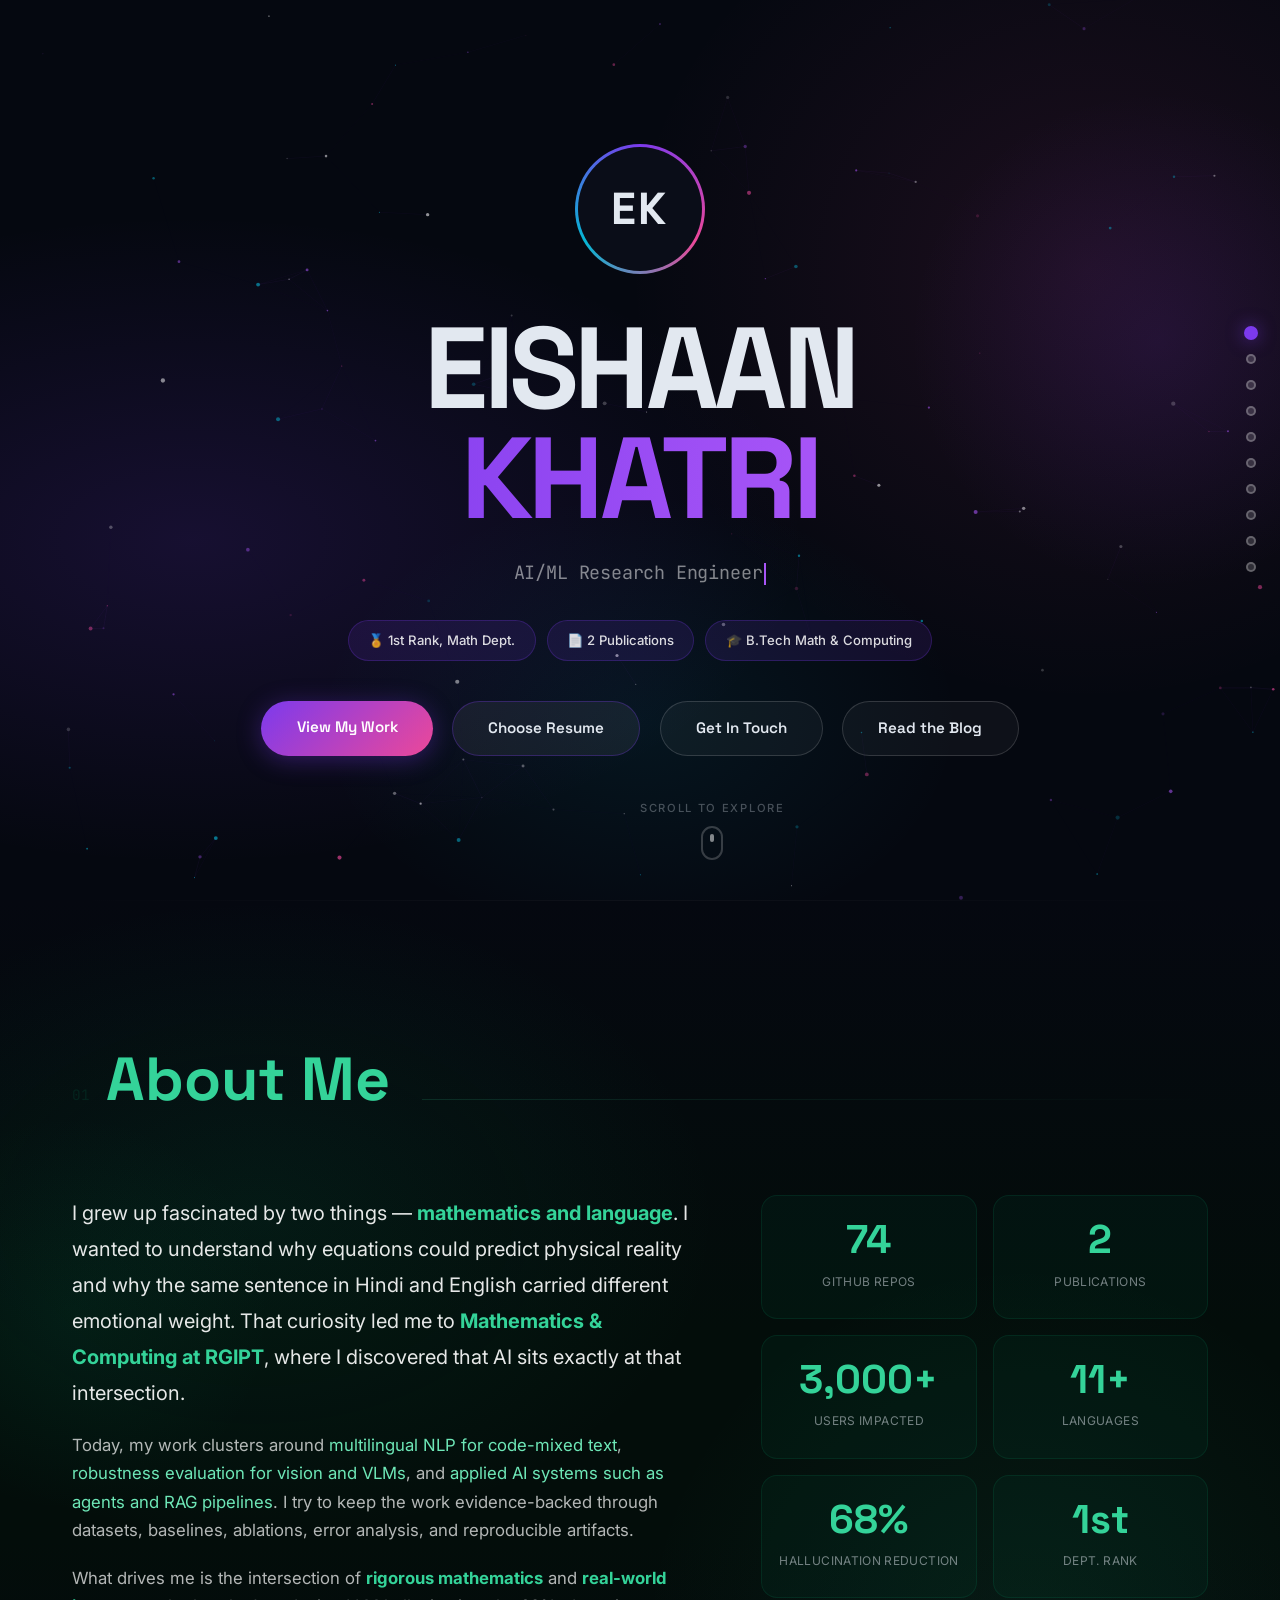
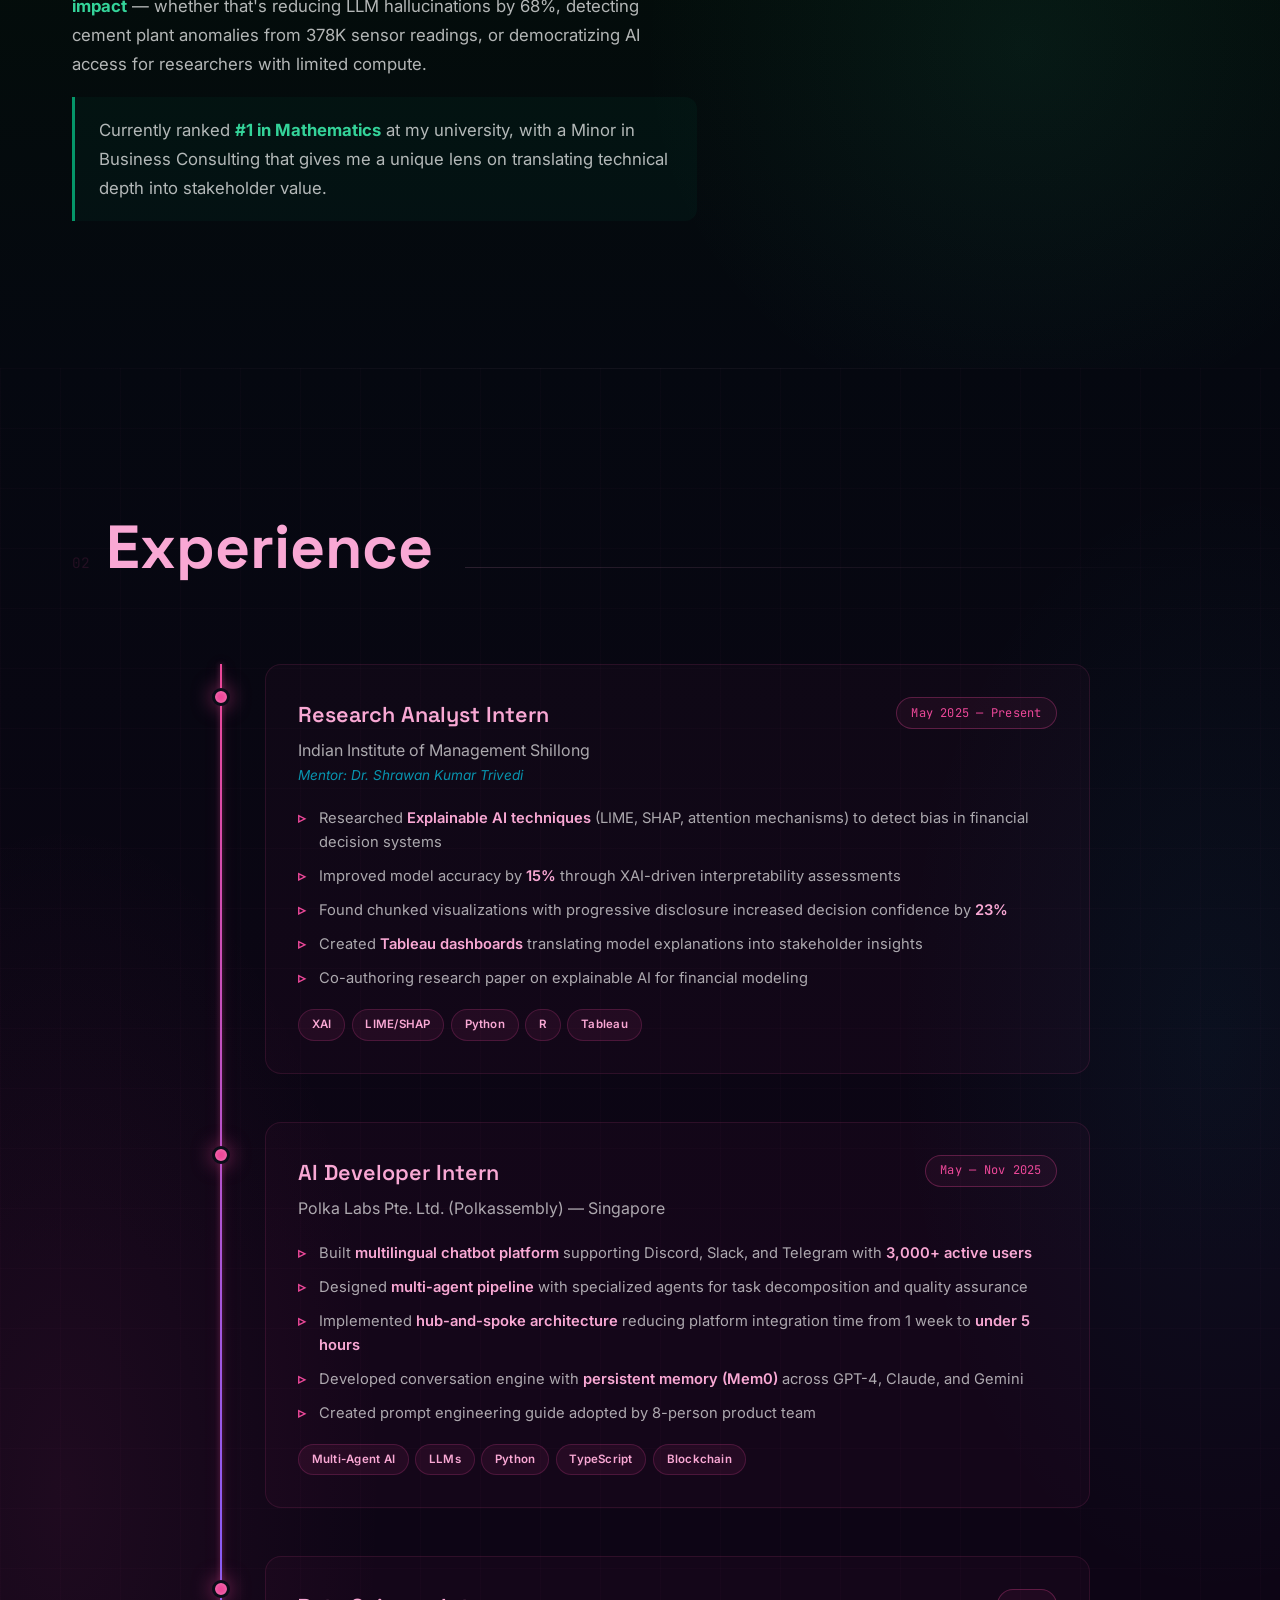
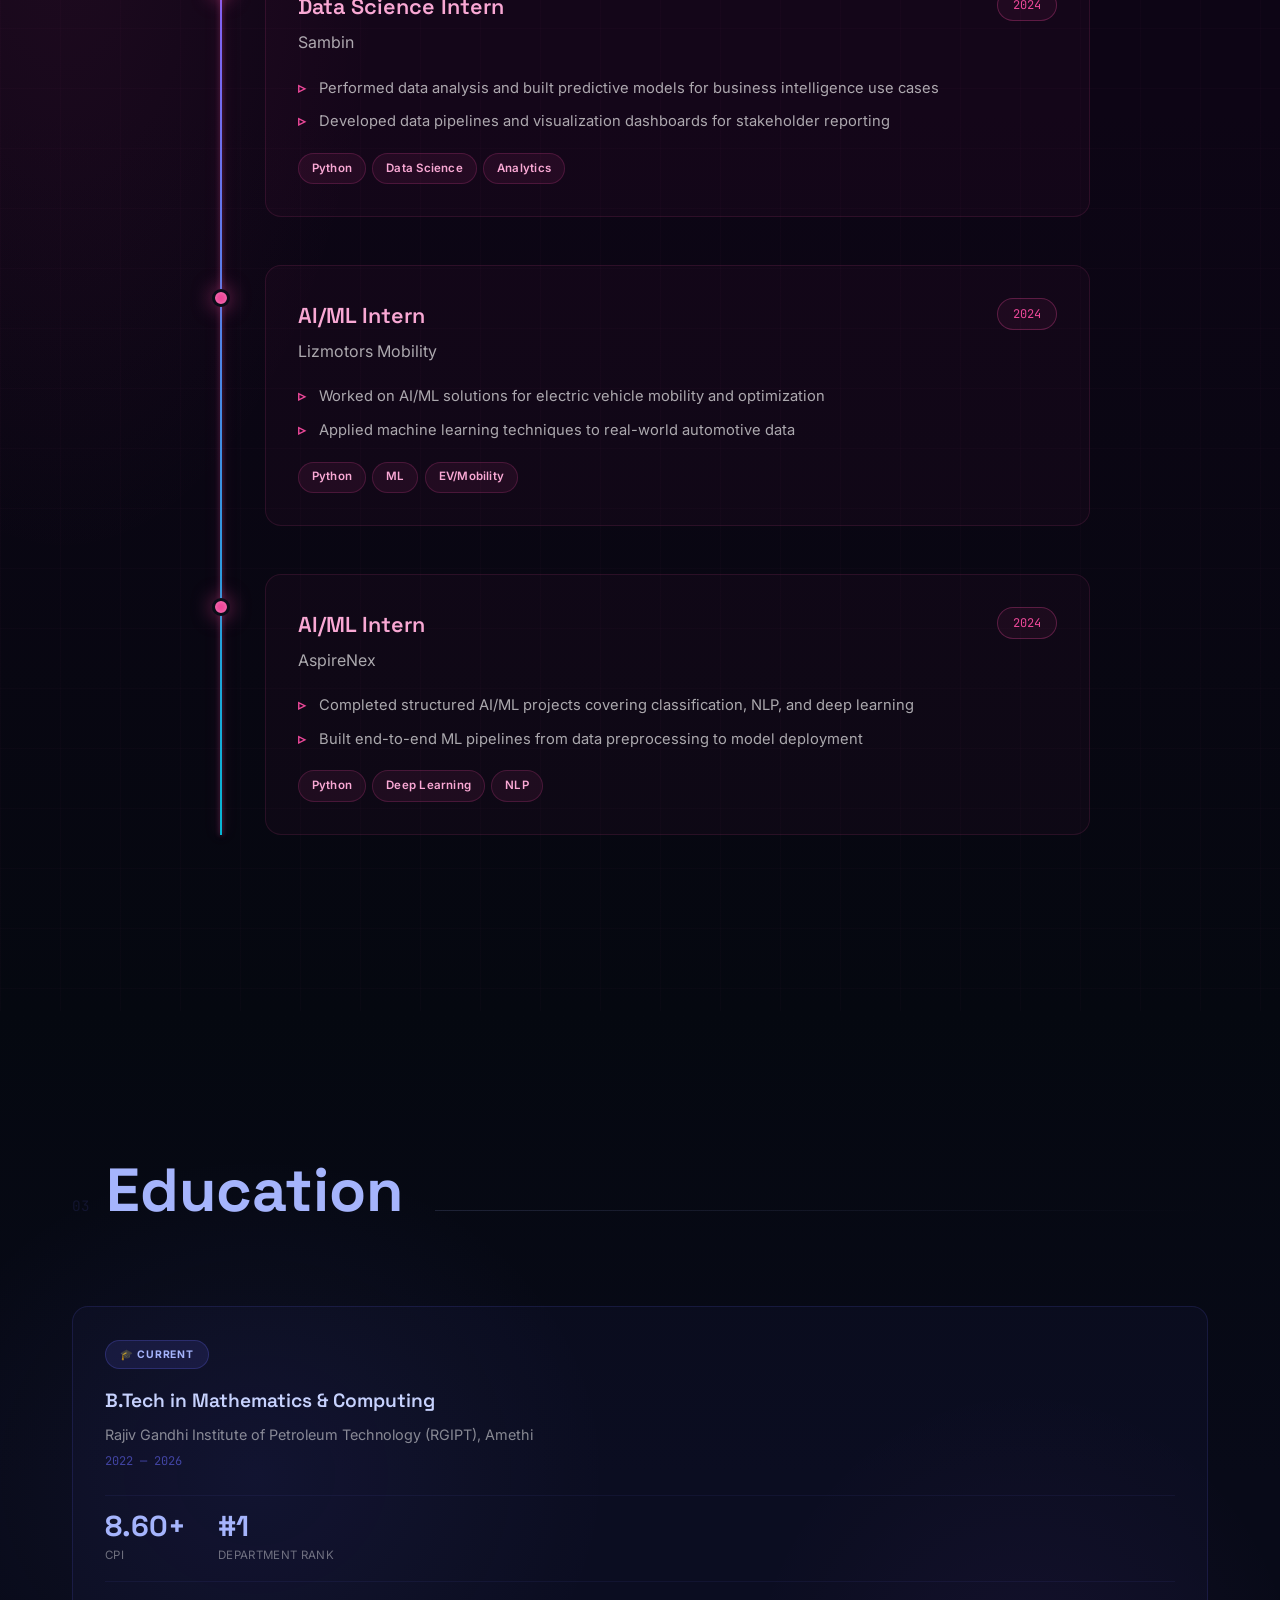
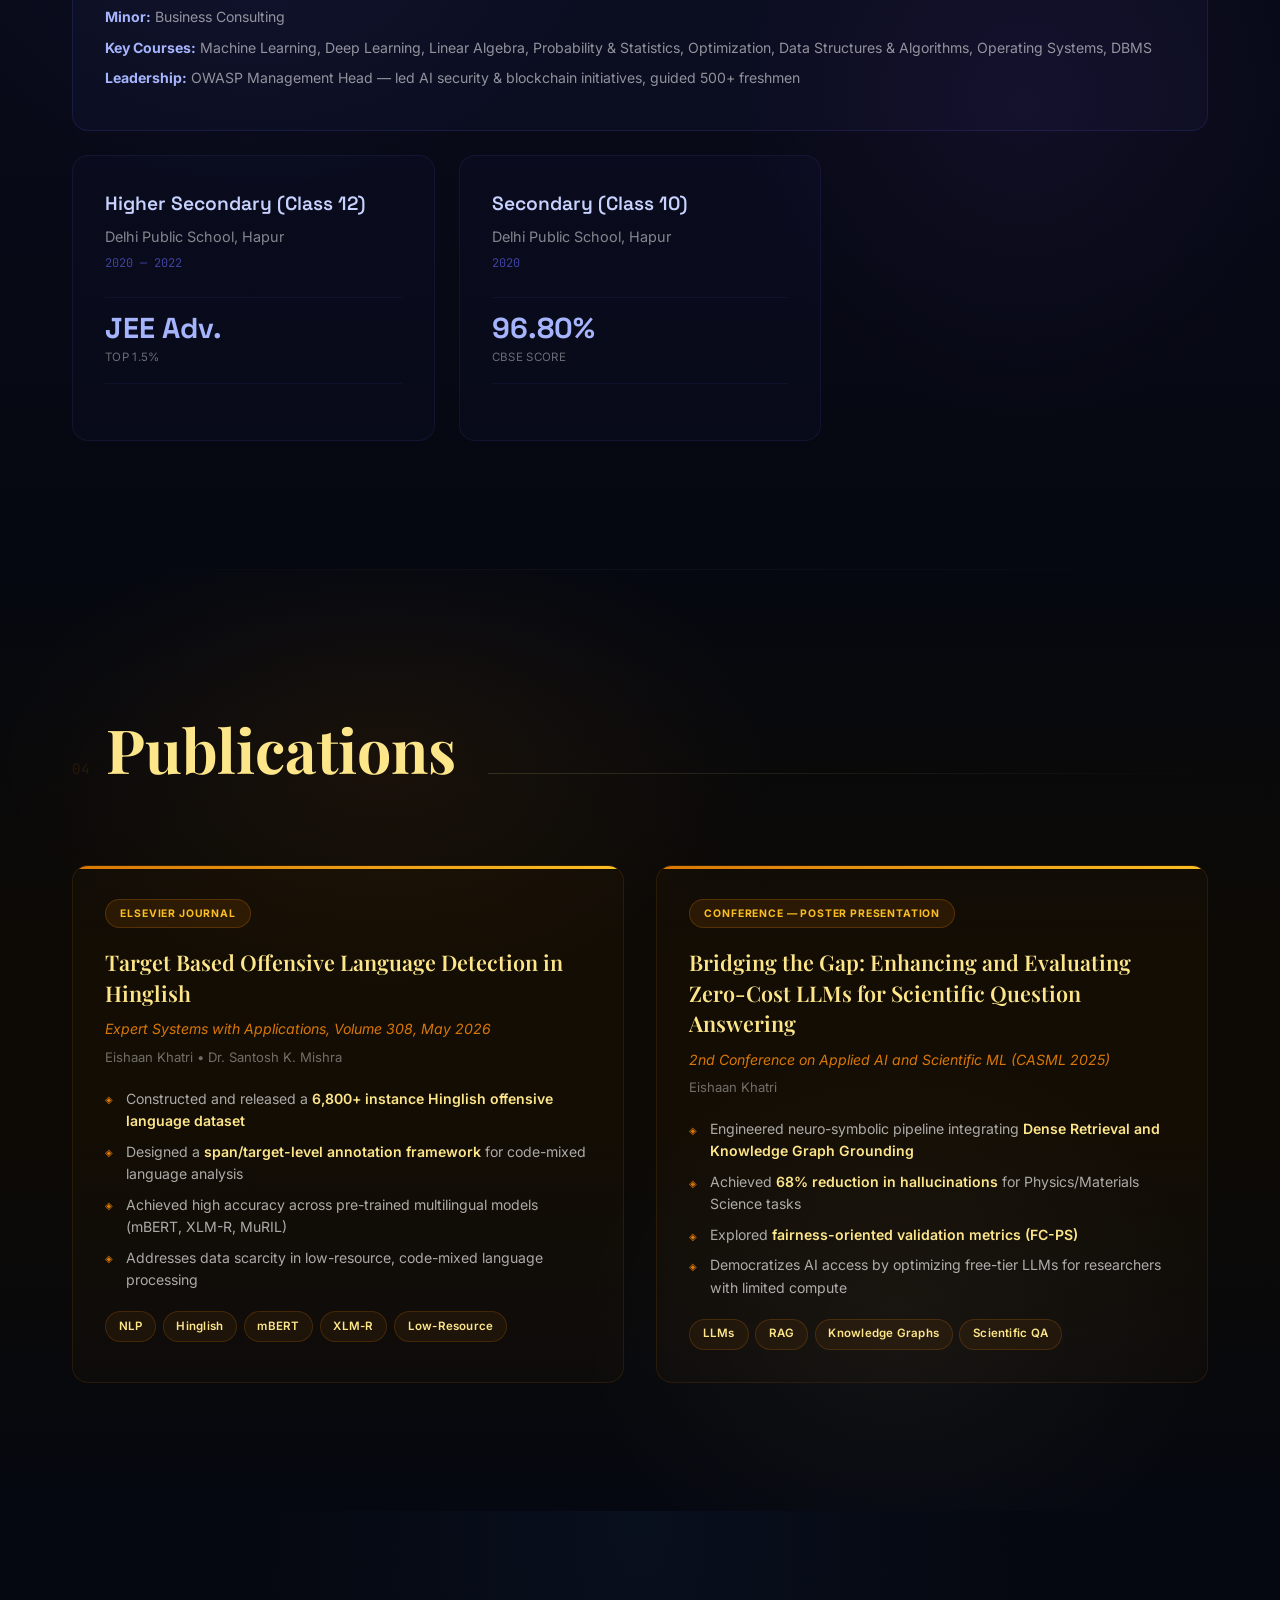
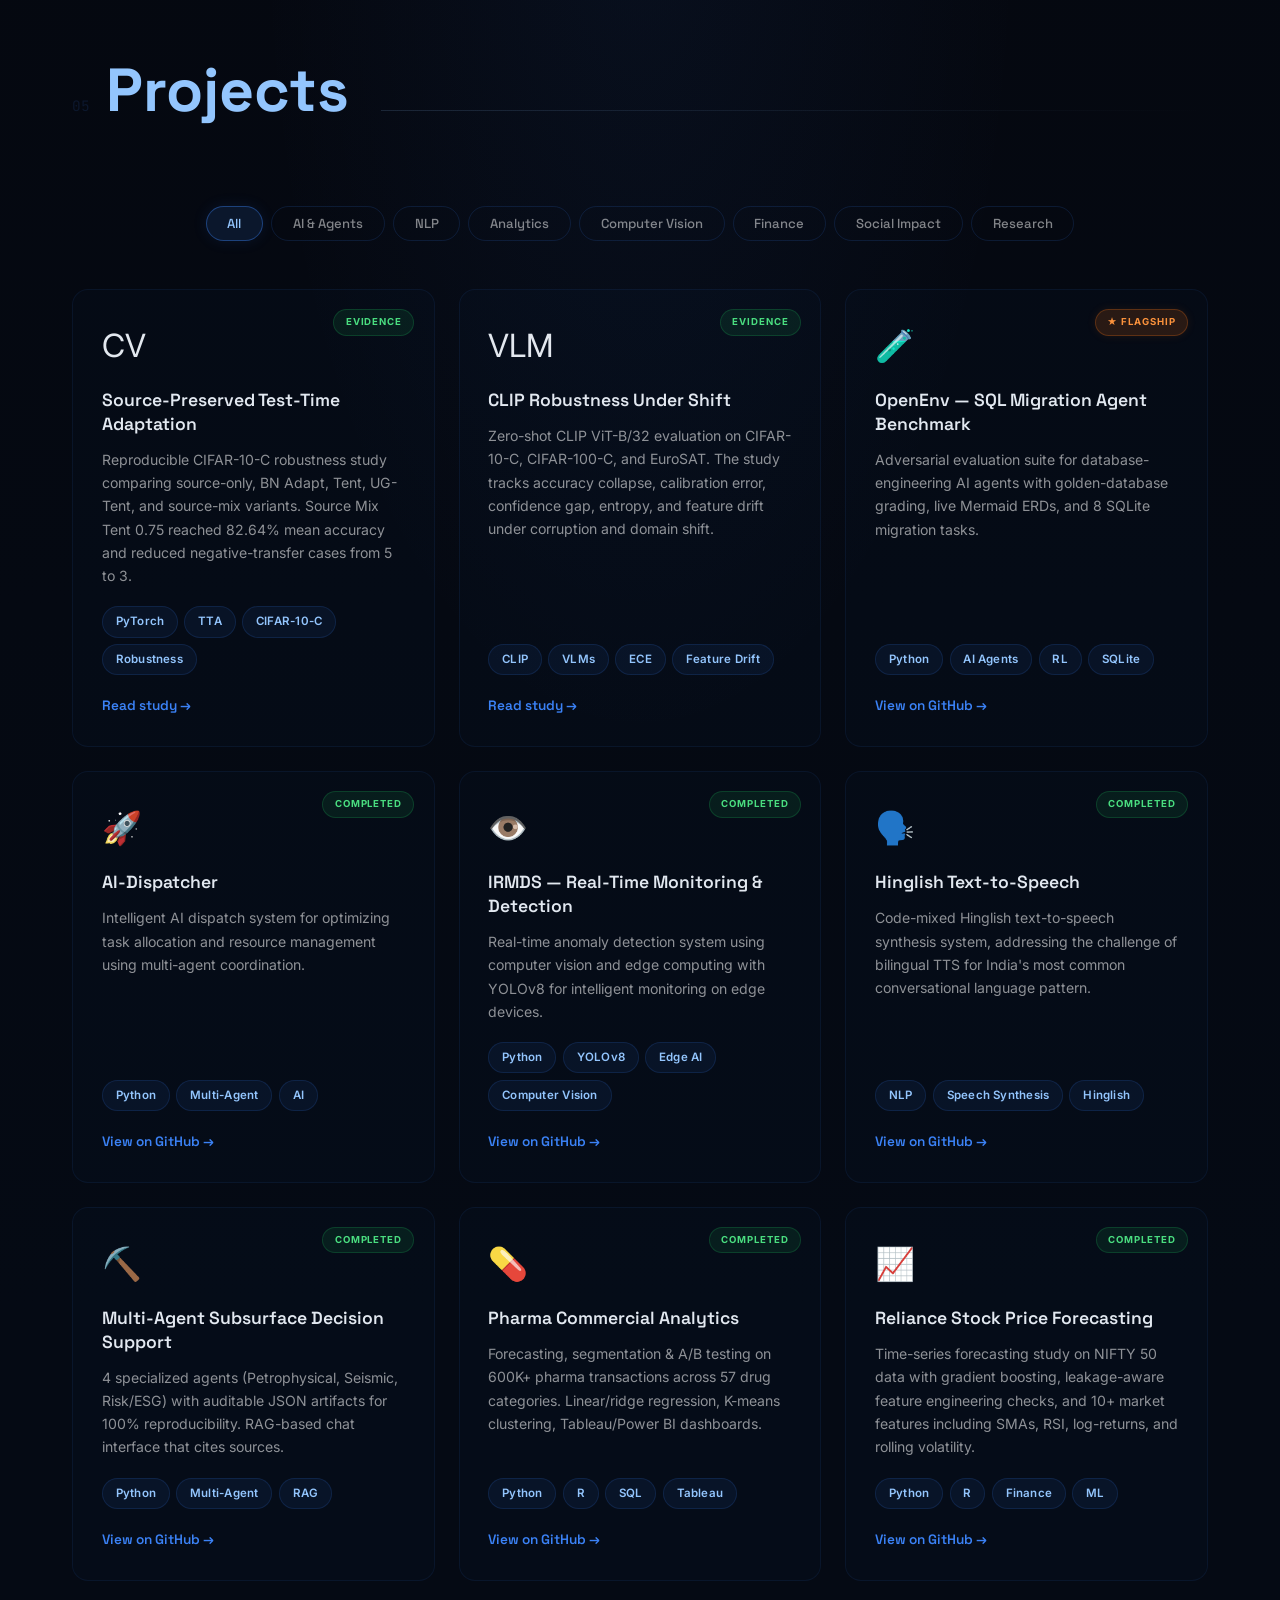
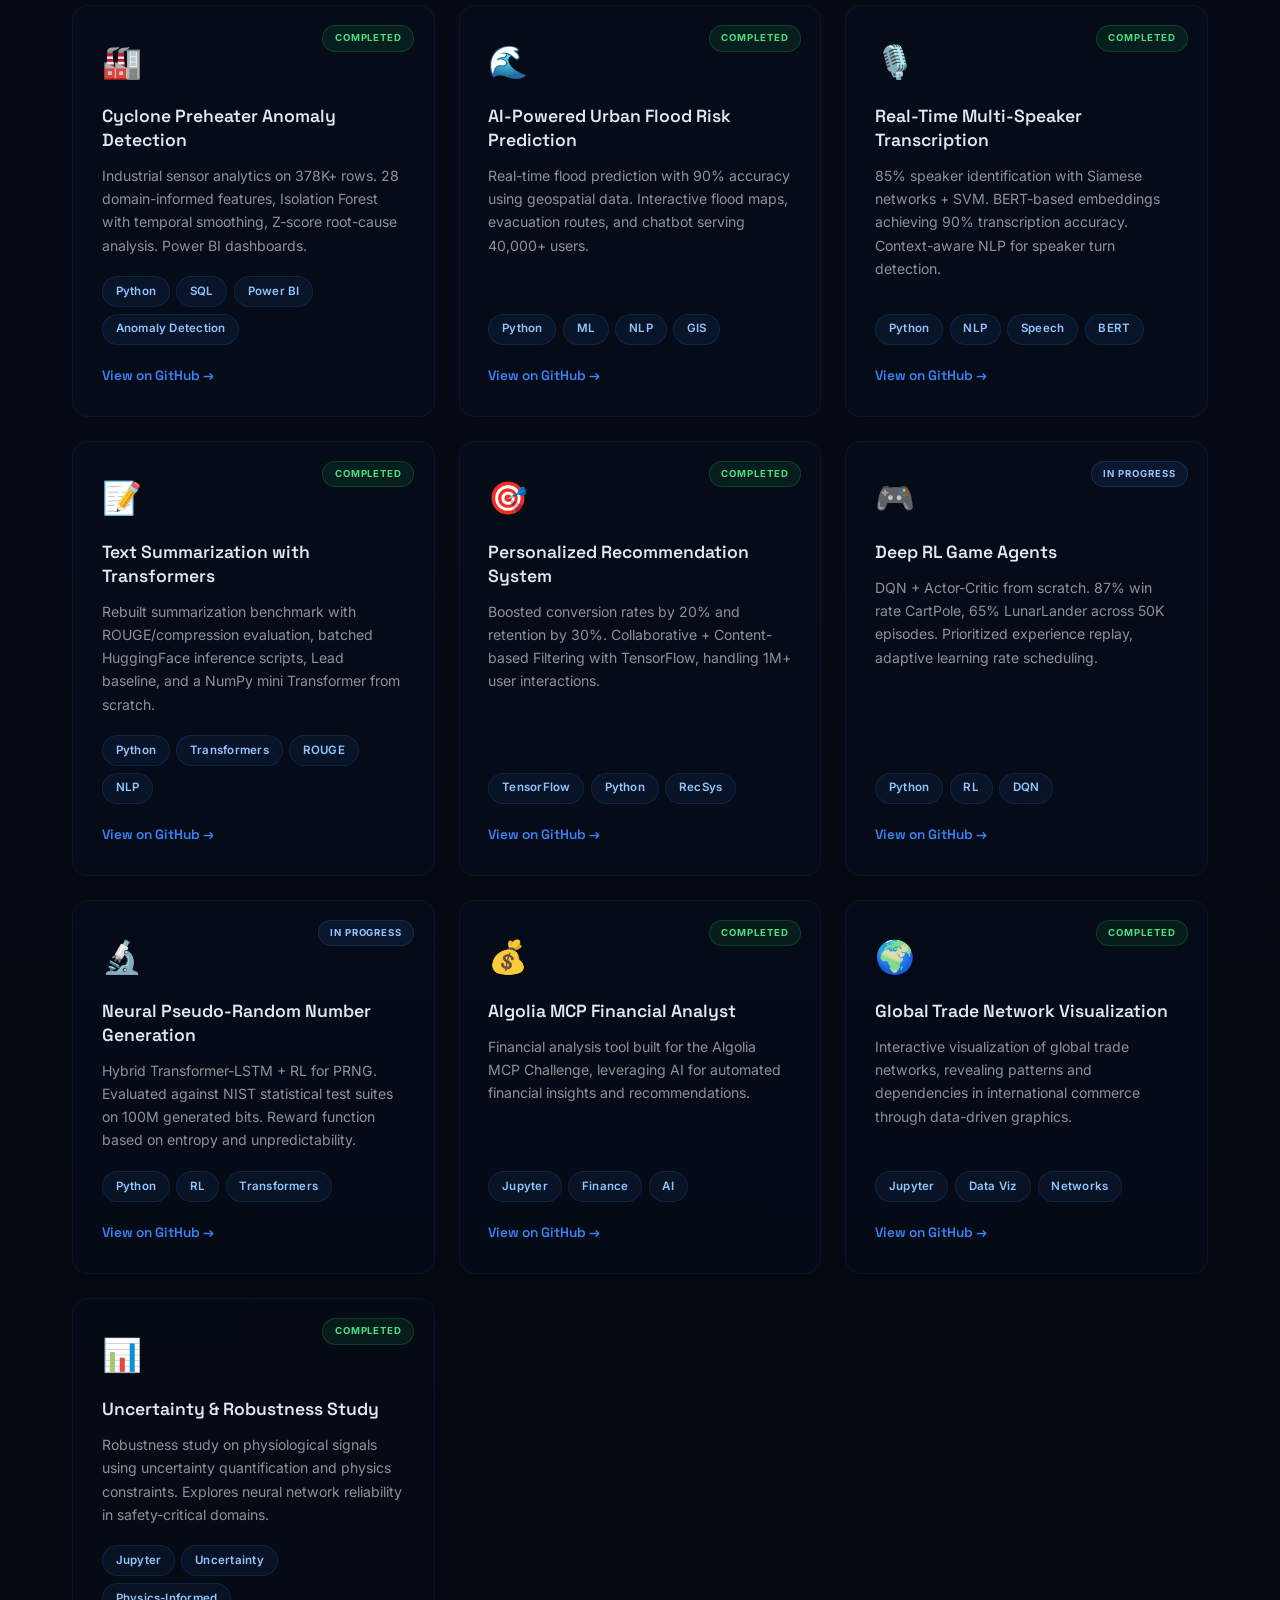
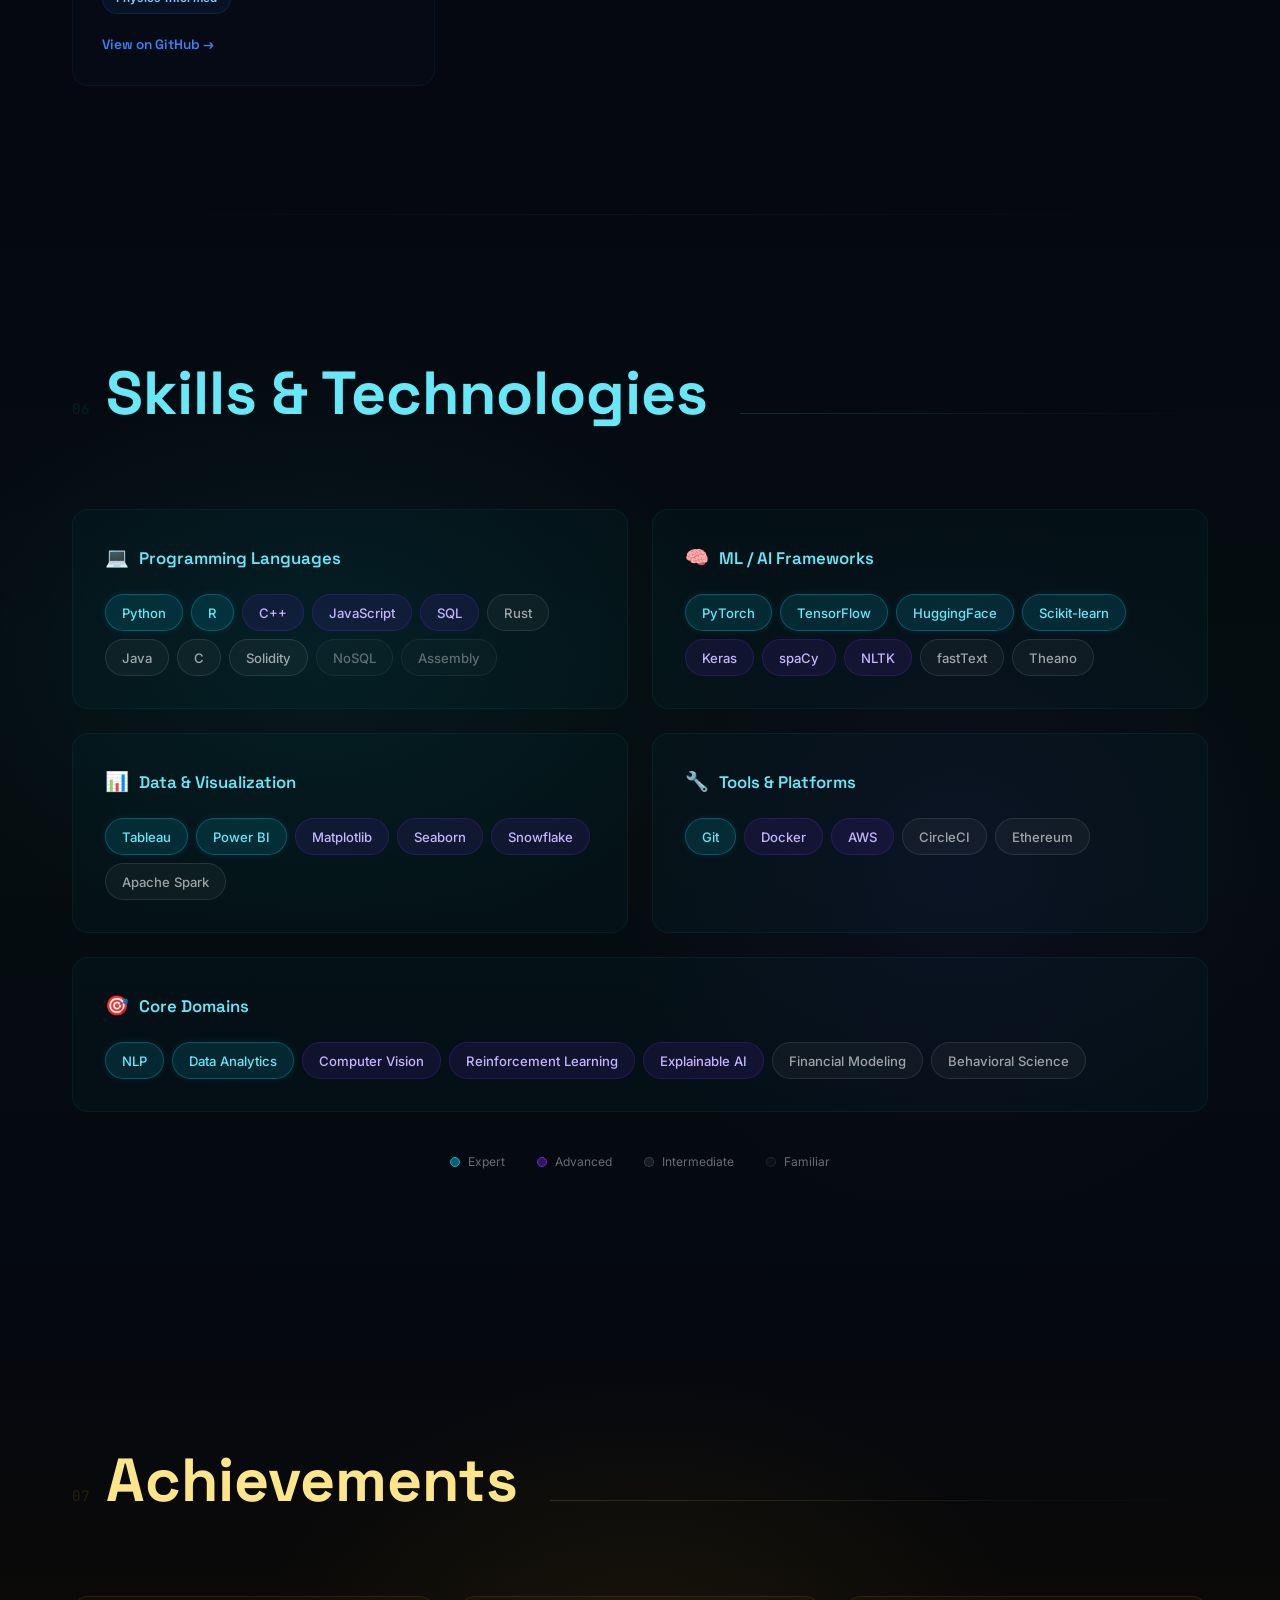
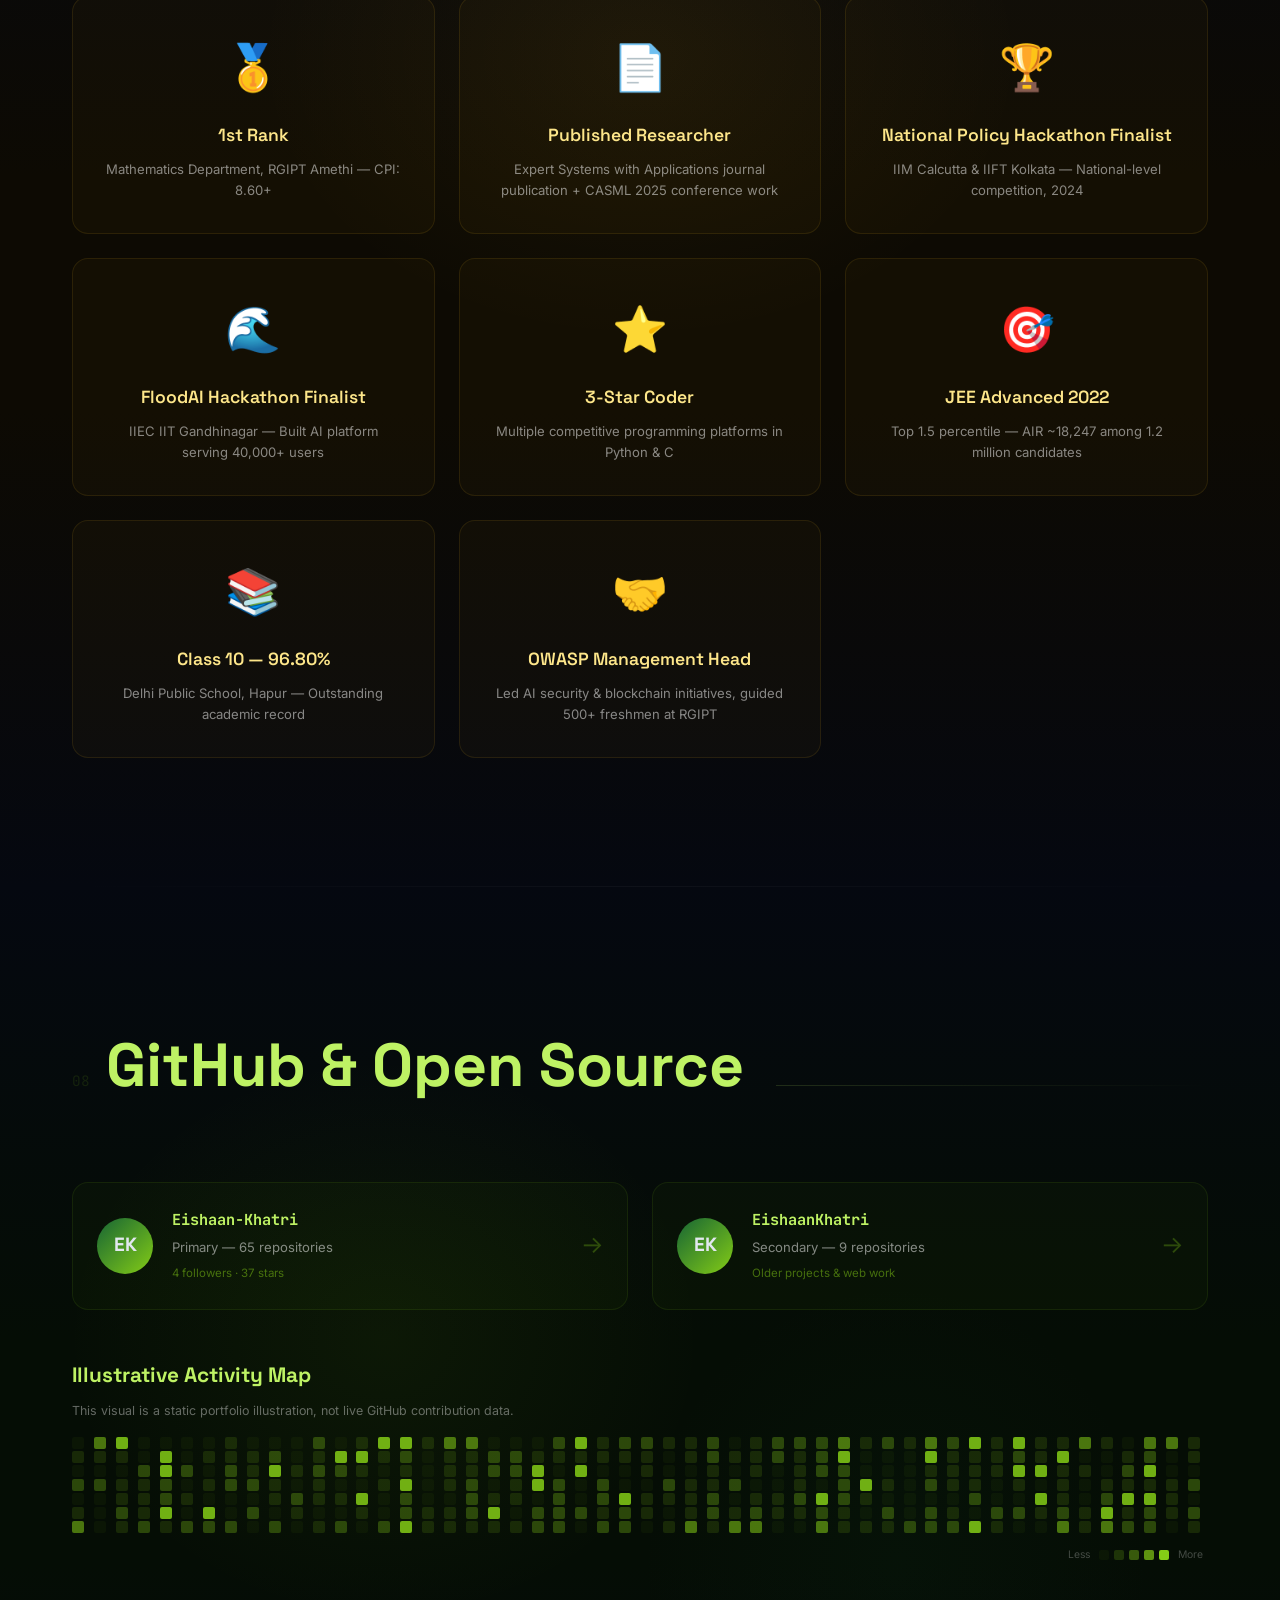
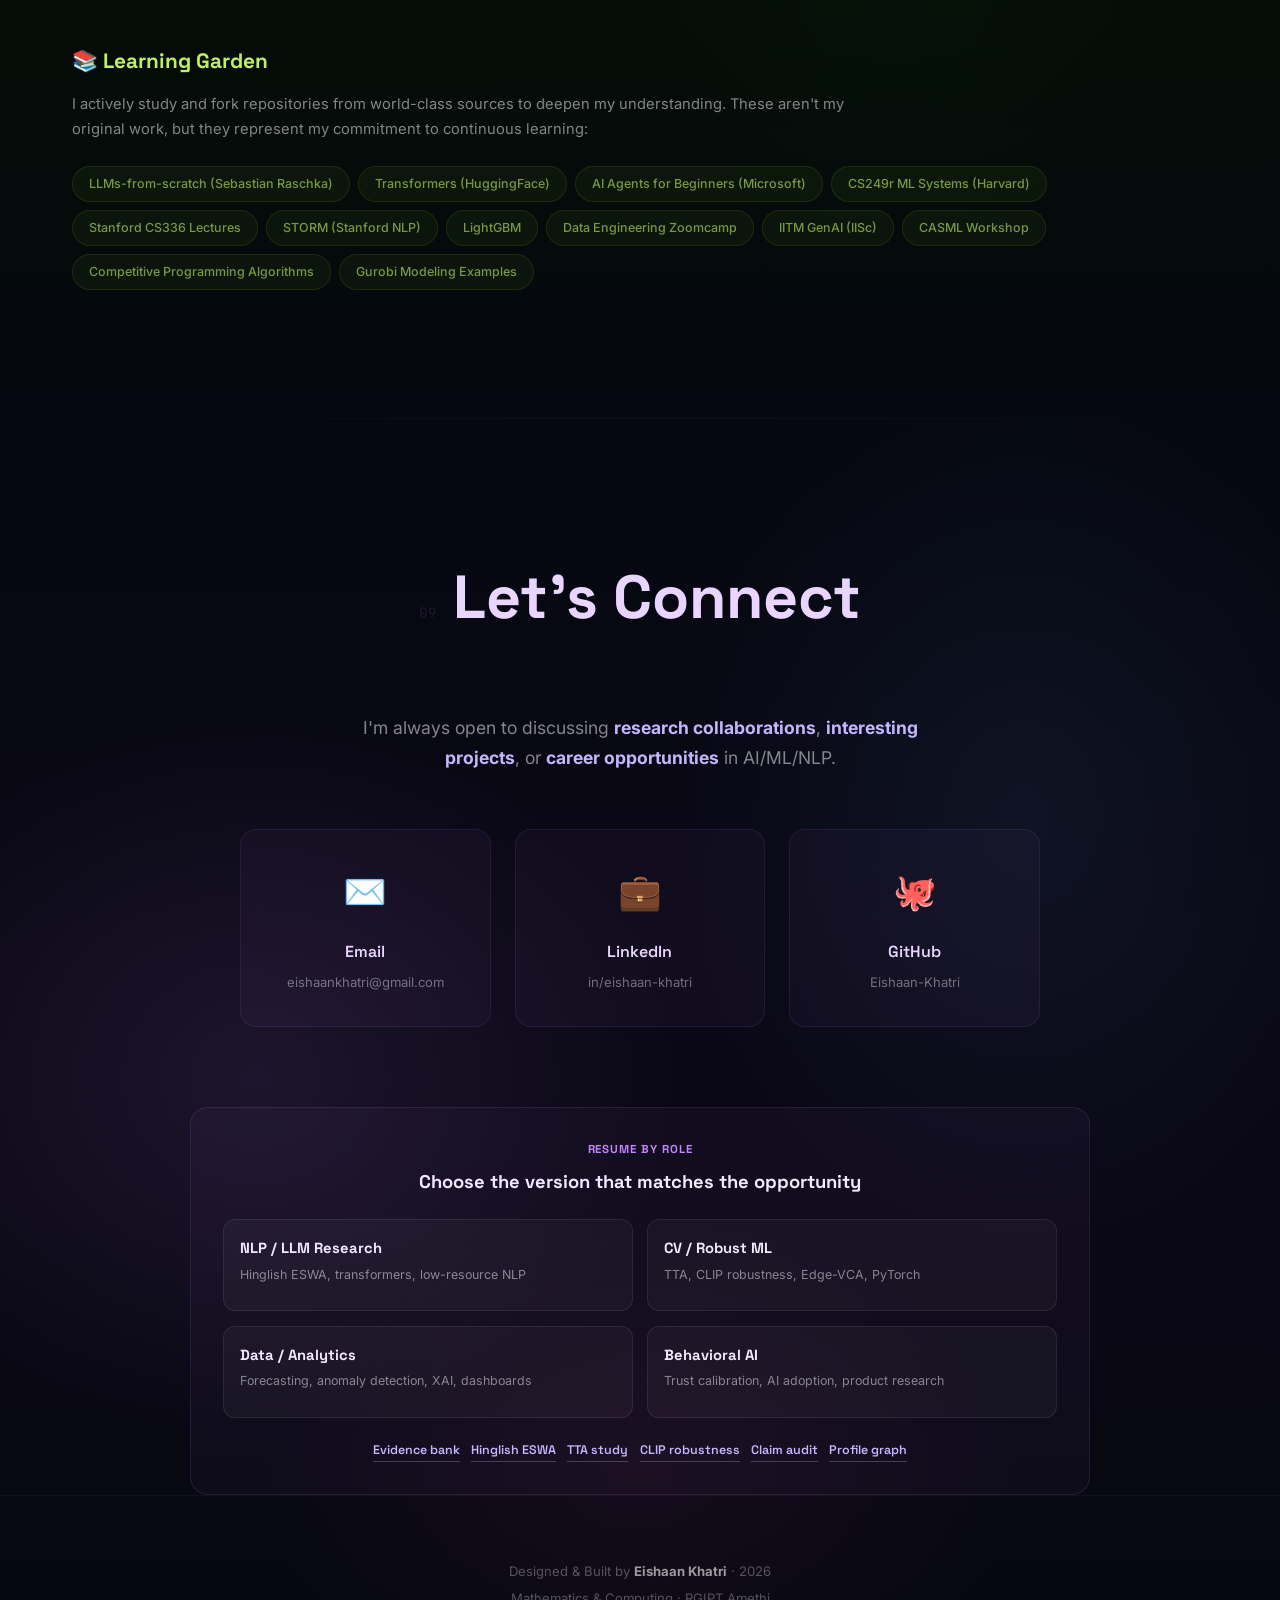
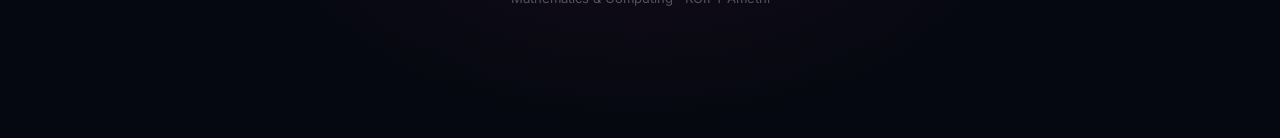
<file: index.html>
<!DOCTYPE html>
<html lang="en">
<head>
  <meta charset="UTF-8">
  <meta name="viewport" content="width=device-width, initial-scale=1.0">
  <title>Eishaan Khatri — AI/ML Research Engineer</title>
  <meta name="description" content="Portfolio of Eishaan Khatri — Mathematics & Computing at RGIPT. Work across multilingual NLP, robustness evaluation, computer vision, and applied AI systems.">
  <meta name="keywords" content="Eishaan Khatri, AI ML Research Engineer, NLP, Machine Learning, Robustness, Computer Vision, RGIPT, Elsevier, Multi-Agent AI">
  <meta name="author" content="Eishaan Khatri">

  <!-- Open Graph -->
  <meta property="og:title" content="Eishaan Khatri — AI/ML Research Engineer">
  <meta property="og:description" content="Multilingual NLP, robustness evaluation, and applied AI systems.">
  <meta property="og:type" content="website">
  <meta property="og:url" content="https://eishaan-khatri.github.io/">

  <!-- Twitter -->
  <meta name="twitter:card" content="summary_large_image">
  <meta name="twitter:title" content="Eishaan Khatri — AI/ML Research Engineer">
  <meta name="twitter:description" content="Multilingual NLP, robustness evaluation, and applied AI systems.">

  <!-- Favicon -->
  <link rel="icon" type="image/svg+xml" href="favicon.svg">
  <meta name="theme-color" content="#050810">

  <!-- Fonts -->
  <link rel="preconnect" href="https://fonts.googleapis.com">
  <link rel="preconnect" href="https://fonts.gstatic.com" crossorigin>
  <link href="https://fonts.googleapis.com/css2?family=Space+Grotesk:wght@300;400;500;600;700&family=Inter:wght@300;400;500;600;700&family=Playfair+Display:ital,wght@0,400;0,600;0,700;1,400&family=JetBrains+Mono:wght@400;500&display=swap" rel="stylesheet">
  <link rel="stylesheet" href="style.css">
</head>
<body>

  <!-- ═══════════════════════════════════════════ -->
  <!-- LOADING SCREEN (#7)                        -->
  <!-- ═══════════════════════════════════════════ -->
  <div class="loader" id="loader">
    <div class="loader__ring">
      <span class="loader__monogram">EK</span>
    </div>
    <p class="loader__text">Loading portfolio...</p>
  </div>

  <!-- ═══════════════════════════════════════════ -->
  <!-- NAVIGATION                                  -->
  <!-- ═══════════════════════════════════════════ -->
  <nav class="side-nav" id="sideNav">
    <a href="#hero" class="nav-dot active" data-section="hero" data-label="Home" aria-label="Home"></a>
    <a href="#about" class="nav-dot" data-section="about" data-label="About" aria-label="About"></a>
    <a href="#experience" class="nav-dot" data-section="experience" data-label="Experience" aria-label="Experience"></a>
    <a href="#education" class="nav-dot" data-section="education" data-label="Education" aria-label="Education"></a>
    <a href="#publications" class="nav-dot" data-section="publications" data-label="Publications" aria-label="Publications"></a>
    <a href="#projects" class="nav-dot" data-section="projects" data-label="Projects" aria-label="Projects"></a>
    <a href="#skills" class="nav-dot" data-section="skills" data-label="Skills" aria-label="Skills"></a>
    <a href="#achievements" class="nav-dot" data-section="achievements" data-label="Achievements" aria-label="Achievements"></a>
    <a href="#github" class="nav-dot" data-section="github" data-label="GitHub" aria-label="GitHub"></a>
    <a href="#contact" class="nav-dot" data-section="contact" data-label="Contact" aria-label="Contact"></a>
  </nav>

  <!-- Mobile Nav -->
  <header class="mobile-header" id="mobileHeader">
    <span class="mobile-logo">EK</span>
    <button class="hamburger" id="hamburger" aria-label="Open menu">
      <span></span><span></span><span></span>
    </button>
  </header>
  <div class="mobile-menu" id="mobileMenu">
    <a href="#hero" class="mobile-link">Home</a>
    <a href="#about" class="mobile-link">About</a>
    <a href="#experience" class="mobile-link">Experience</a>
    <a href="#education" class="mobile-link">Education</a>
    <a href="#publications" class="mobile-link">Publications</a>
    <a href="#projects" class="mobile-link">Projects</a>
    <a href="#skills" class="mobile-link">Skills</a>
    <a href="#achievements" class="mobile-link">Achievements</a>
    <a href="#github" class="mobile-link">GitHub</a>
    <a href="#contact" class="mobile-link">Contact</a>
    <a href="blog.html" class="mobile-link">Writing</a>
  </div>

  <!-- ═══════════════════════════════════════════ -->
  <!-- SECTION 1: HERO — COSMOS THEME             -->
  <!-- ═══════════════════════════════════════════ -->
  <section id="hero" class="section section--hero" data-theme="cosmos">
    <canvas id="particleCanvas"></canvas>
    <div class="hero__content">
      <div class="hero__avatar">
        <div class="avatar-ring">
          <span class="avatar-monogram">EK</span>
        </div>
      </div>
      <h1 class="hero__name" id="heroName">
        <span class="name-line">EISHAAN</span>
        <span class="name-line name-line--accent">KHATRI</span>
      </h1>
      <p class="hero__subtitle" id="heroSubtitle"></p>
      <div class="hero__badges">
        <span class="hero-badge">🏅 1st Rank, Math Dept.</span>
        <span class="hero-badge">📄 2 Publications</span>
        <span class="hero-badge">🎓 B.Tech Math & Computing</span>
      </div>
      <div class="hero__cta">
        <a href="#projects" class="btn btn--primary"><span>View My Work</span></a>
        <a href="#resume" class="btn btn--resume"><span>Choose Resume</span></a>
        <a href="#contact" class="btn btn--ghost"><span>Get In Touch</span></a>
        <a href="blog.html" class="btn btn--ghost"><span>Read the Blog</span></a>
      </div>
    </div>
    <div class="scroll-indicator" id="scrollIndicator">
      <span class="scroll-text">Scroll to explore</span>
      <div class="scroll-arrow"></div>
    </div>
  </section>

  <!-- ═══════════════════════════════════════════ -->
  <!-- SECTION 2: ABOUT — NEURAL THEME            -->
  <!-- ═══════════════════════════════════════════ -->
  <section id="about" class="section section--about" data-theme="neural">
    <div class="section__bg-pattern neural-grid"></div>
    <div class="container">
      <h2 class="section-title" data-animate="fade-up">
        <span class="section-number">01</span>
        About Me
      </h2>
      <div class="about__layout">
        <div class="about__text" data-animate="fade-right">
          <p class="about__intro">
            I grew up fascinated by two things — <strong>mathematics and language</strong>. I wanted to understand why equations could predict physical reality and why the same sentence in Hindi and English carried different emotional weight. That curiosity led me to <strong>Mathematics & Computing at RGIPT</strong>, where I discovered that AI sits exactly at that intersection.
          </p>
          <p>
            Today, my work clusters around <em>multilingual NLP for code-mixed text</em>, <em>robustness evaluation for vision and VLMs</em>, and <em>applied AI systems such as agents and RAG pipelines</em>. I try to keep the work evidence-backed through datasets, baselines, ablations, error analysis, and reproducible artifacts.
          </p>
          <p>
            What drives me is the intersection of <strong>rigorous mathematics</strong> and <strong>real-world impact</strong> — whether that's reducing LLM hallucinations by 68%, detecting cement plant anomalies from 378K sensor readings, or democratizing AI access for researchers with limited compute.
          </p>
          <p class="about__highlight">
            Currently ranked <strong>#1 in Mathematics</strong> at my university, with a Minor in Business Consulting that gives me a unique lens on translating technical depth into stakeholder value.
          </p>
        </div>
        <div class="about__stats" data-animate="fade-left">
          <div class="stat-card">
            <span class="stat-number" data-count="74">0</span>
            <span class="stat-label">GitHub Repos</span>
          </div>
          <div class="stat-card">
            <span class="stat-number" data-count="2">0</span>
            <span class="stat-label">Publications</span>
          </div>
          <div class="stat-card">
            <span class="stat-number" data-count="3000" data-suffix="+">0</span>
            <span class="stat-label">Users Impacted</span>
          </div>
          <div class="stat-card">
            <span class="stat-number" data-count="11" data-suffix="+">0</span>
            <span class="stat-label">Languages</span>
          </div>
          <div class="stat-card">
            <span class="stat-number" data-count="68" data-suffix="%">0</span>
            <span class="stat-label">Hallucination Reduction</span>
          </div>
          <div class="stat-card">
            <span class="stat-number" data-count="1" data-suffix="st">0</span>
            <span class="stat-label">Dept. Rank</span>
          </div>
        </div>
      </div>
    </div>
  </section>

  <!-- ═══════════════════════════════════════════ -->
  <!-- SECTION 3: EXPERIENCE — CYBERPUNK THEME     -->
  <!-- ═══════════════════════════════════════════ -->
  <section id="experience" class="section section--experience" data-theme="cyberpunk">
    <div class="section__bg-pattern cyber-lines"></div>
    <div class="container">
      <h2 class="section-title" data-animate="fade-up">
        <span class="section-number">02</span>
        Experience
      </h2>
      <div class="timeline">
        <!-- IIM Shillong -->
        <div class="timeline__item" data-animate="fade-right">
          <div class="timeline__marker"></div>
          <div class="timeline__card">
            <div class="timeline__header">
              <div>
                <h3 class="timeline__role">Research Analyst Intern</h3>
                <p class="timeline__company">Indian Institute of Management Shillong</p>
                <p class="timeline__mentor">Mentor: Dr. Shrawan Kumar Trivedi</p>
              </div>
              <span class="timeline__date">May 2025 — Present</span>
            </div>
            <ul class="timeline__details">
              <li>Researched <strong>Explainable AI techniques</strong> (LIME, SHAP, attention mechanisms) to detect bias in financial decision systems</li>
              <li>Improved model accuracy by <strong>15%</strong> through XAI-driven interpretability assessments</li>
              <li>Found chunked visualizations with progressive disclosure increased decision confidence by <strong>23%</strong></li>
              <li>Created <strong>Tableau dashboards</strong> translating model explanations into stakeholder insights</li>
              <li>Co-authoring research paper on explainable AI for financial modeling</li>
            </ul>
            <div class="timeline__tags">
              <span class="tag">XAI</span>
              <span class="tag">LIME/SHAP</span>
              <span class="tag">Python</span>
              <span class="tag">R</span>
              <span class="tag">Tableau</span>
            </div>
          </div>
        </div>

        <!-- Polka Labs -->
        <div class="timeline__item" data-animate="fade-left">
          <div class="timeline__marker"></div>
          <div class="timeline__card">
            <div class="timeline__header">
              <div>
                <h3 class="timeline__role">AI Developer Intern</h3>
                <p class="timeline__company">Polka Labs Pte. Ltd. (Polkassembly) — Singapore</p>
              </div>
              <span class="timeline__date">May — Nov 2025</span>
            </div>
            <ul class="timeline__details">
              <li>Built <strong>multilingual chatbot platform</strong> supporting Discord, Slack, and Telegram with <strong>3,000+ active users</strong></li>
              <li>Designed <strong>multi-agent pipeline</strong> with specialized agents for task decomposition and quality assurance</li>
              <li>Implemented <strong>hub-and-spoke architecture</strong> reducing platform integration time from 1 week to <strong>under 5 hours</strong></li>
              <li>Developed conversation engine with <strong>persistent memory (Mem0)</strong> across GPT-4, Claude, and Gemini</li>
              <li>Created prompt engineering guide adopted by 8-person product team</li>
            </ul>
            <div class="timeline__tags">
              <span class="tag">Multi-Agent AI</span>
              <span class="tag">LLMs</span>
              <span class="tag">Python</span>
              <span class="tag">TypeScript</span>
              <span class="tag">Blockchain</span>
            </div>
          </div>
        </div>

        <!-- Sambin (#10) -->
        <div class="timeline__item" data-animate="fade-right">
          <div class="timeline__marker"></div>
          <div class="timeline__card">
            <div class="timeline__header">
              <div>
                <h3 class="timeline__role">Data Science Intern</h3>
                <p class="timeline__company">Sambin</p>
              </div>
              <span class="timeline__date">2024</span>
            </div>
            <ul class="timeline__details">
              <li>Performed data analysis and built predictive models for business intelligence use cases</li>
              <li>Developed data pipelines and visualization dashboards for stakeholder reporting</li>
            </ul>
            <div class="timeline__tags">
              <span class="tag">Python</span>
              <span class="tag">Data Science</span>
              <span class="tag">Analytics</span>
            </div>
          </div>
        </div>

        <!-- Lizmotors (#10) -->
        <div class="timeline__item" data-animate="fade-left">
          <div class="timeline__marker"></div>
          <div class="timeline__card">
            <div class="timeline__header">
              <div>
                <h3 class="timeline__role">AI/ML Intern</h3>
                <p class="timeline__company">Lizmotors Mobility</p>
              </div>
              <span class="timeline__date">2024</span>
            </div>
            <ul class="timeline__details">
              <li>Worked on AI/ML solutions for electric vehicle mobility and optimization</li>
              <li>Applied machine learning techniques to real-world automotive data</li>
            </ul>
            <div class="timeline__tags">
              <span class="tag">Python</span>
              <span class="tag">ML</span>
              <span class="tag">EV/Mobility</span>
            </div>
          </div>
        </div>

        <!-- AspireNex (#10) -->
        <div class="timeline__item" data-animate="fade-right">
          <div class="timeline__marker"></div>
          <div class="timeline__card">
            <div class="timeline__header">
              <div>
                <h3 class="timeline__role">AI/ML Intern</h3>
                <p class="timeline__company">AspireNex</p>
              </div>
              <span class="timeline__date">2024</span>
            </div>
            <ul class="timeline__details">
              <li>Completed structured AI/ML projects covering classification, NLP, and deep learning</li>
              <li>Built end-to-end ML pipelines from data preprocessing to model deployment</li>
            </ul>
            <div class="timeline__tags">
              <span class="tag">Python</span>
              <span class="tag">Deep Learning</span>
              <span class="tag">NLP</span>
            </div>
          </div>
        </div>
      </div>
    </div>
  </section>

  <!-- ═══════════════════════════════════════════ -->
  <!-- SECTION 3.5: EDUCATION — PRISM THEME (#5)  -->
  <!-- ═══════════════════════════════════════════ -->
  <section id="education" class="section section--education" data-theme="prism">
    <div class="section__bg-pattern prism-bg"></div>
    <div class="container">
      <h2 class="section-title" data-animate="fade-up">
        <span class="section-number">03</span>
        Education
      </h2>
      <div class="education__grid">
        <!-- RGIPT -->
        <div class="edu-card edu-card--primary" data-animate="fade-up">
          <div class="edu-card__badge">🎓 Current</div>
          <div class="edu-card__header">
            <h3 class="edu-card__degree">B.Tech in Mathematics & Computing</h3>
            <p class="edu-card__school">Rajiv Gandhi Institute of Petroleum Technology (RGIPT), Amethi</p>
            <p class="edu-card__period">2022 — 2026</p>
          </div>
          <div class="edu-card__stats">
            <div class="edu-stat">
              <span class="edu-stat__value">8.60+</span>
              <span class="edu-stat__label">CPI</span>
            </div>
            <div class="edu-stat">
              <span class="edu-stat__value">#1</span>
              <span class="edu-stat__label">Department Rank</span>
            </div>
          </div>
          <div class="edu-card__details">
            <p><strong>Minor:</strong> Business Consulting</p>
            <p><strong>Key Courses:</strong> Machine Learning, Deep Learning, Linear Algebra, Probability & Statistics, Optimization, Data Structures & Algorithms, Operating Systems, DBMS</p>
            <p><strong>Leadership:</strong> OWASP Management Head — led AI security & blockchain initiatives, guided 500+ freshmen</p>
          </div>
        </div>

        <!-- School -->
        <div class="edu-card" data-animate="fade-up">
          <div class="edu-card__header">
            <h3 class="edu-card__degree">Higher Secondary (Class 12)</h3>
            <p class="edu-card__school">Delhi Public School, Hapur</p>
            <p class="edu-card__period">2020 — 2022</p>
          </div>
          <div class="edu-card__stats">
            <div class="edu-stat">
              <span class="edu-stat__value">JEE Adv.</span>
              <span class="edu-stat__label">Top 1.5%</span>
            </div>
          </div>
        </div>

        <div class="edu-card" data-animate="fade-up">
          <div class="edu-card__header">
            <h3 class="edu-card__degree">Secondary (Class 10)</h3>
            <p class="edu-card__school">Delhi Public School, Hapur</p>
            <p class="edu-card__period">2020</p>
          </div>
          <div class="edu-card__stats">
            <div class="edu-stat">
              <span class="edu-stat__value">96.80%</span>
              <span class="edu-stat__label">CBSE Score</span>
            </div>
          </div>
        </div>
      </div>
    </div>
  </section>

  <!-- ═══════════════════════════════════════════ -->
  <!-- SECTION 4: PUBLICATIONS — LIBRARY THEME     -->
  <!-- ═══════════════════════════════════════════ -->
  <section id="publications" class="section section--publications" data-theme="library">
    <div class="section__bg-pattern paper-texture"></div>
    <div class="container">
      <h2 class="section-title" data-animate="fade-up">
        <span class="section-number">04</span>
        Publications
      </h2>
      <div class="publications__grid">
        <!-- Paper 1 -->
        <article class="pub-card" data-animate="fade-up">
          <div class="pub-card__badge">Elsevier Journal</div>
          <h3 class="pub-card__title">Target Based Offensive Language Detection in Hinglish</h3>
          <p class="pub-card__venue">Expert Systems with Applications, Volume 308, May 2026</p>
          <p class="pub-card__authors">Eishaan Khatri • Dr. Santosh K. Mishra</p>
          <ul class="pub-card__highlights">
            <li>Constructed and released a <strong>6,800+ instance Hinglish offensive language dataset</strong></li>
            <li>Designed a <strong>span/target-level annotation framework</strong> for code-mixed language analysis</li>
            <li>Achieved high accuracy across pre-trained multilingual models (mBERT, XLM-R, MuRIL)</li>
            <li>Addresses data scarcity in low-resource, code-mixed language processing</li>
          </ul>
          <div class="pub-card__tags">
            <span class="tag">NLP</span>
            <span class="tag">Hinglish</span>
            <span class="tag">mBERT</span>
            <span class="tag">XLM-R</span>
            <span class="tag">Low-Resource</span>
          </div>
        </article>

        <!-- Paper 2 -->
        <article class="pub-card" data-animate="fade-up">
          <div class="pub-card__badge">Conference — Poster Presentation</div>
          <h3 class="pub-card__title">Bridging the Gap: Enhancing and Evaluating Zero-Cost LLMs for Scientific Question Answering</h3>
          <p class="pub-card__venue">2nd Conference on Applied AI and Scientific ML (CASML 2025)</p>
          <p class="pub-card__authors">Eishaan Khatri</p>
          <ul class="pub-card__highlights">
            <li>Engineered neuro-symbolic pipeline integrating <strong>Dense Retrieval and Knowledge Graph Grounding</strong></li>
            <li>Achieved <strong>68% reduction in hallucinations</strong> for Physics/Materials Science tasks</li>
            <li>Explored <strong>fairness-oriented validation metrics (FC-PS)</strong></li>
            <li>Democratizes AI access by optimizing free-tier LLMs for researchers with limited compute</li>
          </ul>
          <div class="pub-card__tags">
            <span class="tag">LLMs</span>
            <span class="tag">RAG</span>
            <span class="tag">Knowledge Graphs</span>
            <span class="tag">Scientific QA</span>
          </div>
        </article>
      </div>
    </div>
  </section>

  <!-- ═══════════════════════════════════════════ -->
  <!-- SECTION 5: PROJECTS — LAB THEME            -->
  <!-- ═══════════════════════════════════════════ -->
  <section id="projects" class="section section--projects" data-theme="lab">
    <div class="container">
      <h2 class="section-title" data-animate="fade-up">
        <span class="section-number">05</span>
        Projects
      </h2>

      <!-- Filter Bar -->
      <div class="filter-bar" data-animate="fade-up">
        <button class="filter-btn active" data-filter="all">All</button>
        <button class="filter-btn" data-filter="ai-agents">AI & Agents</button>
        <button class="filter-btn" data-filter="nlp">NLP</button>
        <button class="filter-btn" data-filter="analytics">Analytics</button>
        <button class="filter-btn" data-filter="cv">Computer Vision</button>
        <button class="filter-btn" data-filter="finance">Finance</button>
        <button class="filter-btn" data-filter="social">Social Impact</button>
        <button class="filter-btn" data-filter="research">Research</button>
      </div>

      <!-- Projects Grid -->
      <div class="projects__grid" id="projectsGrid">

        <!-- Robust ML Evidence -->
        <article class="project-card" data-category="cv" data-animate="zoom-in">
          <div class="project-card__icon">CV</div>
          <div class="project-card__status status--complete">Evidence</div>
          <h3 class="project-card__title">Source-Preserved Test-Time Adaptation</h3>
          <p class="project-card__desc">Reproducible CIFAR-10-C robustness study comparing source-only, BN Adapt, Tent, UG-Tent, and source-mix variants. Source Mix Tent 0.75 reached 82.64% mean accuracy and reduced negative-transfer cases from 5 to 3.</p>
          <div class="project-card__tags">
            <span class="tag">PyTorch</span>
            <span class="tag">TTA</span>
            <span class="tag">CIFAR-10-C</span>
            <span class="tag">Robustness</span>
          </div>
          <a href="job_shortlisting_system/TTA_Study_Summary.md" target="_blank" rel="noopener" class="project-card__link">Read study →</a>
        </article>

        <!-- CLIP Robustness Evidence -->
        <article class="project-card" data-category="cv" data-animate="zoom-in">
          <div class="project-card__icon">VLM</div>
          <div class="project-card__status status--complete">Evidence</div>
          <h3 class="project-card__title">CLIP Robustness Under Shift</h3>
          <p class="project-card__desc">Zero-shot CLIP ViT-B/32 evaluation on CIFAR-10-C, CIFAR-100-C, and EuroSAT. The study tracks accuracy collapse, calibration error, confidence gap, entropy, and feature drift under corruption and domain shift.</p>
          <div class="project-card__tags">
            <span class="tag">CLIP</span>
            <span class="tag">VLMs</span>
            <span class="tag">ECE</span>
            <span class="tag">Feature Drift</span>
          </div>
          <a href="job_shortlisting_system/CLIP_Robustness_Summary.md" target="_blank" rel="noopener" class="project-card__link">Read study →</a>
        </article>

        <!-- 1. OpenEnv -->
        <article class="project-card" data-category="ai-agents" data-animate="zoom-in">
          <div class="project-card__icon">🧪</div>
          <div class="project-card__status status--flagship">★ Flagship</div>
          <h3 class="project-card__title">OpenEnv — SQL Migration Agent Benchmark</h3>
          <p class="project-card__desc">Adversarial evaluation suite for database-engineering AI agents with golden-database grading, live Mermaid ERDs, and 8 SQLite migration tasks.</p>
          <div class="project-card__tags">
            <span class="tag">Python</span>
            <span class="tag">AI Agents</span>
            <span class="tag">RL</span>
            <span class="tag">SQLite</span>
          </div>
          <a href="https://github.com/Eishaan-Khatri/sql-migration-env" target="_blank" rel="noopener" class="project-card__link">View on GitHub →</a>
        </article>

        <!-- 2. AI Dispatcher -->
        <article class="project-card" data-category="ai-agents" data-animate="zoom-in">
          <div class="project-card__icon">🚀</div>
          <div class="project-card__status status--complete">Completed</div>
          <h3 class="project-card__title">AI-Dispatcher</h3>
          <p class="project-card__desc">Intelligent AI dispatch system for optimizing task allocation and resource management using multi-agent coordination.</p>
          <div class="project-card__tags">
            <span class="tag">Python</span>
            <span class="tag">Multi-Agent</span>
            <span class="tag">AI</span>
          </div>
          <a href="https://github.com/Eishaan-Khatri/AI-Dispatcher" target="_blank" rel="noopener" class="project-card__link">View on GitHub →</a>
        </article>

        <!-- 3. IRMDS -->
        <article class="project-card" data-category="cv" data-animate="zoom-in">
          <div class="project-card__icon">👁️</div>
          <div class="project-card__status status--complete">Completed</div>
          <h3 class="project-card__title">IRMDS — Real-Time Monitoring & Detection</h3>
          <p class="project-card__desc">Real-time anomaly detection system using computer vision and edge computing with YOLOv8 for intelligent monitoring on edge devices.</p>
          <div class="project-card__tags">
            <span class="tag">Python</span>
            <span class="tag">YOLOv8</span>
            <span class="tag">Edge AI</span>
            <span class="tag">Computer Vision</span>
          </div>
          <a href="https://github.com/Eishaan-Khatri/IRMDS" target="_blank" rel="noopener" class="project-card__link">View on GitHub →</a>
        </article>

        <!-- 4. Hinglish TTS -->
        <article class="project-card" data-category="nlp" data-animate="zoom-in">
          <div class="project-card__icon">🗣️</div>
          <div class="project-card__status status--complete">Completed</div>
          <h3 class="project-card__title">Hinglish Text-to-Speech</h3>
          <p class="project-card__desc">Code-mixed Hinglish text-to-speech synthesis system, addressing the challenge of bilingual TTS for India's most common conversational language pattern.</p>
          <div class="project-card__tags">
            <span class="tag">NLP</span>
            <span class="tag">Speech Synthesis</span>
            <span class="tag">Hinglish</span>
          </div>
          <a href="https://github.com/Eishaan-Khatri/hinglish-tts" target="_blank" rel="noopener" class="project-card__link">View on GitHub →</a>
        </article>

        <!-- 5. Multi-Agent Subsurface -->
        <article class="project-card" data-category="ai-agents" data-animate="zoom-in">
          <div class="project-card__icon">⛏️</div>
          <div class="project-card__status status--complete">Completed</div>
          <h3 class="project-card__title">Multi-Agent Subsurface Decision Support</h3>
          <p class="project-card__desc">4 specialized agents (Petrophysical, Seismic, Risk/ESG) with auditable JSON artifacts for 100% reproducibility. RAG-based chat interface that cites sources.</p>
          <div class="project-card__tags">
            <span class="tag">Python</span>
            <span class="tag">Multi-Agent</span>
            <span class="tag">RAG</span>
          </div>
          <a href="https://github.com/EishaanKhatri/drilling_mvp" target="_blank" rel="noopener" class="project-card__link">View on GitHub →</a>
        </article>

        <!-- 6. Pharma Analytics -->
        <article class="project-card" data-category="analytics" data-animate="zoom-in">
          <div class="project-card__icon">💊</div>
          <div class="project-card__status status--complete">Completed</div>
          <h3 class="project-card__title">Pharma Commercial Analytics</h3>
          <p class="project-card__desc">Forecasting, segmentation & A/B testing on 600K+ pharma transactions across 57 drug categories. Linear/ridge regression, K-means clustering, Tableau/Power BI dashboards.</p>
          <div class="project-card__tags">
            <span class="tag">Python</span>
            <span class="tag">R</span>
            <span class="tag">SQL</span>
            <span class="tag">Tableau</span>
          </div>
          <a href="https://github.com/Eishaan-Khatri/Pharma-Commercial-Analytics" target="_blank" rel="noopener" class="project-card__link">View on GitHub →</a>
        </article>

        <!-- 7. Reliance Stock Forecasting -->
        <article class="project-card" data-category="finance" data-animate="zoom-in">
          <div class="project-card__icon">📈</div>
          <div class="project-card__status status--complete">Completed</div>
          <h3 class="project-card__title">Reliance Stock Price Forecasting</h3>
          <p class="project-card__desc">Time-series forecasting study on NIFTY 50 data with gradient boosting, leakage-aware feature engineering checks, and 10+ market features including SMAs, RSI, log-returns, and rolling volatility.</p>
          <div class="project-card__tags">
            <span class="tag">Python</span>
            <span class="tag">R</span>
            <span class="tag">Finance</span>
            <span class="tag">ML</span>
          </div>
          <a href="https://github.com/Eishaan-Khatri/Reliance-Stock-Forecasting" target="_blank" rel="noopener" class="project-card__link">View on GitHub →</a>
        </article>

        <!-- 8. Cyclone Preheater -->
        <article class="project-card" data-category="analytics" data-animate="zoom-in">
          <div class="project-card__icon">🏭</div>
          <div class="project-card__status status--complete">Completed</div>
          <h3 class="project-card__title">Cyclone Preheater Anomaly Detection</h3>
          <p class="project-card__desc">Industrial sensor analytics on 378K+ rows. 28 domain-informed features, Isolation Forest with temporal smoothing, Z-score root-cause analysis. Power BI dashboards.</p>
          <div class="project-card__tags">
            <span class="tag">Python</span>
            <span class="tag">SQL</span>
            <span class="tag">Power BI</span>
            <span class="tag">Anomaly Detection</span>
          </div>
          <a href="https://github.com/Eishaan-Khatri/Cyclone-Preheater-Anomaly-Detection-System" target="_blank" rel="noopener" class="project-card__link">View on GitHub →</a>
        </article>

        <!-- 9. Flood Risk -->
        <article class="project-card" data-category="social" data-animate="zoom-in">
          <div class="project-card__icon">🌊</div>
          <div class="project-card__status status--complete">Completed</div>
          <h3 class="project-card__title">AI-Powered Urban Flood Risk Prediction</h3>
          <p class="project-card__desc">Real-time flood prediction with 90% accuracy using geospatial data. Interactive flood maps, evacuation routes, and chatbot serving 40,000+ users.</p>
          <div class="project-card__tags">
            <span class="tag">Python</span>
            <span class="tag">ML</span>
            <span class="tag">NLP</span>
            <span class="tag">GIS</span>
          </div>
          <a href="https://github.com/Eishaan-Khatri/AI-Powered-Urban-Flood-Risk-Prediction-Platform" target="_blank" rel="noopener" class="project-card__link">View on GitHub →</a>
        </article>

        <!-- 10. Real-Time Transcription -->
        <article class="project-card" data-category="nlp" data-animate="zoom-in">
          <div class="project-card__icon">🎙️</div>
          <div class="project-card__status status--complete">Completed</div>
          <h3 class="project-card__title">Real-Time Multi-Speaker Transcription</h3>
          <p class="project-card__desc">85% speaker identification with Siamese networks + SVM. BERT-based embeddings achieving 90% transcription accuracy. Context-aware NLP for speaker turn detection.</p>
          <div class="project-card__tags">
            <span class="tag">Python</span>
            <span class="tag">NLP</span>
            <span class="tag">Speech</span>
            <span class="tag">BERT</span>
          </div>
          <a href="https://github.com/Eishaan-Khatri" target="_blank" rel="noopener" class="project-card__link">View on GitHub →</a>
        </article>

        <!-- 11. Text Summarization -->
        <article class="project-card" data-category="nlp" data-animate="zoom-in">
          <div class="project-card__icon">📝</div>
          <div class="project-card__status status--complete">Completed</div>
          <h3 class="project-card__title">Text Summarization with Transformers</h3>
          <p class="project-card__desc">Rebuilt summarization benchmark with ROUGE/compression evaluation, batched HuggingFace inference scripts, Lead baseline, and a NumPy mini Transformer from scratch.</p>
          <div class="project-card__tags">
            <span class="tag">Python</span>
            <span class="tag">Transformers</span>
            <span class="tag">ROUGE</span>
            <span class="tag">NLP</span>
          </div>
          <a href="https://github.com/Eishaan-Khatri/Transformer-Text-Summarization" target="_blank" rel="noopener" class="project-card__link">View on GitHub →</a>
        </article>

        <!-- 12. Personalized Recommendation -->
        <article class="project-card" data-category="ai-agents" data-animate="zoom-in">
          <div class="project-card__icon">🎯</div>
          <div class="project-card__status status--complete">Completed</div>
          <h3 class="project-card__title">Personalized Recommendation System</h3>
          <p class="project-card__desc">Boosted conversion rates by 20% and retention by 30%. Collaborative + Content-based Filtering with TensorFlow, handling 1M+ user interactions.</p>
          <div class="project-card__tags">
            <span class="tag">TensorFlow</span>
            <span class="tag">Python</span>
            <span class="tag">RecSys</span>
          </div>
          <a href="https://github.com/Eishaan-Khatri/Personalized-Recommendation-System" target="_blank" rel="noopener" class="project-card__link">View on GitHub →</a>
        </article>

        <!-- 13. Deep RL Game Agents -->
        <article class="project-card" data-category="research" data-animate="zoom-in">
          <div class="project-card__icon">🎮</div>
          <div class="project-card__status status--progress">In Progress</div>
          <h3 class="project-card__title">Deep RL Game Agents</h3>
          <p class="project-card__desc">DQN + Actor-Critic from scratch. 87% win rate CartPole, 65% LunarLander across 50K episodes. Prioritized experience replay, adaptive learning rate scheduling.</p>
          <div class="project-card__tags">
            <span class="tag">Python</span>
            <span class="tag">RL</span>
            <span class="tag">DQN</span>
          </div>
          <a href="https://github.com/Eishaan-Khatri/RL_Project_Games" target="_blank" rel="noopener" class="project-card__link">View on GitHub →</a>
        </article>

        <!-- 14. Neural PRNG -->
        <article class="project-card" data-category="research" data-animate="zoom-in">
          <div class="project-card__icon">🔬</div>
          <div class="project-card__status status--progress">In Progress</div>
          <h3 class="project-card__title">Neural Pseudo-Random Number Generation</h3>
          <p class="project-card__desc">Hybrid Transformer-LSTM + RL for PRNG. Evaluated against NIST statistical test suites on 100M generated bits. Reward function based on entropy and unpredictability.</p>
          <div class="project-card__tags">
            <span class="tag">Python</span>
            <span class="tag">RL</span>
            <span class="tag">Transformers</span>
          </div>
          <a href="https://github.com/Eishaan-Khatri/prng_ISRO" target="_blank" rel="noopener" class="project-card__link">View on GitHub →</a>
        </article>

        <!-- 15. Algolia MCP -->
        <article class="project-card" data-category="finance" data-animate="zoom-in">
          <div class="project-card__icon">💰</div>
          <div class="project-card__status status--complete">Completed</div>
          <h3 class="project-card__title">Algolia MCP Financial Analyst</h3>
          <p class="project-card__desc">Financial analysis tool built for the Algolia MCP Challenge, leveraging AI for automated financial insights and recommendations.</p>
          <div class="project-card__tags">
            <span class="tag">Jupyter</span>
            <span class="tag">Finance</span>
            <span class="tag">AI</span>
          </div>
          <a href="https://github.com/Eishaan-Khatri/Algolia_MCP_Challenge_Financial_Analyst" target="_blank" rel="noopener" class="project-card__link">View on GitHub →</a>
        </article>

        <!-- 16. Global Trade -->
        <article class="project-card" data-category="analytics" data-animate="zoom-in">
          <div class="project-card__icon">🌍</div>
          <div class="project-card__status status--complete">Completed</div>
          <h3 class="project-card__title">Global Trade Network Visualization</h3>
          <p class="project-card__desc">Interactive visualization of global trade networks, revealing patterns and dependencies in international commerce through data-driven graphics.</p>
          <div class="project-card__tags">
            <span class="tag">Jupyter</span>
            <span class="tag">Data Viz</span>
            <span class="tag">Networks</span>
          </div>
          <a href="https://github.com/Eishaan-Khatri/Visualization-Global-Trade-Networks" target="_blank" rel="noopener" class="project-card__link">View on GitHub →</a>
        </article>

        <!-- 17. Uncertainty Study -->
        <article class="project-card" data-category="research" data-animate="zoom-in">
          <div class="project-card__icon">📊</div>
          <div class="project-card__status status--complete">Completed</div>
          <h3 class="project-card__title">Uncertainty & Robustness Study</h3>
          <p class="project-card__desc">Robustness study on physiological signals using uncertainty quantification and physics constraints. Explores neural network reliability in safety-critical domains.</p>
          <div class="project-card__tags">
            <span class="tag">Jupyter</span>
            <span class="tag">Uncertainty</span>
            <span class="tag">Physics-Informed</span>
          </div>
          <a href="https://github.com/Eishaan-Khatri/Uncertainty_Study" target="_blank" rel="noopener" class="project-card__link">View on GitHub →</a>
        </article>

      </div>
    </div>
  </section>

  <!-- ═══════════════════════════════════════════ -->
  <!-- SECTION 6: SKILLS — FLUID THEME            -->
  <!-- ═══════════════════════════════════════════ -->
  <section id="skills" class="section section--skills" data-theme="fluid">
    <div class="section__bg-pattern wave-bg"></div>
    <div class="container">
      <h2 class="section-title" data-animate="fade-up">
        <span class="section-number">06</span>
        Skills & Technologies
      </h2>
      <div class="skills__grid">

        <div class="skill-group" data-animate="fade-up">
          <h3 class="skill-group__title">
            <span class="skill-icon">💻</span>
            Programming Languages
          </h3>
          <div class="skill-bubbles">
            <span class="skill-bubble skill-bubble--expert">Python</span>
            <span class="skill-bubble skill-bubble--expert">R</span>
            <span class="skill-bubble skill-bubble--advanced">C++</span>
            <span class="skill-bubble skill-bubble--advanced">JavaScript</span>
            <span class="skill-bubble skill-bubble--advanced">SQL</span>
            <span class="skill-bubble skill-bubble--intermediate">Rust</span>
            <span class="skill-bubble skill-bubble--intermediate">Java</span>
            <span class="skill-bubble skill-bubble--intermediate">C</span>
            <span class="skill-bubble skill-bubble--intermediate">Solidity</span>
            <span class="skill-bubble skill-bubble--beginner">NoSQL</span>
            <span class="skill-bubble skill-bubble--beginner">Assembly</span>
          </div>
        </div>

        <div class="skill-group" data-animate="fade-up">
          <h3 class="skill-group__title">
            <span class="skill-icon">🧠</span>
            ML / AI Frameworks
          </h3>
          <div class="skill-bubbles">
            <span class="skill-bubble skill-bubble--expert">PyTorch</span>
            <span class="skill-bubble skill-bubble--expert">TensorFlow</span>
            <span class="skill-bubble skill-bubble--expert">HuggingFace</span>
            <span class="skill-bubble skill-bubble--expert">Scikit-learn</span>
            <span class="skill-bubble skill-bubble--advanced">Keras</span>
            <span class="skill-bubble skill-bubble--advanced">spaCy</span>
            <span class="skill-bubble skill-bubble--advanced">NLTK</span>
            <span class="skill-bubble skill-bubble--intermediate">fastText</span>
            <span class="skill-bubble skill-bubble--intermediate">Theano</span>
          </div>
        </div>

        <div class="skill-group" data-animate="fade-up">
          <h3 class="skill-group__title">
            <span class="skill-icon">📊</span>
            Data & Visualization
          </h3>
          <div class="skill-bubbles">
            <span class="skill-bubble skill-bubble--expert">Tableau</span>
            <span class="skill-bubble skill-bubble--expert">Power BI</span>
            <span class="skill-bubble skill-bubble--advanced">Matplotlib</span>
            <span class="skill-bubble skill-bubble--advanced">Seaborn</span>
            <span class="skill-bubble skill-bubble--advanced">Snowflake</span>
            <span class="skill-bubble skill-bubble--intermediate">Apache Spark</span>
          </div>
        </div>

        <div class="skill-group" data-animate="fade-up">
          <h3 class="skill-group__title">
            <span class="skill-icon">🔧</span>
            Tools & Platforms
          </h3>
          <div class="skill-bubbles">
            <span class="skill-bubble skill-bubble--expert">Git</span>
            <span class="skill-bubble skill-bubble--advanced">Docker</span>
            <span class="skill-bubble skill-bubble--advanced">AWS</span>
            <span class="skill-bubble skill-bubble--intermediate">CircleCI</span>
            <span class="skill-bubble skill-bubble--intermediate">Ethereum</span>
          </div>
        </div>

        <div class="skill-group" data-animate="fade-up">
          <h3 class="skill-group__title">
            <span class="skill-icon">🎯</span>
            Core Domains
          </h3>
          <div class="skill-bubbles">
            <span class="skill-bubble skill-bubble--expert">NLP</span>
            <span class="skill-bubble skill-bubble--expert">Data Analytics</span>
            <span class="skill-bubble skill-bubble--advanced">Computer Vision</span>
            <span class="skill-bubble skill-bubble--advanced">Reinforcement Learning</span>
            <span class="skill-bubble skill-bubble--advanced">Explainable AI</span>
            <span class="skill-bubble skill-bubble--intermediate">Financial Modeling</span>
            <span class="skill-bubble skill-bubble--intermediate">Behavioral Science</span>
          </div>
        </div>

      </div>

      <div class="skills__legend" data-animate="fade-up">
        <span class="legend-item"><span class="legend-dot legend-dot--expert"></span> Expert</span>
        <span class="legend-item"><span class="legend-dot legend-dot--advanced"></span> Advanced</span>
        <span class="legend-item"><span class="legend-dot legend-dot--intermediate"></span> Intermediate</span>
        <span class="legend-item"><span class="legend-dot legend-dot--beginner"></span> Familiar</span>
      </div>
    </div>
  </section>

  <!-- ═══════════════════════════════════════════ -->
  <!-- SECTION 7: ACHIEVEMENTS — TROPHY THEME      -->
  <!-- ═══════════════════════════════════════════ -->
  <section id="achievements" class="section section--achievements" data-theme="trophy">
    <div class="container">
      <h2 class="section-title" data-animate="fade-up">
        <span class="section-number">07</span>
        Achievements
      </h2>
      <div class="achievements__grid">
        <div class="trophy-card" data-animate="fade-up">
          <div class="trophy-card__icon">🥇</div>
          <h3 class="trophy-card__title">1st Rank</h3>
          <p class="trophy-card__desc">Mathematics Department, RGIPT Amethi — CPI: 8.60+</p>
        </div>
        <div class="trophy-card" data-animate="fade-up">
          <div class="trophy-card__icon">📄</div>
          <h3 class="trophy-card__title">Published Researcher</h3>
          <p class="trophy-card__desc">Expert Systems with Applications journal publication + CASML 2025 conference work</p>
        </div>
        <div class="trophy-card" data-animate="fade-up">
          <div class="trophy-card__icon">🏆</div>
          <h3 class="trophy-card__title">National Policy Hackathon Finalist</h3>
          <p class="trophy-card__desc">IIM Calcutta & IIFT Kolkata — National-level competition, 2024</p>
        </div>
        <div class="trophy-card" data-animate="fade-up">
          <div class="trophy-card__icon">🌊</div>
          <h3 class="trophy-card__title">FloodAI Hackathon Finalist</h3>
          <p class="trophy-card__desc">IIEC IIT Gandhinagar — Built AI platform serving 40,000+ users</p>
        </div>
        <div class="trophy-card" data-animate="fade-up">
          <div class="trophy-card__icon">⭐</div>
          <h3 class="trophy-card__title">3-Star Coder</h3>
          <p class="trophy-card__desc">Multiple competitive programming platforms in Python & C</p>
        </div>
        <div class="trophy-card" data-animate="fade-up">
          <div class="trophy-card__icon">🎯</div>
          <h3 class="trophy-card__title">JEE Advanced 2022</h3>
          <p class="trophy-card__desc">Top 1.5 percentile — AIR ~18,247 among 1.2 million candidates</p>
        </div>
        <div class="trophy-card" data-animate="fade-up">
          <div class="trophy-card__icon">📚</div>
          <h3 class="trophy-card__title">Class 10 — 96.80%</h3>
          <p class="trophy-card__desc">Delhi Public School, Hapur — Outstanding academic record</p>
        </div>
        <div class="trophy-card" data-animate="fade-up">
          <div class="trophy-card__icon">🤝</div>
          <h3 class="trophy-card__title">OWASP Management Head</h3>
          <p class="trophy-card__desc">Led AI security & blockchain initiatives, guided 500+ freshmen at RGIPT</p>
        </div>
      </div>
    </div>
  </section>

  <!-- ═══════════════════════════════════════════ -->
  <!-- SECTION 8: GITHUB — GARDEN THEME            -->
  <!-- ═══════════════════════════════════════════ -->
  <section id="github" class="section section--github" data-theme="garden">
    <div class="section__bg-pattern garden-bg"></div>
    <div class="container">
      <h2 class="section-title" data-animate="fade-up">
        <span class="section-number">08</span>
        GitHub & Open Source
      </h2>
      <div class="github__layout">
        <div class="github__profiles" data-animate="fade-up">
          <a href="https://github.com/Eishaan-Khatri/" target="_blank" rel="noopener" class="github-profile-card">
            <div class="github-profile__avatar">EK</div>
            <div class="github-profile__info">
              <h3>Eishaan-Khatri</h3>
              <p>Primary — 65 repositories</p>
              <span class="github-profile__stat">4 followers · 37 stars</span>
            </div>
            <span class="github-profile__arrow">→</span>
          </a>
          <a href="https://github.com/EishaanKhatri" target="_blank" rel="noopener" class="github-profile-card">
            <div class="github-profile__avatar">EK</div>
            <div class="github-profile__info">
              <h3>EishaanKhatri</h3>
              <p>Secondary — 9 repositories</p>
              <span class="github-profile__stat">Older projects & web work</span>
            </div>
            <span class="github-profile__arrow">→</span>
          </a>
        </div>

        <!-- GitHub Contribution Heatmap (#8) -->
        <div class="github__heatmap-section" data-animate="fade-up">
          <h3 class="learning-title">Illustrative Activity Map</h3>
          <p class="heatmap-note">This visual is a static portfolio illustration, not live GitHub contribution data.</p>
          <div class="github-heatmap" id="githubHeatmap">
            <!-- Generated by JS -->
          </div>
          <div class="heatmap-legend">
            <span class="heatmap-legend__label">Less</span>
            <span class="heatmap-cell" style="background: rgba(132,204,22,0.05)"></span>
            <span class="heatmap-cell" style="background: rgba(132,204,22,0.2)"></span>
            <span class="heatmap-cell" style="background: rgba(132,204,22,0.4)"></span>
            <span class="heatmap-cell" style="background: rgba(132,204,22,0.7)"></span>
            <span class="heatmap-cell" style="background: #84cc16"></span>
            <span class="heatmap-legend__label">More</span>
          </div>
        </div>

        <div class="github__learning" data-animate="fade-up">
          <h3 class="learning-title">📚 Learning Garden</h3>
          <p class="learning-desc">I actively study and fork repositories from world-class sources to deepen my understanding. These aren't my original work, but they represent my commitment to continuous learning:</p>
          <div class="learning-tags">
            <span class="learning-tag">LLMs-from-scratch (Sebastian Raschka)</span>
            <span class="learning-tag">Transformers (HuggingFace)</span>
            <span class="learning-tag">AI Agents for Beginners (Microsoft)</span>
            <span class="learning-tag">CS249r ML Systems (Harvard)</span>
            <span class="learning-tag">Stanford CS336 Lectures</span>
            <span class="learning-tag">STORM (Stanford NLP)</span>
            <span class="learning-tag">LightGBM</span>
            <span class="learning-tag">Data Engineering Zoomcamp</span>
            <span class="learning-tag">IITM GenAI (IISc)</span>
            <span class="learning-tag">CASML Workshop</span>
            <span class="learning-tag">Competitive Programming Algorithms</span>
            <span class="learning-tag">Gurobi Modeling Examples</span>
          </div>
        </div>
      </div>
    </div>
  </section>

  <!-- ═══════════════════════════════════════════ -->
  <!-- SECTION 9: CONTACT — CRYSTAL THEME          -->
  <!-- ═══════════════════════════════════════════ -->
  <section id="contact" class="section section--contact" data-theme="crystal">
    <div class="section__bg-pattern aurora-bg"></div>
    <div class="container">
      <h2 class="section-title" data-animate="fade-up">
        <span class="section-number">09</span>
        Let's Connect
      </h2>
      <p class="contact__intro" data-animate="fade-up">
        I'm always open to discussing <strong>research collaborations</strong>, <strong>interesting projects</strong>, or <strong>career opportunities</strong> in AI/ML/NLP.
      </p>
      <div class="contact__grid" data-animate="fade-up">
        <a href="mailto:eishaankhatri@gmail.com" class="contact-card">
          <div class="contact-card__icon">✉️</div>
          <h3>Email</h3>
          <p>eishaankhatri@gmail.com</p>
        </a>
        <a href="https://www.linkedin.com/in/eishaan-khatri/" target="_blank" rel="noopener" class="contact-card">
          <div class="contact-card__icon">💼</div>
          <h3>LinkedIn</h3>
          <p>in/eishaan-khatri</p>
        </a>
        <a href="https://github.com/Eishaan-Khatri/" target="_blank" rel="noopener" class="contact-card">
          <div class="contact-card__icon">🐙</div>
          <h3>GitHub</h3>
          <p>Eishaan-Khatri</p>
        </a>
      </div>

      <!-- Role-specific resume hub -->
      <div class="contact__resume resume-hub" id="resume" data-animate="fade-up">
        <p class="resume-hub__eyebrow">Resume by role</p>
        <h3 class="resume-hub__title">Choose the version that matches the opportunity</h3>
        <div class="resume-hub__grid">
          <a href="CV_Eishaan_Khatri_Research.pdf" target="_blank" rel="noopener" class="resume-hub__card">
            <span class="resume-hub__label">NLP / LLM Research</span>
            <span class="resume-hub__meta">Hinglish ESWA, transformers, low-resource NLP</span>
          </a>
          <a href="IISc_IACV_RA_Application/Eishaan_Khatri_IACV_RA_CV_STANDARD_FULLPAGE.pdf" target="_blank" rel="noopener" class="resume-hub__card">
            <span class="resume-hub__label">CV / Robust ML</span>
            <span class="resume-hub__meta">TTA, CLIP robustness, Edge-VCA, PyTorch</span>
          </a>
          <a href="Eishaan_Khatri_Resume.pdf" target="_blank" rel="noopener" class="resume-hub__card">
            <span class="resume-hub__label">Data / Analytics</span>
            <span class="resume-hub__meta">Forecasting, anomaly detection, XAI, dashboards</span>
          </a>
          <a href="Eishaan_Khatri_IrrationalLabs.pdf" target="_blank" rel="noopener" class="resume-hub__card">
            <span class="resume-hub__label">Behavioral AI</span>
            <span class="resume-hub__meta">Trust calibration, AI adoption, product research</span>
          </a>
        </div>
        <div class="resume-hub__proof">
          <a href="job_shortlisting_system/00_Master_Evidence_Bank.md" target="_blank" rel="noopener">Evidence bank</a>
          <a href="https://authors.elsevier.com/c/1mQDW3PiGTXOl6" target="_blank" rel="noopener">Hinglish ESWA</a>
          <a href="job_shortlisting_system/TTA_Study_Summary.md" target="_blank" rel="noopener">TTA study</a>
          <a href="job_shortlisting_system/CLIP_Robustness_Summary.md" target="_blank" rel="noopener">CLIP robustness</a>
          <a href="IISc_IACV_RA_Application/project_audit_for_iacv.md" target="_blank" rel="noopener">Claim audit</a>
          <a href="job_shortlisting_system/shortlisting_graph.html" target="_blank" rel="noopener">Profile graph</a>
        </div>
      </div>
    </div>
    <footer class="footer">
      <p>Designed & Built by <strong>Eishaan Khatri</strong> · 2026</p>
      <p class="footer__sub">Mathematics & Computing · RGIPT Amethi</p>
    </footer>
  </section>

  <!-- Back to Top (#9) -->
  <button class="back-to-top" id="backToTop" aria-label="Back to top">↑</button>

  <script src="script.js"></script>
</body>
</html>
</file>
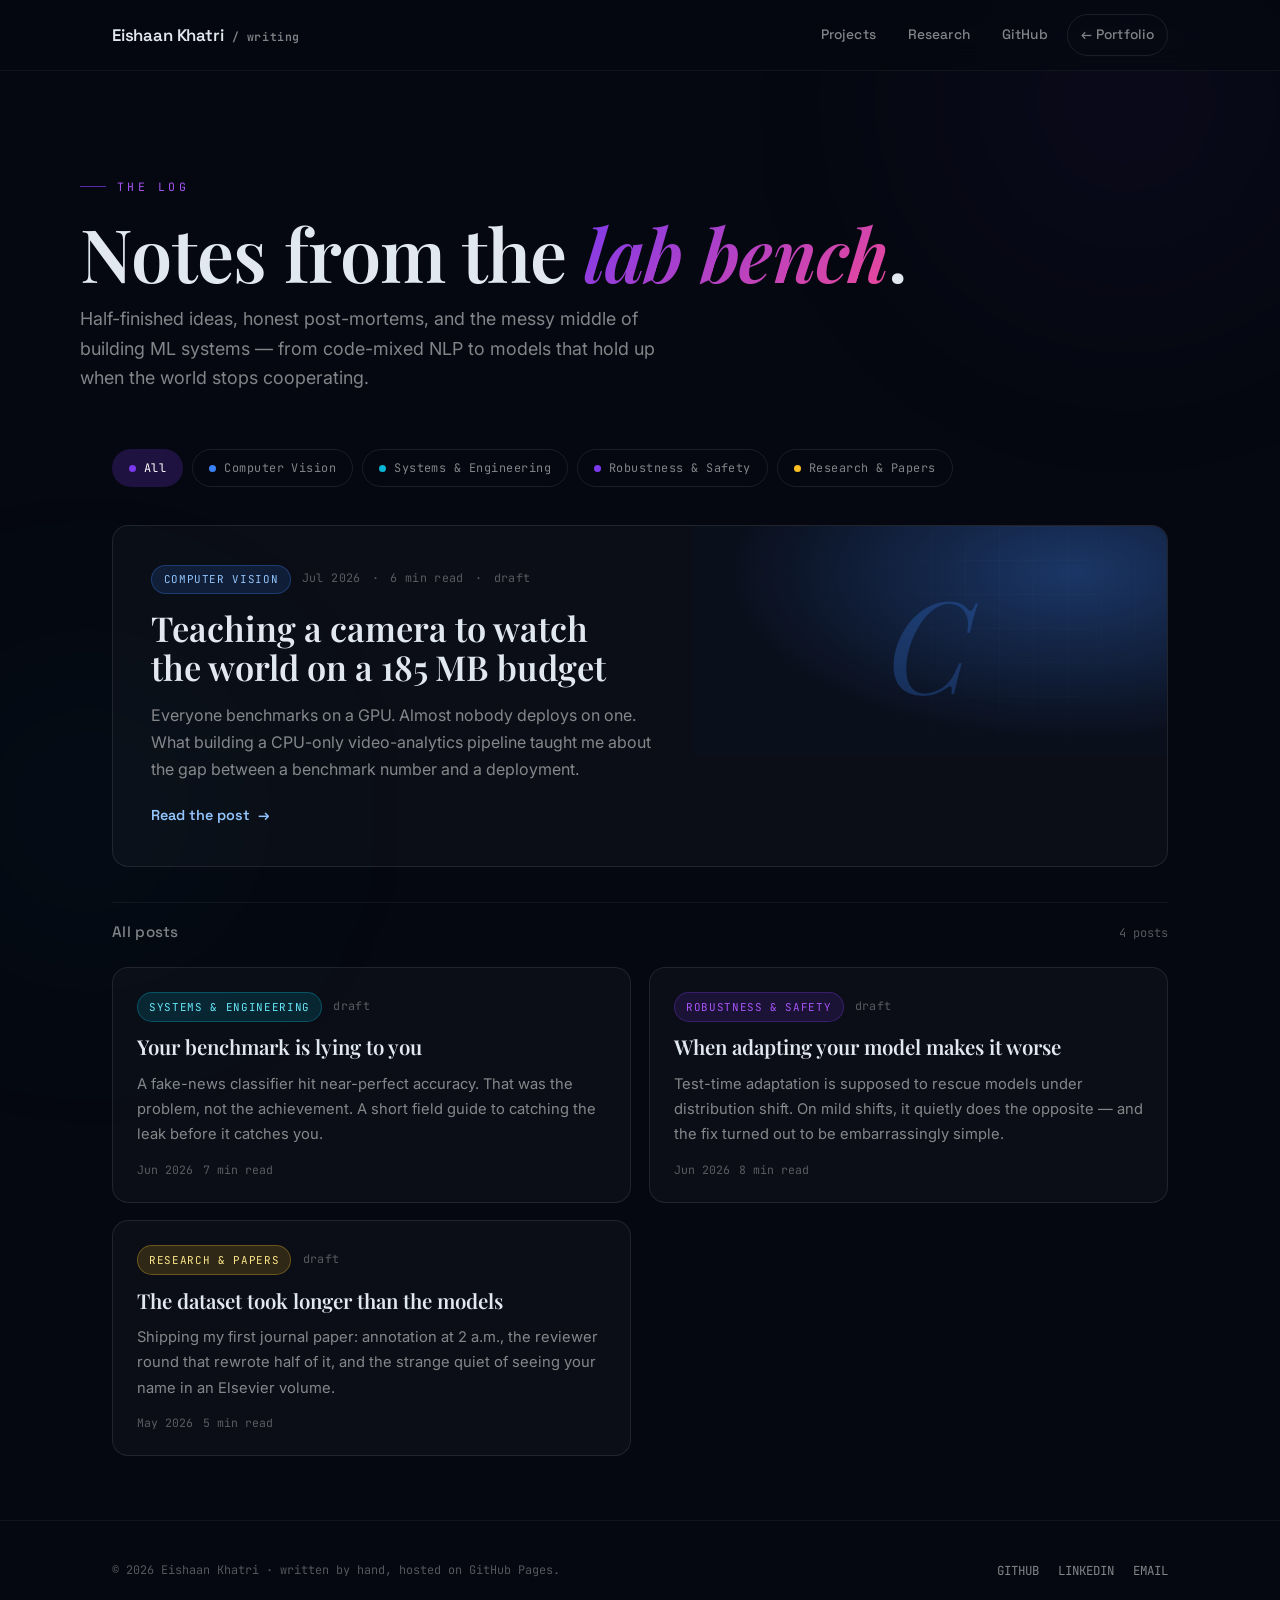
<file: blog.html>
<!DOCTYPE html>
<html lang="en">
<head>
<meta charset="UTF-8">
<meta name="viewport" content="width=device-width, initial-scale=1.0">
<title>Writing — Eishaan Khatri</title>
<meta name="description" content="Notes from the lab bench — Eishaan Khatri writes about multilingual NLP, robustness, edge AI, and the honest mess of building ML systems.">
<meta name="author" content="Eishaan Khatri">
<meta property="og:title" content="Writing — Eishaan Khatri">
<meta property="og:description" content="Notes from the lab bench: multilingual NLP, robustness, edge AI, and the honest mess of building ML systems.">
<meta property="og:type" content="website">
<meta property="og:url" content="https://eishaan-khatri.github.io/blog.html">
<meta name="theme-color" content="#050810">
<link rel="icon" type="image/svg+xml" href="favicon.svg">
<link rel="preconnect" href="https://fonts.googleapis.com">
<link rel="preconnect" href="https://fonts.gstatic.com" crossorigin>
<link href="https://fonts.googleapis.com/css2?family=Space+Grotesk:wght@300;400;500;600;700&family=Inter:wght@300;400;500;600;700&family=Playfair+Display:ital,wght@0,400;0,500;0,600;0,700;1,400;1,600&family=JetBrains+Mono:wght@400;500&display=swap" rel="stylesheet">
<style>
/* ============================================================
   WRITING — Eishaan Khatri's blog
   Built to match eishaan-khatri.github.io exactly:
   #050810 dark ground · Space Grotesk / Inter / Playfair / JetBrains Mono
   per-category accents drawn from the portfolio's section themes.
   Brave-safe (no backdrop-filter dependence). No build step.
   ============================================================ */
:root{
  --bg:#050810;
  --bg-2:#0a0f1c;
  --surface:rgba(255,255,255,0.028);
  --surface-2:rgba(255,255,255,0.05);
  --text:#e2e8f0;
  --muted:rgba(255,255,255,0.5);
  --faint:rgba(255,255,255,0.32);
  --border:rgba(255,255,255,0.09);
  --border-soft:rgba(255,255,255,0.05);

  /* portfolio accent family — one per category */
  --purple:#7c3aed;   --purple-l:#a855f7;
  --pink:#ec4899;
  --cyan:#06b6d4;     --cyan-l:#67e8f9;
  --emerald:#34d399;
  --amber:#fbbf24;    --amber-l:#fde68a;
  --blue:#3b82f6;     --blue-l:#93c5fd;
  --indigo:#6366f1;   --indigo-l:#a5b4fc;
  --lime:#84cc16;

  /* accent is re-pointed per category via [data-accent] */
  --accent:var(--purple);
  --accent-l:var(--purple-l);

  --grad:linear-gradient(135deg,#7c3aed,#ec4899);
  --font-head:'Space Grotesk',sans-serif;
  --font-body:'Inter',-apple-system,BlinkMacSystemFont,sans-serif;
  --font-serif:'Playfair Display',Georgia,serif;
  --font-mono:'JetBrains Mono',ui-monospace,monospace;

  --r-card:16px;
  --r-pill:100px;
  --maxw:1120px;
  --readw:68ch;
  --pad:clamp(1.2rem,4vw,2rem);
}

/* category accent themes (set on <html> when reading, and on cards inline) */
[data-accent="vision"]{ --accent:var(--blue);    --accent-l:var(--blue-l); }
[data-accent="nlp"]{    --accent:var(--emerald); --accent-l:#6ee7b7; }
[data-accent="safety"]{ --accent:var(--purple);  --accent-l:var(--purple-l); }
[data-accent="systems"]{--accent:var(--cyan);    --accent-l:var(--cyan-l); }
[data-accent="research"]{--accent:var(--amber);  --accent-l:var(--amber-l); }
[data-accent="meta"]{   --accent:var(--pink);    --accent-l:#f9a8d4; }
[data-accent="learning"]{--accent:var(--indigo); --accent-l:var(--indigo-l); }

*{ box-sizing:border-box; margin:0; padding:0; }
html{ scroll-behavior:smooth; }
body{
  background:var(--bg);
  color:var(--text);
  font-family:var(--font-body);
  font-size:17px;
  line-height:1.7;
  -webkit-font-smoothing:antialiased;
  overflow-x:hidden;
  min-height:100vh;
}
/* ambient orbs — same idea as the portfolio, kept faint */
body::before,body::after{
  content:""; position:fixed; z-index:0; border-radius:50%;
  filter:blur(120px); opacity:.5; pointer-events:none;
}
body::before{ width:44vw; height:44vw; top:-14vw; right:-10vw;
  background:radial-gradient(circle,rgba(124,58,237,.18),transparent 70%); }
body::after{ width:38vw; height:38vw; bottom:-12vw; left:-12vw;
  background:radial-gradient(circle,rgba(6,182,212,.12),transparent 70%);
  animation:drift 26s ease-in-out infinite alternate; }
@keyframes drift{ to{ transform:translate(6vw,-4vw) scale(1.12); } }

a{ color:var(--accent-l); text-decoration:none; }
a:hover{ text-decoration:underline; text-underline-offset:3px; }
img{ max-width:100%; }
button{ font:inherit; color:inherit; background:none; border:none; cursor:pointer; }
::selection{ background:rgba(124,58,237,.4); color:#fff; }
:focus-visible{ outline:2px solid var(--accent-l); outline-offset:3px; border-radius:4px; }

::-webkit-scrollbar{ width:9px; }
::-webkit-scrollbar-track{ background:var(--bg); }
::-webkit-scrollbar-thumb{ background:rgba(124,58,237,.3); border-radius:20px; }
::-webkit-scrollbar-thumb:hover{ background:rgba(124,58,237,.5); }

.skip{ position:fixed; left:16px; top:-60px; z-index:200;
  background:var(--purple); color:#fff; padding:10px 16px; border-radius:8px; transition:top .2s; }
.skip:focus{ top:14px; }

.wrap{ max-width:var(--maxw); margin:0 auto; padding:0 var(--pad); }

/* ---------- nav ---------- */
.nav{
  position:sticky; top:0; z-index:50;
  background:rgba(5,8,16,.86);
  border-bottom:1px solid var(--border-soft);
}
@supports ((backdrop-filter:blur(1px)) or (-webkit-backdrop-filter:blur(1px))){
  .nav{ background:rgba(5,8,16,.66); -webkit-backdrop-filter:blur(14px); backdrop-filter:blur(14px); }
}
.nav-in{ max-width:var(--maxw); margin:0 auto; padding:.9rem var(--pad);
  display:flex; align-items:center; gap:1rem; }
.brand{ font-family:var(--font-head); font-weight:600; font-size:1.05rem;
  letter-spacing:-.01em; display:flex; align-items:baseline; gap:.5rem; white-space:nowrap; }
.brand:hover{ text-decoration:none; }
.brand .nm{ color:var(--text); }
.brand .slash{ font-family:var(--font-mono); font-size:.72rem; color:var(--muted); letter-spacing:.05em; }
.nav-links{ margin-left:auto; display:flex; align-items:center; gap:.4rem; }
.nav-links a{ color:var(--muted); font-size:.86rem; padding:.5rem .8rem; border-radius:var(--r-pill);
  font-family:var(--font-head); font-weight:500; letter-spacing:.01em; transition:color .2s,background .2s; }
.nav-links a:hover{ color:var(--text); background:var(--surface-2); text-decoration:none; }
.nav-links a.back{ border:1px solid var(--border); }
.nav-links a.back:hover{ border-color:transparent; }

/* ---------- masthead ---------- */
.masthead{ position:relative; z-index:1; padding:clamp(3.5rem,9vw,6rem) 0 clamp(2rem,5vw,3rem); }
.eyebrow{ font-family:var(--font-mono); font-size:.72rem; letter-spacing:.28em; text-transform:uppercase;
  color:var(--accent-l); display:inline-flex; align-items:center; gap:.7rem; }
.eyebrow::before{ content:""; width:26px; height:1px; background:var(--accent); opacity:.7; }
.masthead h1{ font-family:var(--font-serif); font-weight:600; line-height:1.05;
  font-size:clamp(2.6rem,7vw,4.6rem); letter-spacing:-.01em; margin:1.1rem 0 .8rem; text-wrap:balance; }
.masthead h1 em{ font-style:italic; color:transparent; background:var(--grad);
  -webkit-background-clip:text; background-clip:text; }
.masthead .lede{ color:var(--muted); font-size:1.12rem; max-width:56ch; line-height:1.65; }

/* ---------- filter bar ---------- */
.filters{ position:relative; z-index:1; display:flex; flex-wrap:wrap; gap:.55rem;
  padding:.5rem 0 2.4rem; }
.chip{ font-family:var(--font-mono); font-size:.74rem; letter-spacing:.04em;
  padding:.5rem 1rem; border-radius:var(--r-pill); border:1px solid var(--border);
  color:var(--muted); transition:color .2s,border-color .2s,background .2s,transform .15s; white-space:nowrap; }
.chip:hover{ color:var(--text); transform:translateY(-2px); }
.chip .dot{ display:inline-block; width:7px; height:7px; border-radius:50%; margin-right:.5rem;
  vertical-align:middle; background:var(--c,#7c3aed); }
.chip[aria-pressed="true"]{ color:#fff; border-color:transparent;
  background:color-mix(in srgb,var(--c,#7c3aed) 22%,transparent); }
.chip[aria-pressed="true"]::after{ }

/* ---------- featured ---------- */
.feature{ position:relative; z-index:1; margin-bottom:2.2rem; }
.feature-card{
  display:grid; grid-template-columns:1.1fr .9fr; gap:0;
  border:1px solid var(--border); border-radius:var(--r-card); overflow:hidden;
  background:var(--surface); transition:transform .3s ease,border-color .3s ease,box-shadow .3s ease;
  text-align:left; width:100%;
}
.feature-card:hover{ transform:translateY(-4px); border-color:color-mix(in srgb,var(--accent) 45%,var(--border));
  box-shadow:0 18px 50px rgba(0,0,0,.4); }
.feature-body{ padding:clamp(1.6rem,3vw,2.6rem); display:flex; flex-direction:column; gap:.9rem; }
.feature-visual{ position:relative; min-height:230px; overflow:hidden;
  background:radial-gradient(120% 120% at 80% 20%,color-mix(in srgb,var(--accent) 34%,transparent),transparent 60%),var(--bg-2); }
.feature-visual .glyph{ position:absolute; inset:0; display:grid; place-items:center;
  font-family:var(--font-serif); font-style:italic; font-size:clamp(4rem,12vw,8rem);
  color:color-mix(in srgb,var(--accent) 26%,transparent); }
.feature-visual .grid-lines{ position:absolute; inset:0; opacity:.4;
  background-image:linear-gradient(var(--border-soft) 1px,transparent 1px),linear-gradient(90deg,var(--border-soft) 1px,transparent 1px);
  background-size:34px 34px; -webkit-mask-image:radial-gradient(circle at 70% 30%,#000,transparent 75%); mask-image:radial-gradient(circle at 70% 30%,#000,transparent 75%); }
.post-meta{ display:flex; align-items:center; gap:.7rem; font-family:var(--font-mono);
  font-size:.73rem; color:var(--faint); letter-spacing:.03em; flex-wrap:wrap; }
.tag{ font-family:var(--font-mono); font-size:.68rem; letter-spacing:.06em; text-transform:uppercase;
  padding:.28rem .7rem; border-radius:var(--r-pill); color:var(--accent-l);
  background:color-mix(in srgb,var(--accent) 15%,transparent);
  border:1px solid color-mix(in srgb,var(--accent) 30%,transparent); }
.feature h2{ font-family:var(--font-serif); font-weight:600; font-size:clamp(1.5rem,3.2vw,2.15rem);
  line-height:1.15; text-wrap:balance; }
.feature .excerpt{ color:var(--muted); font-size:1rem; }
.readmore{ font-family:var(--font-head); font-weight:600; font-size:.9rem; color:var(--accent-l);
  display:inline-flex; align-items:center; gap:.5rem; margin-top:.3rem; }
.readmore .arw{ transition:transform .2s; }
.feature-card:hover .readmore .arw{ transform:translateX(5px); }

/* ---------- post grid ---------- */
.list-head{ display:flex; align-items:baseline; justify-content:space-between; gap:1rem;
  padding:1rem 0 1.4rem; border-top:1px solid var(--border-soft); }
.list-head h3{ font-family:var(--font-head); font-weight:500; font-size:.95rem; letter-spacing:.02em; color:var(--muted); }
.list-head .count{ font-family:var(--font-mono); font-size:.75rem; color:var(--faint); }
.grid{ position:relative; z-index:1; display:grid; grid-template-columns:repeat(2,1fr); gap:1.1rem; padding-bottom:4rem; }
.card{
  text-align:left; width:100%;
  border:1px solid var(--border); border-radius:var(--r-card); padding:1.5rem 1.5rem 1.4rem;
  background:var(--surface); display:flex; flex-direction:column; gap:.8rem;
  transition:transform .28s ease,border-color .28s ease,box-shadow .28s ease,background .28s;
  position:relative; overflow:hidden;
}
.card::before{ content:""; position:absolute; left:0; top:0; bottom:0; width:3px;
  background:var(--accent); opacity:0; transition:opacity .28s; }
.card:hover{ transform:translateY(-5px); border-color:color-mix(in srgb,var(--accent) 40%,var(--border));
  box-shadow:0 14px 40px rgba(0,0,0,.35); background:var(--surface-2); }
.card:hover::before{ opacity:.9; }
.card h3{ font-family:var(--font-serif); font-weight:600; font-size:1.28rem; line-height:1.22; text-wrap:balance; }
.card .excerpt{ color:var(--muted); font-size:.92rem; flex:1; }
.card-foot{ display:flex; align-items:center; justify-content:space-between; gap:.6rem;
  font-family:var(--font-mono); font-size:.72rem; color:var(--faint); }

/* ---------- scroll reveal ---------- */
.reveal{ opacity:0; transform:translateY(28px); transition:opacity .7s cubic-bezier(.16,1,.3,1),transform .7s cubic-bezier(.16,1,.3,1); }
.reveal.in{ opacity:1; transform:none; }

/* ---------- footer ---------- */
.foot{ position:relative; z-index:1; border-top:1px solid var(--border-soft);
  padding:2.4rem 0 4rem; color:var(--faint); }
.foot-in{ display:flex; justify-content:space-between; gap:1rem; flex-wrap:wrap; align-items:center; }
.foot a{ color:var(--muted); }
.foot .social{ display:flex; gap:1.2rem; font-family:var(--font-mono); font-size:.78rem; }
.foot .social a{ color:var(--muted); }
.foot .social a:hover{ color:var(--accent-l); }
.foot small{ font-family:var(--font-mono); font-size:.74rem; }

/* ---------- reading overlay ---------- */
.reader{ position:fixed; inset:0; z-index:100; background:var(--bg);
  overflow-y:auto; display:none; }
.reader.open{ display:block; }
.reader .progress{ position:fixed; top:0; left:0; height:3px; width:0%; z-index:110;
  background:var(--grad); box-shadow:0 0 14px rgba(124,58,237,.5); }
.reader-bar{ position:sticky; top:0; z-index:105;
  background:rgba(5,8,16,.86); border-bottom:1px solid var(--border-soft);
  display:flex; align-items:center; justify-content:space-between; gap:1rem; padding:.85rem var(--pad); }
@supports ((backdrop-filter:blur(1px)) or (-webkit-backdrop-filter:blur(1px))){
  .reader-bar{ background:rgba(5,8,16,.66); -webkit-backdrop-filter:blur(14px); backdrop-filter:blur(14px); }
}
.reader-bar .crumbs{ font-family:var(--font-mono); font-size:.74rem; color:var(--muted); letter-spacing:.04em;
  overflow:hidden; text-overflow:ellipsis; white-space:nowrap; }
.reader-bar .crumbs b{ color:var(--accent-l); font-weight:500; }
.reader-close{ font-family:var(--font-head); font-weight:500; font-size:.85rem; color:var(--muted);
  display:inline-flex; align-items:center; gap:.5rem; padding:.5rem .9rem; border:1px solid var(--border);
  border-radius:var(--r-pill); transition:color .2s,border-color .2s; white-space:nowrap; }
.reader-close:hover{ color:var(--text); border-color:var(--muted); }

.article{ max-width:var(--readw); margin:0 auto; padding:clamp(2.5rem,6vw,4.5rem) var(--pad) 8rem; }
.article .a-tag{ margin-bottom:1.1rem; }
.article h1{ font-family:var(--font-serif); font-weight:700; line-height:1.13;
  font-size:clamp(2rem,5vw,3.1rem); letter-spacing:-.01em; text-wrap:balance; margin-bottom:1rem; }
.article .a-meta{ font-family:var(--font-mono); font-size:.78rem; color:var(--faint);
  display:flex; gap:.7rem; flex-wrap:wrap; align-items:center; padding-bottom:1.6rem;
  border-bottom:1px solid var(--border-soft); margin-bottom:2.2rem; }
.article .draft-note{ font-family:var(--font-mono); font-size:.8rem; color:var(--muted);
  border:1px dashed var(--border); border-radius:10px; padding:.8rem 1.1rem; margin-bottom:2rem;
  background:color-mix(in srgb,var(--accent) 7%,transparent); }
.article p{ font-size:1.12rem; line-height:1.82; color:#d7dde8; margin-bottom:1.4em; }
.article p:first-of-type::first-letter{ font-family:var(--font-serif); font-size:3.3rem; font-weight:700;
  float:left; line-height:.82; padding:.05em .12em 0 0; color:var(--accent-l); }
.article h2{ font-family:var(--font-head); font-weight:600; font-size:1.5rem; letter-spacing:-.01em;
  margin:2.4rem 0 .9rem; text-wrap:balance; }
.article blockquote{ border-left:3px solid var(--accent); padding:.2rem 0 .2rem 1.3rem; margin:1.8rem 0;
  font-family:var(--font-serif); font-style:italic; font-size:1.3rem; line-height:1.5; color:#eef2f8; }
.article code{ font-family:var(--font-mono); font-size:.86em; background:var(--surface-2);
  padding:.15em .45em; border-radius:5px; color:var(--accent-l); }
.article pre{ background:var(--bg-2); border:1px solid var(--border); border-radius:12px;
  padding:1.1rem 1.2rem; overflow-x:auto; margin:1.6rem 0; }
.article pre code{ background:none; padding:0; color:#cdd6e4; font-size:.85rem; line-height:1.65; }
.article ul,.article ol{ margin:0 0 1.4em 1.3em; color:#d7dde8; }
.article li{ margin-bottom:.5em; font-size:1.08rem; line-height:1.7; }
.a-nav{ display:flex; justify-content:space-between; gap:1rem; margin-top:3rem; padding-top:1.8rem;
  border-top:1px solid var(--border-soft); flex-wrap:wrap; }
.a-nav button{ text-align:left; max-width:46%; }
.a-nav button.n-next{ text-align:right; margin-left:auto; }
.a-nav .lab{ font-family:var(--font-mono); font-size:.7rem; color:var(--faint); letter-spacing:.08em; text-transform:uppercase; display:block; margin-bottom:.3rem; }
.a-nav .ti{ font-family:var(--font-serif); font-size:1.02rem; color:var(--text); line-height:1.25; }
.a-nav button:hover .ti{ color:var(--accent-l); }

/* ---------- responsive ---------- */
@media (max-width:820px){
  .feature-card{ grid-template-columns:1fr; }
  .feature-visual{ min-height:150px; order:-1; }
  .grid{ grid-template-columns:1fr; }
}
@media (max-width:560px){
  body{ font-size:16px; }
  .nav-links a:not(.back){ display:none; }
}
@media (prefers-reduced-motion:reduce){
  *,*::before,*::after{ animation:none !important; transition-duration:.01ms !important; }
  html{ scroll-behavior:auto; }
  .reveal{ opacity:1; transform:none; }
}
</style>
</head>
<body>
<a class="skip" href="#main">Skip to content</a>

<header class="nav">
  <div class="nav-in">
    <a href="index.html" class="brand" title="Back to portfolio">
      <span class="nm">Eishaan Khatri</span><span class="slash">/ writing</span>
    </a>
    <nav class="nav-links" aria-label="Primary">
      <a href="index.html#projects">Projects</a>
      <a href="index.html#publications">Research</a>
      <a href="https://github.com/Eishaan-Khatri/" target="_blank" rel="noopener">GitHub</a>
      <a href="index.html" class="back">← Portfolio</a>
    </nav>
  </div>
</header>

<main id="main">
  <section class="masthead wrap">
    <span class="eyebrow">The Log</span>
    <h1>Notes from the <em>lab bench</em>.</h1>
    <p class="lede">Half-finished ideas, honest post-mortems, and the messy middle of building ML systems — from code-mixed NLP to models that hold up when the world stops cooperating.</p>
  </section>

  <div class="wrap">
    <div class="filters" id="filters" role="group" aria-label="Filter posts by topic"></div>
    <div class="feature" id="feature"></div>
    <div class="list-head">
      <h3>All posts</h3>
      <span class="count" id="count"></span>
    </div>
    <div class="grid" id="grid"></div>
  </div>
</main>

<footer class="foot">
  <div class="wrap foot-in">
    <small>© <span id="yr"></span> Eishaan Khatri · written by hand, hosted on GitHub Pages.</small>
    <div class="social">
      <a href="https://github.com/Eishaan-Khatri/" target="_blank" rel="noopener">GITHUB</a>
      <a href="https://www.linkedin.com/in/eishaan-khatri/" target="_blank" rel="noopener">LINKEDIN</a>
      <a href="mailto:eishaankhatri@gmail.com">EMAIL</a>
    </div>
  </div>
</footer>

<!-- reading overlay -->
<div class="reader" id="reader" role="dialog" aria-modal="true" aria-label="Article">
  <div class="progress" id="progress"></div>
  <div class="reader-bar">
    <span class="crumbs">writing / <b id="crumb"></b></span>
    <button class="reader-close" id="reader-close" aria-label="Close article (Esc)">Close ✕</button>
  </div>
  <article class="article" id="article"></article>
</div>

<script>
/* ============================================================
   ✍  ADD / EDIT YOUR POSTS HERE
   Newest first. Each post:
     slug     – short id used in the URL (#read=slug)
     title    – the headline
     date      – display date (any string)
     ts        – sortable number YYYYMMDD (controls order + "latest")
     category – must match a key in CATEGORIES below (sets the accent colour)
     read     – "6 min read"
     excerpt  – 1–2 line teaser
     draft    – true shows a small "draft" note (optional)
     body     – array of blocks. A plain string = paragraph.
                {h:"..."} = subheading · {quote:"..."} = pull quote
                {code:"..."} = code block · {list:[...]} = bullet list
   Delete the samples and write your own — nothing else needs editing.
   ============================================================ */
const CATEGORIES = {
  vision:   "Computer Vision",
  nlp:      "Language & NLP",
  safety:   "Robustness & Safety",
  systems:  "Systems & Engineering",
  research: "Research & Papers",
  meta:     "Career & Meta",
  learning: "Learning in Public"
};
const CAT_COLOR = {
  vision:"#3b82f6", nlp:"#34d399", safety:"#7c3aed", systems:"#06b6d4",
  research:"#fbbf24", meta:"#ec4899", learning:"#6366f1"
};

const POSTS = [
  {
    slug:"185mb-budget",
    title:"Teaching a camera to watch the world on a 185 MB budget",
    date:"Jul 2026", ts:20260702, category:"vision", read:"6 min read", draft:true,
    excerpt:"Everyone benchmarks on a GPU. Almost nobody deploys on one. What building a CPU-only video-analytics pipeline taught me about the gap between a benchmark number and a deployment.",
    body:[
      "Everyone benchmarks on a GPU. Almost nobody deploys on one. When I set out to build a video content analysis pipeline for edge surveillance, the constraint was never accuracy — it was that the whole thing had to run on a laptop CPU, in real time, with no cloud round-trips and no dedicated hardware.",
      "That single constraint reshaped every decision. YOLOv8-Nano over anything heavier. A tracker I wrote from scratch instead of importing a fancy one. Fixed-point-ish thinking about memory instead of chasing the last point of mAP.",
      {h:"The numbers that actually mattered"},
      "The final system ran at 24.5 frames per second, 40.8 ms per frame, 84.2% precision — inside 185 MB of RAM. Against YOLOv8-Small (more precise, but 12 FPS and 410 MB) and MobileNetV2-SSD (fast, but only 71% precise), the Nano was the only model that cleared both the speed and the accuracy bar at once.",
      {quote:"A benchmark tells you what a model can do. A deployment tells you what it will do at 4 p.m. in a badly-lit corridor."},
      "The custom IoU centroid tracker held zero identity switches under minor occlusion — and then reset 100% of identities after a full occlusion longer than 20 frames. That failure mode isn't in any leaderboard. You only find it by watching the thing run.",
      {h:"What I'd tell past-me"},
      "Write the failure modes down before you write the abstract. Occlusion, perspective distortion, low light — none of them showed up in the metrics, all of them showed up in the demo. The honest limitations section ended up being the most useful part of the whole project."
    ]
  },
  {
    slug:"adapting-hurts",
    title:"When adapting your model makes it worse",
    date:"Jun 2026", ts:20260610, category:"safety", read:"8 min read", draft:true,
    excerpt:"Test-time adaptation is supposed to rescue models under distribution shift. On mild shifts, it quietly does the opposite — and the fix turned out to be embarrassingly simple.",
    body:[
      "Test-time adaptation sounds like a free lunch: your model meets corrupted data in the wild, adapts on the fly with no labels, and accuracy recovers. On severe corruptions it genuinely works — I measured a jump from 69.16% to 82.18% on CIFAR-10-C just by letting Tent minimise prediction entropy.",
      "But on mild shifts — a little brightness, a little fog — the same adaptation damaged predictions the source model already got right. This is negative transfer, and it's the part of the TTA story that the headline accuracy number hides.",
      {h:"Why entropy lies"},
      "Tent trusts confident predictions. Under a gentle shift, the source model is already confident and correct, so adapting toward its own confident-but-slightly-wrong updates drags it off a cliff it was nowhere near. Entropy is a proxy for correctness, and proxies break exactly when you lean on them hardest.",
      "I tried the usual suspects — confidence gating, margin gating, a KL anchor back to the source. Each helped a little and cost a lot of complexity.",
      {h:"The fix nobody wants to publish"},
      "Blend the logits. Take 0.75 of the adapted model and 0.25 of the frozen source, mix them before softmax, and stop. That's it. It reached 82.64% mean accuracy — a hair above pure Tent — but the number I actually cared about was negative-transfer cases dropping from 5 to 3.",
      {quote:"The goal wasn't a bigger number. It was to stop the model from hurting itself on the easy cases."},
      "It's not state of the art and I never claimed it was. It's a small, reproducible result about when adaptation helps versus when it quietly hurts — and I think that framing matters more for anything you'd actually deploy."
    ]
  },
  {
    slug:"dataset-longer",
    title:"The dataset took longer than the models",
    date:"May 2026", ts:20260501, category:"research", read:"5 min read", draft:true,
    excerpt:"Shipping my first journal paper: annotation at 2 a.m., the reviewer round that rewrote half of it, and the strange quiet of seeing your name in an Elsevier volume.",
    body:[
      "The dataset took longer than the models. That's the first thing nobody tells you. For our work on span-level offensive-language detection in Hinglish, designing an annotation scheme that three humans could actually agree on was harder than anything the transformers did afterward.",
      "Hinglish is code-mixed Hindi-English, informally spelled, grammatically loose. \"Offensive or not\" is the easy question. \"Offensive toward whom, and how harmful\" — the target-level framing — is where the real difficulty, and the real contribution, lived.",
      {h:"From a course project to 6,800 instances"},
      "It started small, around 1,800 instances, as something closer to a course project. It grew — into the HINTOS dataset at 6,800+ annotated posts, a span-extraction pipeline over mBERT / XLM-R / MuRIL, and a BiAffine scorer to pair targets with arguments. Span-level F1 landed at 98%. End-to-end triplet F1 landed at a far humbler 38.9%, which tells you exactly how hard the full task is.",
      {quote:"A high number on the easy sub-task and an honest number on the hard one — put both in the paper."},
      "Then reviewers. Reviewer 2 is real and Reviewer 2 was right about more than I wanted to admit. Half the framing got rewritten, and it came out better for it.",
      "It's out now — Expert Systems with Applications, Volume 308. The strangest part isn't the acceptance email. It's opening the journal page and seeing your name attached to something that will outlive the deadline stress that made it."
    ]
  },
  {
    slug:"benchmark-lying",
    title:"Your benchmark is lying to you",
    date:"Jun 2026", ts:20260611, category:"systems", read:"7 min read", draft:true,
    excerpt:"A fake-news classifier hit near-perfect accuracy. That was the problem, not the achievement. A short field guide to catching the leak before it catches you.",
    body:[
      "A model that scores 99.9% is not a success story. It's a bug report you haven't read yet.",
      "I built a fake-news classifier on a popular dataset and watched it hit near-perfect accuracy almost immediately. Instead of celebrating, I ran a leak audit — and found the model wasn't detecting deception at all. It was detecting the source. Real and fake articles came from different pipelines with different surface fingerprints, and the classifier happily learned the fingerprint instead of the truth.",
      {h:"The audit, in stages"},
      "I split the pipeline into eleven reproducible stages and tested one hypothesis at a time: strip the metadata, ablate raw-vs-cleaned text, run a McNemar test across seeds, then push the model out of distribution to watch it collapse.",
      {list:[
        "Raw text → near-perfect. Cleaned text → the accuracy evaporates. That gap is the leak.",
        "Out-of-distribution probe → performance falls off a cliff, because the shortcut doesn't transfer.",
        "From-scratch metrics validated against the library's, so the audit can't be the thing that's wrong."
      ]},
      {quote:"Near-perfect accuracy on a real-world task is a smell, not a trophy."},
      "None of this makes the model good. That's the point. The deliverable wasn't a classifier — it was the evidence that the benchmark rewards a shortcut, packaged so the next person doesn't waste a month being fooled by the same 99.9%.",
      "Reproducibility isn't bureaucracy. It's the only reason anyone should believe your number — including you."
    ]
  }
];

/* ============================================================
   engine — no need to edit below
   ============================================================ */
(function(){
  "use strict";
  const $ = (s,el=document)=>el.querySelector(s);
  const RM = matchMedia("(prefers-reduced-motion: reduce)").matches;
  const root = document.documentElement;
  const esc = s => String(s).replace(/[&<>"]/g, c=>({"&":"&amp;","<":"&lt;",">":"&gt;",'"':"&quot;"}[c]));

  const posts = [...POSTS].sort((a,b)=>b.ts-a.ts);
  let filter = "all";

  $("#yr").textContent = new Date().getFullYear();

  /* --- filter chips --- */
  const usedCats = [...new Set(posts.map(p=>p.category))];
  const chipsHTML = [`<button class="chip" data-cat="all" aria-pressed="true"><span class="dot" style="--c:#7c3aed"></span>All</button>`]
    .concat(usedCats.map(c=>`<button class="chip" data-cat="${c}" aria-pressed="false" style="--c:${CAT_COLOR[c]}"><span class="dot" style="--c:${CAT_COLOR[c]}"></span>${esc(CATEGORIES[c]||c)}</button>`));
  $("#filters").innerHTML = chipsHTML.join("");
  $("#filters").addEventListener("click", e=>{
    const b = e.target.closest(".chip"); if(!b) return;
    filter = b.dataset.cat;
    [...$("#filters").children].forEach(c=>c.setAttribute("aria-pressed", String(c===b)));
    render();
  });

  function cardMeta(p){
    return `<span class="tag">${esc(CATEGORIES[p.category]||p.category)}</span>
            <span>${esc(p.date)}</span><span>·</span><span>${esc(p.read)}</span>`;
  }

  function render(){
    const shown = posts.filter(p=>filter==="all" || p.category===filter);
    const feat = shown[0];

    /* featured (only when viewing all, else first of filter) */
    const fEl = $("#feature");
    if(feat){
      fEl.style.display="";
      fEl.innerHTML = `
        <button class="feature-card reveal" data-accent="${feat.category}" data-slug="${feat.slug}" aria-label="Read: ${esc(feat.title)}">
          <div class="feature-body">
            <div class="post-meta">${cardMeta(feat)}${feat.draft?'<span>·</span><span>draft</span>':''}</div>
            <h2>${esc(feat.title)}</h2>
            <p class="excerpt">${esc(feat.excerpt)}</p>
            <span class="readmore">Read the post <span class="arw">→</span></span>
          </div>
          <div class="feature-visual"><div class="grid-lines"></div><div class="glyph">${(CATEGORIES[feat.category]||"E")[0]}</div></div>
        </button>`;
    } else { fEl.style.display="none"; }

    /* rest */
    const rest = shown.slice(1);
    $("#count").textContent = shown.length + (shown.length===1?" post":" posts");
    $("#grid").innerHTML = rest.map(p=>`
      <button class="card reveal" data-accent="${p.category}" data-slug="${p.slug}" aria-label="Read: ${esc(p.title)}">
        <div class="post-meta"><span class="tag">${esc(CATEGORIES[p.category]||p.category)}</span>${p.draft?'<span>draft</span>':''}</div>
        <h3>${esc(p.title)}</h3>
        <p class="excerpt">${esc(p.excerpt)}</p>
        <div class="card-foot"><span>${esc(p.date)}</span><span>${esc(p.read)}</span></div>
      </button>`).join("") || `<p style="color:var(--muted);font-family:var(--font-mono);font-size:.85rem">No posts in this topic yet.</p>`;

    observeReveals();
  }

  /* --- scroll reveal --- */
  let io;
  function observeReveals(){
    const els = document.querySelectorAll(".reveal:not(.in)");
    if(RM){ els.forEach(e=>e.classList.add("in")); return; }
    io = io || new IntersectionObserver(es=>es.forEach(en=>{ if(en.isIntersecting){ en.target.classList.add("in"); io.unobserve(en.target); } }), {threshold:.1});
    els.forEach(e=>io.observe(e));
  }

  /* --- open post from any card --- */
  document.addEventListener("click", e=>{
    const t = e.target.closest("[data-slug]");
    if(t){ openPost(t.dataset.slug, true); }
  });

  /* --- reader --- */
  const reader=$("#reader"), article=$("#article"), progress=$("#progress");
  function blockHTML(b){
    if(typeof b==="string") return `<p>${b}</p>`;
    if(b.h) return `<h2>${esc(b.h)}</h2>`;
    if(b.quote) return `<blockquote>${esc(b.quote)}</blockquote>`;
    if(b.code) return `<pre><code>${esc(b.code)}</code></pre>`;
    if(b.list) return `<ul>${b.list.map(li=>`<li>${li}</li>`).join("")}</ul>`;
    return "";
  }
  function openPost(slug, push){
    const i = posts.findIndex(p=>p.slug===slug); if(i<0) return;
    const p = posts[i];
    root.setAttribute("data-accent", p.category);
    $("#crumb").textContent = p.title;
    const prev = posts[i+1], next = posts[i-1]; // sorted newest-first
    article.innerHTML = `
      <div class="a-tag post-meta"><span class="tag">${esc(CATEGORIES[p.category]||p.category)}</span></div>
      <h1>${esc(p.title)}</h1>
      <div class="a-meta"><span>${esc(p.date)}</span><span>·</span><span>${esc(p.read)}</span><span>·</span><span>Eishaan Khatri</span></div>
      ${p.draft?`<div class="draft-note">✍ Draft — a sample post. Eishaan will replace this with the real thing.</div>`:""}
      ${p.body.map(blockHTML).join("")}
      <div class="a-nav">
        ${prev?`<button data-slug="${prev.slug}"><span class="lab">← Older</span><span class="ti">${esc(prev.title)}</span></button>`:"<span></span>"}
        ${next?`<button class="n-next" data-slug="${next.slug}"><span class="lab">Newer →</span><span class="ti">${esc(next.title)}</span></button>`:""}
      </div>`;
    reader.classList.add("open");
    reader.scrollTop = 0;
    document.body.style.overflow="hidden";
    progress.style.width="0%";
    $("#reader-close").focus();
    if(push) history.pushState({slug}, "", "#read="+slug);
    document.title = p.title + " — Eishaan Khatri";
  }
  function closeReader(push){
    reader.classList.remove("open");
    document.body.style.overflow="";
    root.removeAttribute("data-accent");
    document.title = "Writing — Eishaan Khatri";
    if(push && location.hash) history.pushState({}, "", location.pathname);
  }
  $("#reader-close").onclick = ()=>closeReader(true);
  reader.addEventListener("scroll", ()=>{
    const max = reader.scrollHeight - reader.clientHeight;
    progress.style.width = (max>0 ? (reader.scrollTop/max*100):0) + "%";
  }, {passive:true});

  /* keyboard + history */
  addEventListener("keydown", e=>{ if(e.key==="Escape" && reader.classList.contains("open")) closeReader(true); });
  addEventListener("popstate", ()=>{
    const m = location.hash.match(/read=([\w-]+)/);
    if(m) openPost(m[1], false); else closeReader(false);
  });

  /* boot */
  render();
  const m = location.hash.match(/read=([\w-]+)/);
  if(m) openPost(m[1], false);
})();
</script>
</body>
</html>
</file>
<file: style.css>
/* ═══════════════════════════════════════════════════════════════
   EISHAAN KHATRI — PORTFOLIO STYLESHEET v2
   "The Shapeshifter" — Brave-compatible, dramatically elevated
   ═══════════════════════════════════════════════════════════════ */

/* ── RESET & BASE ──────────────────────────────────────────── */
*, *::before, *::after {
  margin: 0;
  padding: 0;
  box-sizing: border-box;
}

html {
  scroll-behavior: smooth;
  font-size: 16px;
  -webkit-font-smoothing: antialiased;
  -moz-osx-font-smoothing: grayscale;
}

body {
  font-family: 'Inter', -apple-system, BlinkMacSystemFont, sans-serif;
  color: #e2e8f0;
  background: #050810;
  overflow-x: hidden;
  line-height: 1.7;
}

a {
  text-decoration: none;
  color: inherit;
}

ul { list-style: none; }
img { max-width: 100%; display: block; }

.container {
  max-width: 1200px;
  margin: 0 auto;
  padding: 0 2rem;
}

/* ── SECTION BASE ──────────────────────────────────────────── */
.section {
  min-height: 100vh;
  position: relative;
  padding: 8rem 0;
  overflow: hidden;
}

.section__bg-pattern {
  position: absolute;
  inset: 0;
  pointer-events: none;
  z-index: 0;
}

.section > .container {
  position: relative;
  z-index: 1;
}

/* ── SECTION TITLES ────────────────────────────────────────── */
.section-title {
  font-family: 'Space Grotesk', sans-serif;
  font-size: clamp(2.2rem, 5vw, 3.8rem);
  font-weight: 700;
  margin-bottom: 4rem;
  position: relative;
  display: flex;
  align-items: baseline;
  gap: 1rem;
}

.section-title::after {
  content: '';
  flex: 1;
  height: 1px;
  background: linear-gradient(90deg, currentColor 0%, transparent 100%);
  opacity: 0.15;
  margin-left: 1rem;
}

.section-number {
  font-family: 'JetBrains Mono', monospace;
  font-size: 0.9rem;
  opacity: 0.35;
  font-weight: 400;
}

/* ── ANIMATIONS ────────────────────────────────────────────── */
[data-animate] {
  opacity: 0;
  transform: translateY(50px);
  transition: opacity 0.9s cubic-bezier(0.16, 1, 0.3, 1),
              transform 0.9s cubic-bezier(0.16, 1, 0.3, 1);
}

[data-animate="fade-right"] { transform: translateX(-50px); }
[data-animate="fade-left"] { transform: translateX(50px); }
[data-animate="zoom-in"] { transform: scale(0.85); opacity: 0; }

[data-animate].visible {
  opacity: 1;
  transform: translateY(0) translateX(0) scale(1);
}

/* ── TAGS ──────────────────────────────────────────────────── */
.tag {
  display: inline-block;
  padding: 0.3rem 0.8rem;
  border-radius: 100px;
  font-size: 0.72rem;
  font-weight: 600;
  letter-spacing: 0.02em;
  background: rgba(255,255,255,0.06);
  border: 1px solid rgba(255,255,255,0.1);
  transition: all 0.3s ease;
}

.tag:hover {
  background: rgba(255,255,255,0.12);
  transform: translateY(-2px);
}

/* ═══════════════════════════════════════════════════════════════
   SIDE NAVIGATION
   ═══════════════════════════════════════════════════════════════ */
.side-nav {
  position: fixed;
  right: 1.5rem;
  top: 50%;
  transform: translateY(-50%);
  z-index: 1000;
  display: flex;
  flex-direction: column;
  gap: 1rem;
}

.nav-dot {
  width: 10px;
  height: 10px;
  border-radius: 50%;
  background: rgba(255,255,255,0.15);
  border: 2px solid rgba(255,255,255,0.25);
  transition: all 0.4s ease;
  position: relative;
  cursor: pointer;
}

.nav-dot::after {
  content: attr(data-label);
  position: absolute;
  right: 22px;
  top: 50%;
  transform: translateY(-50%);
  font-family: 'Space Grotesk', sans-serif;
  font-size: 0.7rem;
  font-weight: 500;
  white-space: nowrap;
  opacity: 0;
  pointer-events: none;
  transition: opacity 0.3s ease, transform 0.3s ease;
  /* Brave-safe: no backdrop-filter, solid bg instead */
  background: rgba(10,12,25,0.95);
  padding: 0.3rem 0.7rem;
  border-radius: 6px;
  border: 1px solid rgba(255,255,255,0.1);
  transform: translateY(-50%) translateX(5px);
}

.nav-dot:hover::after {
  opacity: 1;
  transform: translateY(-50%) translateX(0);
}

.nav-dot.active {
  background: #7c3aed;
  border-color: #7c3aed;
  transform: scale(1.4);
  box-shadow: 0 0 12px rgba(124,58,237,0.6);
}

/* Theme-specific active colors */
[data-active-theme="neural"] .nav-dot.active { background: #059669; border-color: #059669; box-shadow: 0 0 12px rgba(5,150,105,0.6);}
[data-active-theme="cyberpunk"] .nav-dot.active { background: #ec4899; border-color: #ec4899; box-shadow: 0 0 12px rgba(236,72,153,0.6);}
[data-active-theme="library"] .nav-dot.active { background: #d97706; border-color: #d97706; box-shadow: 0 0 12px rgba(217,119,6,0.6);}
[data-active-theme="lab"] .nav-dot.active { background: #3b82f6; border-color: #3b82f6; box-shadow: 0 0 12px rgba(59,130,246,0.6);}
[data-active-theme="fluid"] .nav-dot.active { background: #06b6d4; border-color: #06b6d4; box-shadow: 0 0 12px rgba(6,182,212,0.6);}
[data-active-theme="trophy"] .nav-dot.active { background: #fbbf24; border-color: #fbbf24; box-shadow: 0 0 12px rgba(251,191,36,0.6);}
[data-active-theme="garden"] .nav-dot.active { background: #84cc16; border-color: #84cc16; box-shadow: 0 0 12px rgba(132,204,22,0.6);}
[data-active-theme="crystal"] .nav-dot.active { background: #c084fc; border-color: #c084fc; box-shadow: 0 0 12px rgba(192,132,252,0.6);}

/* ── MOBILE HEADER ─────────────────────────────────────────── */
.mobile-header {
  display: none;
  position: fixed;
  top: 0;
  left: 0;
  right: 0;
  z-index: 1001;
  padding: 1rem 1.5rem;
  /* Brave-safe: solid bg fallback, no backdrop-filter reliance */
  background: rgba(5,8,16,0.92);
  -webkit-backdrop-filter: blur(20px);
  backdrop-filter: blur(20px);
  justify-content: space-between;
  align-items: center;
  border-bottom: 1px solid rgba(255,255,255,0.05);
}

.mobile-logo {
  font-family: 'Space Grotesk', sans-serif;
  font-weight: 700;
  font-size: 1.5rem;
  background: linear-gradient(135deg, #7c3aed, #ec4899);
  -webkit-background-clip: text;
  -webkit-text-fill-color: transparent;
  background-clip: text;
}

.hamburger {
  background: none;
  border: none;
  cursor: pointer;
  display: flex;
  flex-direction: column;
  gap: 5px;
  padding: 4px;
}

.hamburger span {
  width: 24px;
  height: 2px;
  background: #e2e8f0;
  transition: all 0.3s ease;
  border-radius: 2px;
}

.hamburger.open span:nth-child(1) { transform: rotate(45deg) translate(5px, 5px); }
.hamburger.open span:nth-child(2) { opacity: 0; }
.hamburger.open span:nth-child(3) { transform: rotate(-45deg) translate(5px, -5px); }

.mobile-menu {
  display: none;
  position: fixed;
  inset: 0;
  z-index: 1000;
  background: rgba(5,8,16,0.97);
  flex-direction: column;
  align-items: center;
  justify-content: center;
  gap: 1.5rem;
}

.mobile-menu.open { display: flex; }

.mobile-link {
  font-family: 'Space Grotesk', sans-serif;
  font-size: 1.5rem;
  font-weight: 500;
  opacity: 0.7;
  transition: opacity 0.3s;
}

.mobile-link:hover { opacity: 1; }

@media (max-width: 768px) {
  .mobile-header { display: flex; }
  .side-nav { display: none; }
  .section { padding: 6rem 0 4rem; }
}

/* ═══════════════════════════════════════════════════════════════
   SECTION 1: HERO — COSMOS THEME (ELEVATED)
   ═══════════════════════════════════════════════════════════════ */
.section--hero {
  background: #050810;
  display: flex;
  align-items: center;
  justify-content: center;
  text-align: center;
  flex-direction: column;
  min-height: 100vh;
  padding: 0;
}

/* Layered cosmic background — no canvas dependency */
.section--hero::before {
  content: '';
  position: absolute;
  inset: 0;
  background:
    radial-gradient(ellipse 80% 60% at 15% 60%, rgba(124,58,237,0.15) 0%, transparent 60%),
    radial-gradient(ellipse 60% 80% at 85% 30%, rgba(236,72,153,0.1) 0%, transparent 60%),
    radial-gradient(ellipse 50% 50% at 50% 80%, rgba(6,182,212,0.08) 0%, transparent 50%);
  z-index: 0;
}

/* Floating orbs for depth */
.section--hero::after {
  content: '';
  position: absolute;
  width: 500px;
  height: 500px;
  border-radius: 50%;
  background: radial-gradient(circle, rgba(124,58,237,0.12) 0%, transparent 70%);
  top: 10%;
  right: -10%;
  animation: floatOrb 20s ease-in-out infinite;
  z-index: 0;
}

@keyframes floatOrb {
  0%, 100% { transform: translate(0, 0) scale(1); }
  33% { transform: translate(-40px, 30px) scale(1.1); }
  66% { transform: translate(20px, -20px) scale(0.95); }
}

#particleCanvas {
  position: absolute;
  inset: 0;
  z-index: 1;
}

.hero__content {
  position: relative;
  z-index: 2;
  padding: 0 2rem;
}

/* — Avatar — */
.hero__avatar { margin-bottom: 2.5rem; }

.avatar-ring {
  width: 130px;
  height: 130px;
  border-radius: 50%;
  margin: 0 auto;
  display: flex;
  align-items: center;
  justify-content: center;
  background: conic-gradient(from 0deg, #7c3aed, #ec4899, #06b6d4, #7c3aed);
  padding: 3px;
  animation: avatarSpin 10s linear infinite, avatarPulse 4s ease-in-out infinite;
}

.avatar-monogram {
  width: 124px;
  height: 124px;
  border-radius: 50%;
  display: flex;
  align-items: center;
  justify-content: center;
  font-family: 'Space Grotesk', sans-serif;
  font-size: 2.8rem;
  font-weight: 700;
  background: #0a0d18;
  color: #e2e8f0;
  letter-spacing: 0.05em;
}

@keyframes avatarSpin {
  to { background: conic-gradient(from 360deg, #7c3aed, #ec4899, #06b6d4, #7c3aed); }
}

@keyframes avatarPulse {
  0%, 100% { box-shadow: 0 0 25px rgba(124,58,237,0.4), 0 0 70px rgba(124,58,237,0.15); }
  50% { box-shadow: 0 0 35px rgba(236,72,153,0.5), 0 0 90px rgba(236,72,153,0.2); }
}

/* — Name — */
.hero__name {
  font-family: 'Space Grotesk', sans-serif;
  font-size: clamp(3.5rem, 9vw, 8rem);
  font-weight: 700;
  line-height: 0.95;
  letter-spacing: -0.04em;
  margin-bottom: 1.5rem;
}

.name-line {
  display: block;
  opacity: 0;
  animation: nameReveal 1.2s cubic-bezier(0.16, 1, 0.3, 1) forwards;
}

.name-line:nth-child(2) { animation-delay: 0.3s; }

.name-line--accent {
  background: linear-gradient(90deg, #7c3aed, #a855f7, #ec4899, #f472b6, #06b6d4);
  -webkit-background-clip: text;
  -webkit-text-fill-color: transparent;
  background-clip: text;
  color: #ec4899; /* Brave fallback color */
  background-size: 300% auto;
  animation: nameReveal 1.2s cubic-bezier(0.16, 1, 0.3, 1) 0.3s forwards,
             gradientShift 8s ease-in-out infinite;
}

@keyframes nameReveal {
  from { opacity: 0; transform: translateY(40px) rotateX(10deg); }
  to { opacity: 1; transform: translateY(0) rotateX(0deg); }
}

@keyframes gradientShift {
  0%, 100% { background-position: 0% 50%; }
  50% { background-position: 100% 50%; }
}

/* — Subtitle — */
.hero__subtitle {
  font-size: 1.15rem;
  color: rgba(255,255,255,0.5);
  min-height: 1.8rem;
  margin-bottom: 2rem;
  font-family: 'JetBrains Mono', monospace;
  letter-spacing: -0.01em;
}

.hero__subtitle .cursor {
  display: inline-block;
  width: 2px;
  height: 1.2em;
  background: #a855f7;
  margin-left: 2px;
  animation: blink 1s step-end infinite;
  vertical-align: text-bottom;
}

@keyframes blink { 50% { opacity: 0; } }

/* — Badges — */
.hero__badges {
  display: flex;
  gap: 0.7rem;
  justify-content: center;
  flex-wrap: wrap;
  margin-bottom: 2.5rem;
  opacity: 0;
  animation: fadeIn 1s 1.5s forwards;
}

.hero-badge {
  padding: 0.5rem 1.2rem;
  border-radius: 100px;
  font-size: 0.82rem;
  font-weight: 500;
  /* Brave-safe: solid background, no backdrop-filter */
  background: rgba(124,58,237,0.12);
  border: 1px solid rgba(124,58,237,0.25);
  color: rgba(255,255,255,0.85);
}

/* — CTA Buttons — */
.hero__cta {
  display: flex;
  gap: 1.2rem;
  justify-content: center;
  flex-wrap: wrap;
  opacity: 0;
  animation: fadeIn 1s 1.8s forwards;
}

.btn {
  padding: 0.85rem 2.2rem;
  border-radius: 100px;
  font-family: 'Space Grotesk', sans-serif;
  font-weight: 600;
  font-size: 0.95rem;
  transition: all 0.35s cubic-bezier(0.16, 1, 0.3, 1);
  cursor: pointer;
  border: none;
  position: relative;
  overflow: hidden;
}

.btn--primary {
  background: linear-gradient(135deg, #7c3aed, #ec4899);
  color: white;
  box-shadow: 0 4px 25px rgba(124,58,237,0.35);
}

.btn--primary::before {
  content: '';
  position: absolute;
  inset: 0;
  background: linear-gradient(135deg, #a855f7, #f472b6);
  opacity: 0;
  transition: opacity 0.35s;
}

.btn--primary:hover::before { opacity: 1; }

.btn--primary:hover {
  transform: translateY(-3px);
  box-shadow: 0 10px 40px rgba(124,58,237,0.5);
}

.btn span, .btn--primary span { position: relative; z-index: 1; }

.btn--ghost {
  background: rgba(255,255,255,0.04);
  color: #e2e8f0;
  border: 1px solid rgba(255,255,255,0.15);
}

.btn--ghost:hover {
  background: rgba(255,255,255,0.08);
  border-color: rgba(255,255,255,0.35);
  transform: translateY(-3px);
  box-shadow: 0 8px 25px rgba(0,0,0,0.3);
}

@keyframes fadeIn {
  from { opacity: 0; transform: translateY(25px); }
  to { opacity: 1; transform: translateY(0); }
}

/* — Scroll Indicator — */
.scroll-indicator {
  position: absolute;
  bottom: 2.5rem;
  left: 50%;
  transform: translateX(-50%);
  display: flex;
  flex-direction: column;
  align-items: center;
  gap: 0.5rem;
  opacity: 0;
  animation: fadeIn 1s 2.5s forwards;
  z-index: 2;
}

.scroll-text {
  font-size: 0.7rem;
  letter-spacing: 0.15em;
  text-transform: uppercase;
  opacity: 0.3;
  font-weight: 500;
}

.scroll-arrow {
  width: 22px;
  height: 34px;
  border: 2px solid rgba(255,255,255,0.2);
  border-radius: 12px;
  position: relative;
}

.scroll-arrow::after {
  content: '';
  width: 4px;
  height: 8px;
  background: rgba(255,255,255,0.5);
  border-radius: 2px;
  position: absolute;
  left: 50%;
  top: 6px;
  transform: translateX(-50%);
  animation: scrollBounce 2s infinite;
}

@keyframes scrollBounce {
  0%, 100% { top: 6px; opacity: 1; }
  50% { top: 16px; opacity: 0.2; }
}

/* ═══════════════════════════════════════════════════════════════
   SECTION 2: ABOUT — NEURAL THEME
   ═══════════════════════════════════════════════════════════════ */
.section--about {
  background: #050810;
  position: relative;
}

.neural-grid {
  background:
    radial-gradient(ellipse 60% 50% at 20% 30%, rgba(5,150,105,0.1) 0%, transparent 60%),
    radial-gradient(ellipse 50% 60% at 80% 70%, rgba(52,211,153,0.07) 0%, transparent 60%);
}

/* Decorative floating accent */
.section--about::after {
  content: '';
  position: absolute;
  width: 400px;
  height: 400px;
  border-radius: 50%;
  background: radial-gradient(circle, rgba(5,150,105,0.08) 0%, transparent 70%);
  top: 20%;
  left: -10%;
  z-index: 0;
  animation: floatOrb 25s ease-in-out infinite reverse;
}

.section--about .section-title { color: #34d399; }
.section--about .section-number { color: rgba(5,150,105,0.4); }

.about__layout {
  display: grid;
  grid-template-columns: 1.4fr 1fr;
  gap: 4rem;
  align-items: start;
}

.about__text p {
  margin-bottom: 1.2rem;
  color: rgba(255,255,255,0.7);
  font-size: 1.05rem;
}

.about__intro {
  font-size: 1.25rem !important;
  color: rgba(255,255,255,0.9) !important;
  line-height: 1.8;
}

.about__highlight {
  padding: 1.2rem 1.5rem;
  border-left: 3px solid #059669;
  background: rgba(5,150,105,0.06);
  border-radius: 0 12px 12px 0;
}

.about__text strong { color: #34d399; }
.about__text em { color: #6ee7b7; font-style: normal; }

.about__stats {
  display: grid;
  grid-template-columns: 1fr 1fr;
  gap: 1rem;
}

.stat-card {
  background: rgba(5,150,105,0.06);
  border: 1px solid rgba(5,150,105,0.15);
  border-radius: 16px;
  padding: 1.5rem 1rem;
  text-align: center;
  transition: all 0.4s cubic-bezier(0.16, 1, 0.3, 1);
  position: relative;
  overflow: hidden;
}

.stat-card::before {
  content: '';
  position: absolute;
  inset: 0;
  border-radius: 16px;
  padding: 1px;
  background: linear-gradient(135deg, rgba(5,150,105,0.3), transparent 60%);
  -webkit-mask: linear-gradient(#fff 0 0) content-box, linear-gradient(#fff 0 0);
  -webkit-mask-composite: xor;
  mask-composite: exclude;
  opacity: 0;
  transition: opacity 0.4s;
  pointer-events: none;
}

.stat-card:hover {
  transform: translateY(-6px);
  box-shadow: 0 12px 40px rgba(5,150,105,0.15);
}

.stat-card:hover::before { opacity: 1; }

.stat-number {
  display: block;
  font-family: 'Space Grotesk', sans-serif;
  font-size: 2.5rem;
  font-weight: 700;
  color: #34d399;
  line-height: 1;
  margin-bottom: 0.4rem;
}

.stat-label {
  font-size: 0.75rem;
  opacity: 0.5;
  letter-spacing: 0.03em;
  text-transform: uppercase;
}

@media (max-width: 768px) {
  .about__layout { grid-template-columns: 1fr; gap: 2rem; }
  .about__stats { grid-template-columns: 1fr 1fr 1fr; }
}

@media (max-width: 480px) {
  .about__stats { grid-template-columns: 1fr 1fr; }
}

/* ═══════════════════════════════════════════════════════════════
   SECTION 3: EXPERIENCE — CYBERPUNK THEME
   ═══════════════════════════════════════════════════════════════ */
.section--experience {
  background: #050810;
}

.cyber-lines {
  background:
    radial-gradient(ellipse 50% 60% at 5% 50%, rgba(236,72,153,0.08) 0%, transparent 50%),
    radial-gradient(ellipse 50% 50% at 95% 30%, rgba(6,182,212,0.06) 0%, transparent 50%),
    /* Subtle grid overlay for cyberpunk feel */
    linear-gradient(rgba(236,72,153,0.02) 1px, transparent 1px),
    linear-gradient(90deg, rgba(236,72,153,0.02) 1px, transparent 1px);
  background-size: 100% 100%, 100% 100%, 60px 60px, 60px 60px;
}

.section--experience .section-title { color: #f9a8d4; }
.section--experience .section-number { color: rgba(236,72,153,0.35); }

.timeline {
  position: relative;
  max-width: 900px;
  margin: 0 auto;
}

.timeline::before {
  content: '';
  position: absolute;
  left: 30px;
  top: 0;
  bottom: 0;
  width: 2px;
  background: linear-gradient(180deg, #ec4899, #8b5cf6, #06b6d4);
  box-shadow: 0 0 15px rgba(236,72,153,0.3), 0 0 5px rgba(236,72,153,0.5);
}

.timeline__item {
  position: relative;
  padding-left: 75px;
  margin-bottom: 3rem;
}

.timeline__marker {
  position: absolute;
  left: 22px;
  top: 1.5rem;
  width: 18px;
  height: 18px;
  border-radius: 50%;
  background: #ec4899;
  border: 3px solid #0a0d18;
  box-shadow: 0 0 20px rgba(236,72,153,0.6), inset 0 0 4px rgba(255,255,255,0.3);
  z-index: 1;
  animation: markerGlow 3s ease-in-out infinite;
}

@keyframes markerGlow {
  0%, 100% { box-shadow: 0 0 15px rgba(236,72,153,0.5); }
  50% { box-shadow: 0 0 25px rgba(236,72,153,0.8), 0 0 50px rgba(236,72,153,0.3); }
}

.timeline__card {
  background: rgba(236,72,153,0.03);
  border: 1px solid rgba(236,72,153,0.12);
  border-radius: 16px;
  padding: 2rem;
  transition: all 0.4s cubic-bezier(0.16, 1, 0.3, 1);
  position: relative;
}

/* Animated border gradient on hover */
.timeline__card::before {
  content: '';
  position: absolute;
  inset: 0;
  border-radius: 16px;
  padding: 1px;
  background: linear-gradient(135deg, rgba(236,72,153,0.4), rgba(6,182,212,0.3));
  -webkit-mask: linear-gradient(#fff 0 0) content-box, linear-gradient(#fff 0 0);
  -webkit-mask-composite: xor;
  mask-composite: exclude;
  opacity: 0;
  transition: opacity 0.4s;
  pointer-events: none;
}

.timeline__card:hover::before { opacity: 1; }

.timeline__card:hover {
  background: rgba(236,72,153,0.05);
  box-shadow: 0 0 40px rgba(236,72,153,0.08);
  transform: translateX(6px);
}

.timeline__header {
  display: flex;
  justify-content: space-between;
  align-items: flex-start;
  flex-wrap: wrap;
  gap: 1rem;
  margin-bottom: 1.2rem;
}

.timeline__role {
  font-family: 'Space Grotesk', sans-serif;
  font-size: 1.35rem;
  font-weight: 600;
  color: #f9a8d4;
}

.timeline__company {
  font-size: 1rem;
  color: rgba(255,255,255,0.65);
  margin-top: 0.2rem;
}

.timeline__mentor {
  font-size: 0.85rem;
  color: rgba(6,182,212,0.8);
  font-style: italic;
}

.timeline__date {
  font-family: 'JetBrains Mono', monospace;
  font-size: 0.75rem;
  color: #ec4899;
  white-space: nowrap;
  padding: 0.3rem 0.9rem;
  border: 1px solid rgba(236,72,153,0.3);
  border-radius: 100px;
  background: rgba(236,72,153,0.06);
  letter-spacing: 0.02em;
}

.timeline__details {
  margin-bottom: 1.2rem;
}

.timeline__details li {
  position: relative;
  padding-left: 1.3rem;
  margin-bottom: 0.6rem;
  font-size: 0.92rem;
  color: rgba(255,255,255,0.65);
  line-height: 1.65;
}

.timeline__details li::before {
  content: '▹';
  position: absolute;
  left: 0;
  color: #ec4899;
  font-weight: bold;
}

.timeline__details strong { color: #f9a8d4; font-weight: 600; }

.timeline__tags {
  display: flex;
  flex-wrap: wrap;
  gap: 0.4rem;
}

.section--experience .tag {
  background: rgba(236,72,153,0.08);
  border-color: rgba(236,72,153,0.2);
  color: #f9a8d4;
}

@media (max-width: 768px) {
  .timeline::before { left: 15px; }
  .timeline__item { padding-left: 50px; }
  .timeline__marker { left: 8px; }
}

/* ═══════════════════════════════════════════════════════════════
   SECTION 4: PUBLICATIONS — LIBRARY THEME
   ═══════════════════════════════════════════════════════════════ */
.section--publications {
  background: #050810;
}

.paper-texture {
  background:
    radial-gradient(ellipse 60% 50% at 30% 20%, rgba(217,119,6,0.08) 0%, transparent 50%),
    radial-gradient(ellipse 50% 60% at 70% 80%, rgba(254,243,199,0.04) 0%, transparent 50%);
}

.section--publications .section-title {
  font-family: 'Playfair Display', serif;
  color: #fde68a;
}

.section--publications .section-number { color: rgba(217,119,6,0.35); }

.publications__grid {
  display: grid;
  grid-template-columns: 1fr 1fr;
  gap: 2rem;
}

.pub-card {
  background: rgba(217,119,6,0.03);
  border: 1px solid rgba(217,119,6,0.12);
  border-radius: 16px;
  padding: 2rem;
  transition: all 0.4s cubic-bezier(0.16, 1, 0.3, 1);
  position: relative;
  overflow: hidden;
}

.pub-card::before {
  content: '';
  position: absolute;
  top: 0;
  left: 0;
  right: 0;
  height: 3px;
  background: linear-gradient(90deg, #d97706, #fbbf24, #d97706);
  background-size: 200% auto;
  animation: gradientShift 4s ease-in-out infinite;
}

.pub-card:hover {
  transform: translateY(-8px);
  border-color: rgba(217,119,6,0.25);
  box-shadow: 0 16px 50px rgba(217,119,6,0.1), 0 0 0 1px rgba(217,119,6,0.1);
}

.pub-card__badge {
  display: inline-block;
  padding: 0.3rem 0.9rem;
  background: rgba(217,119,6,0.12);
  border: 1px solid rgba(217,119,6,0.25);
  border-radius: 100px;
  font-size: 0.65rem;
  font-weight: 700;
  text-transform: uppercase;
  letter-spacing: 0.08em;
  color: #fbbf24;
  margin-bottom: 1.2rem;
}

.pub-card__title {
  font-family: 'Playfair Display', serif;
  font-size: 1.35rem;
  font-weight: 600;
  color: #fde68a;
  margin-bottom: 0.6rem;
  line-height: 1.4;
}

.pub-card__venue {
  font-size: 0.88rem;
  color: #d97706;
  font-style: italic;
  margin-bottom: 0.3rem;
}

.pub-card__authors {
  font-size: 0.82rem;
  color: rgba(255,255,255,0.4);
  margin-bottom: 1.2rem;
}

.pub-card__highlights {
  margin-bottom: 1.2rem;
}

.pub-card__highlights li {
  position: relative;
  padding-left: 1.3rem;
  margin-bottom: 0.5rem;
  font-size: 0.88rem;
  color: rgba(255,255,255,0.65);
  line-height: 1.6;
}

.pub-card__highlights li::before {
  content: '◈';
  position: absolute;
  left: 0;
  color: #d97706;
  font-size: 0.65rem;
  top: 0.3rem;
}

.pub-card__highlights strong { color: #fde68a; font-weight: 600; }

.pub-card__tags { display: flex; flex-wrap: wrap; gap: 0.4rem; }

.section--publications .tag {
  background: rgba(217,119,6,0.08);
  border-color: rgba(217,119,6,0.2);
  color: #fde68a;
}

@media (max-width: 768px) {
  .publications__grid { grid-template-columns: 1fr; }
}

/* ═══════════════════════════════════════════════════════════════
   SECTION 5: PROJECTS — LAB THEME
   ═══════════════════════════════════════════════════════════════ */
.section--projects {
  background: #050810;
}

.section--projects::before {
  content: '';
  position: absolute;
  inset: 0;
  background:
    radial-gradient(ellipse 50% 40% at 50% 0%, rgba(59,130,246,0.06) 0%, transparent 60%);
  z-index: 0;
}

.section--projects .section-title { color: #93c5fd; }
.section--projects .section-number { color: rgba(59,130,246,0.35); }

/* — Filter Bar — */
.filter-bar {
  display: flex;
  flex-wrap: wrap;
  gap: 0.5rem;
  margin-bottom: 3rem;
  justify-content: center;
}

.filter-btn {
  padding: 0.5rem 1.3rem;
  border: 1px solid rgba(59,130,246,0.15);
  border-radius: 100px;
  background: transparent;
  color: rgba(255,255,255,0.5);
  font-family: 'Space Grotesk', sans-serif;
  font-size: 0.82rem;
  font-weight: 500;
  cursor: pointer;
  transition: all 0.35s ease;
}

.filter-btn:hover {
  border-color: rgba(59,130,246,0.35);
  color: rgba(255,255,255,0.85);
  background: rgba(59,130,246,0.05);
}

.filter-btn.active {
  background: rgba(59,130,246,0.12);
  border-color: rgba(59,130,246,0.4);
  color: #93c5fd;
  box-shadow: 0 0 15px rgba(59,130,246,0.1);
}

/* — Project Cards — */
.projects__grid {
  display: grid;
  grid-template-columns: repeat(auto-fill, minmax(350px, 1fr));
  gap: 1.5rem;
}

.project-card {
  background: rgba(59,130,246,0.02);
  border: 1px solid rgba(59,130,246,0.08);
  border-radius: 16px;
  padding: 1.8rem;
  transition: all 0.4s cubic-bezier(0.16, 1, 0.3, 1);
  position: relative;
  display: flex;
  flex-direction: column;
}

.project-card.hidden {
  display: none;
}

/* Gradient border on hover */
.project-card::before {
  content: '';
  position: absolute;
  inset: 0;
  border-radius: 16px;
  padding: 1px;
  background: linear-gradient(135deg, rgba(59,130,246,0.4), rgba(139,92,246,0.3), transparent 60%);
  -webkit-mask: linear-gradient(#fff 0 0) content-box, linear-gradient(#fff 0 0);
  -webkit-mask-composite: xor;
  mask-composite: exclude;
  opacity: 0;
  transition: opacity 0.4s;
  pointer-events: none;
}

.project-card:hover::before { opacity: 1; }

.project-card:hover {
  transform: translateY(-8px);
  box-shadow: 0 16px 50px rgba(59,130,246,0.08);
  background: rgba(59,130,246,0.04);
}

.project-card__icon {
  font-size: 2rem;
  margin-bottom: 1rem;
  filter: saturate(0.9);
}

.project-card__status {
  position: absolute;
  top: 1.2rem;
  right: 1.2rem;
  font-size: 0.6rem;
  font-weight: 700;
  text-transform: uppercase;
  letter-spacing: 0.1em;
  padding: 0.25rem 0.7rem;
  border-radius: 100px;
}

.status--flagship {
  background: rgba(249,115,22,0.15);
  color: #fb923c;
  border: 1px solid rgba(249,115,22,0.25);
  box-shadow: 0 0 10px rgba(249,115,22,0.1);
}

.status--complete {
  background: rgba(34,197,94,0.1);
  color: #4ade80;
  border: 1px solid rgba(34,197,94,0.2);
}

.status--progress {
  background: rgba(59,130,246,0.1);
  color: #93c5fd;
  border: 1px solid rgba(59,130,246,0.2);
}

.project-card__title {
  font-family: 'Space Grotesk', sans-serif;
  font-size: 1.1rem;
  font-weight: 600;
  color: #e2e8f0;
  margin-bottom: 0.7rem;
  line-height: 1.35;
}

.project-card__desc {
  font-size: 0.88rem;
  color: rgba(255,255,255,0.55);
  margin-bottom: 1.2rem;
  flex-grow: 1;
  line-height: 1.65;
}

.project-card__tags {
  display: flex;
  flex-wrap: wrap;
  gap: 0.4rem;
  margin-bottom: 1.2rem;
}

.section--projects .tag {
  background: rgba(59,130,246,0.07);
  border-color: rgba(59,130,246,0.15);
  color: #93c5fd;
}

.project-card__link {
  font-family: 'Space Grotesk', sans-serif;
  font-size: 0.85rem;
  font-weight: 600;
  color: #3b82f6;
  transition: all 0.3s;
  align-self: flex-start;
  display: flex;
  align-items: center;
  gap: 0.3rem;
}

.project-card__link:hover {
  color: #93c5fd;
  transform: translateX(3px);
}

@media (max-width: 768px) {
  .projects__grid { grid-template-columns: 1fr; }
}

/* ═══════════════════════════════════════════════════════════════
   SECTION 6: SKILLS — FLUID THEME
   ═══════════════════════════════════════════════════════════════ */
.section--skills {
  background: #050810;
}

.wave-bg {
  background:
    radial-gradient(ellipse 60% 50% at 25% 40%, rgba(6,182,212,0.08) 0%, transparent 55%),
    radial-gradient(ellipse 50% 60% at 75% 60%, rgba(109,40,217,0.07) 0%, transparent 55%);
}

.section--skills .section-title { color: #67e8f9; }
.section--skills .section-number { color: rgba(6,182,212,0.35); }

.skills__grid {
  display: grid;
  grid-template-columns: 1fr 1fr;
  gap: 1.5rem;
}

.skills__grid > .skill-group:last-child {
  grid-column: 1 / -1;
}

.skill-group {
  background: rgba(6,182,212,0.03);
  border: 1px solid rgba(6,182,212,0.08);
  border-radius: 16px;
  padding: 2rem;
  transition: all 0.4s cubic-bezier(0.16, 1, 0.3, 1);
  position: relative;
}

.skill-group::before {
  content: '';
  position: absolute;
  inset: 0;
  border-radius: 16px;
  padding: 1px;
  background: linear-gradient(135deg, rgba(6,182,212,0.25), transparent 60%);
  -webkit-mask: linear-gradient(#fff 0 0) content-box, linear-gradient(#fff 0 0);
  -webkit-mask-composite: xor;
  mask-composite: exclude;
  opacity: 0;
  transition: opacity 0.4s;
  pointer-events: none;
}

.skill-group:hover::before { opacity: 1; }

.skill-group:hover {
  box-shadow: 0 8px 35px rgba(6,182,212,0.08);
  transform: translateY(-4px);
}

.skill-group__title {
  font-family: 'Space Grotesk', sans-serif;
  font-size: 1.05rem;
  font-weight: 600;
  margin-bottom: 1.2rem;
  color: #67e8f9;
  display: flex;
  align-items: center;
  gap: 0.6rem;
}

.skill-icon { font-size: 1.2rem; }

.skill-bubbles {
  display: flex;
  flex-wrap: wrap;
  gap: 0.5rem;
}

.skill-bubble {
  padding: 0.4rem 1rem;
  border-radius: 100px;
  font-size: 0.82rem;
  font-weight: 500;
  transition: all 0.35s cubic-bezier(0.16, 1, 0.3, 1);
  cursor: default;
}

.skill-bubble:hover {
  transform: translateY(-3px) scale(1.05);
}

.skill-bubble--expert {
  background: rgba(6,182,212,0.15);
  border: 1px solid rgba(6,182,212,0.35);
  color: #67e8f9;
  box-shadow: 0 0 8px rgba(6,182,212,0.1);
}

.skill-bubble--advanced {
  background: rgba(109,40,217,0.12);
  border: 1px solid rgba(109,40,217,0.25);
  color: #c4b5fd;
}

.skill-bubble--intermediate {
  background: rgba(255,255,255,0.04);
  border: 1px solid rgba(255,255,255,0.1);
  color: rgba(255,255,255,0.6);
}

.skill-bubble--beginner {
  background: rgba(255,255,255,0.02);
  border: 1px solid rgba(255,255,255,0.06);
  color: rgba(255,255,255,0.35);
}

.skills__legend {
  display: flex;
  justify-content: center;
  gap: 2rem;
  margin-top: 2.5rem;
  flex-wrap: wrap;
}

.legend-item {
  display: flex;
  align-items: center;
  gap: 0.5rem;
  font-size: 0.75rem;
  color: rgba(255,255,255,0.4);
}

.legend-dot {
  width: 10px;
  height: 10px;
  border-radius: 50%;
}

.legend-dot--expert { background: rgba(6,182,212,0.5); border: 1px solid #06b6d4; }
.legend-dot--advanced { background: rgba(109,40,217,0.4); border: 1px solid #6d28d9; }
.legend-dot--intermediate { background: rgba(255,255,255,0.08); border: 1px solid rgba(255,255,255,0.15); }
.legend-dot--beginner { background: rgba(255,255,255,0.03); border: 1px solid rgba(255,255,255,0.08); }

@media (max-width: 768px) {
  .skills__grid { grid-template-columns: 1fr; }
  .skills__grid > .skill-group:last-child { grid-column: auto; }
}

/* ═══════════════════════════════════════════════════════════════
   SECTION 7: ACHIEVEMENTS — TROPHY THEME
   ═══════════════════════════════════════════════════════════════ */
.section--achievements {
  background: #050810;
}

.section--achievements::before {
  content: '';
  position: absolute;
  inset: 0;
  background:
    radial-gradient(ellipse 50% 40% at 50% 30%, rgba(251,191,36,0.06) 0%, transparent 60%);
  z-index: 0;
}

.section--achievements .section-title { color: #fde68a; }
.section--achievements .section-number { color: rgba(251,191,36,0.35); }

.achievements__grid {
  display: grid;
  grid-template-columns: repeat(auto-fill, minmax(270px, 1fr));
  gap: 1.5rem;
  position: relative;
  z-index: 1;
}

.trophy-card {
  background: rgba(251,191,36,0.03);
  border: 1px solid rgba(251,191,36,0.1);
  border-radius: 16px;
  padding: 2rem;
  text-align: center;
  transition: all 0.4s cubic-bezier(0.16, 1, 0.3, 1);
  position: relative;
  overflow: hidden;
}

/* Gold shimmer sweep */
.trophy-card::after {
  content: '';
  position: absolute;
  top: -50%;
  left: -100%;
  width: 60%;
  height: 200%;
  background: linear-gradient(90deg, transparent, rgba(251,191,36,0.06), transparent);
  transform: rotate(25deg);
  transition: left 0.8s ease;
  pointer-events: none;
}

.trophy-card:hover::after {
  left: 150%;
}

.trophy-card:hover {
  transform: translateY(-8px);
  border-color: rgba(251,191,36,0.25);
  box-shadow: 0 16px 50px rgba(251,191,36,0.08);
}

.trophy-card__icon {
  font-size: 2.8rem;
  margin-bottom: 1rem;
  display: block;
}

.trophy-card__title {
  font-family: 'Space Grotesk', sans-serif;
  font-size: 1.1rem;
  font-weight: 600;
  color: #fde68a;
  margin-bottom: 0.5rem;
}

.trophy-card__desc {
  font-size: 0.82rem;
  color: rgba(255,255,255,0.5);
  line-height: 1.6;
}

/* ═══════════════════════════════════════════════════════════════
   SECTION 8: GITHUB — GARDEN THEME
   ═══════════════════════════════════════════════════════════════ */
.section--github {
  background: #050810;
}

.garden-bg {
  background:
    radial-gradient(ellipse 50% 50% at 30% 40%, rgba(132,204,22,0.06) 0%, transparent 50%),
    radial-gradient(ellipse 40% 50% at 70% 60%, rgba(22,101,52,0.06) 0%, transparent 50%);
}

.section--github .section-title { color: #bef264; }
.section--github .section-number { color: rgba(132,204,22,0.35); }

.github__layout {
  display: grid;
  gap: 3rem;
}

.github__profiles {
  display: grid;
  grid-template-columns: 1fr 1fr;
  gap: 1.5rem;
}

.github-profile-card {
  display: flex;
  align-items: center;
  gap: 1.2rem;
  background: rgba(132,204,22,0.03);
  border: 1px solid rgba(132,204,22,0.1);
  border-radius: 16px;
  padding: 1.5rem;
  transition: all 0.4s cubic-bezier(0.16, 1, 0.3, 1);
}

.github-profile-card:hover {
  border-color: rgba(132,204,22,0.3);
  transform: translateY(-5px);
  box-shadow: 0 12px 35px rgba(132,204,22,0.08);
}

.github-profile__avatar {
  width: 56px;
  height: 56px;
  border-radius: 50%;
  background: linear-gradient(135deg, #166534, #84cc16);
  display: flex;
  align-items: center;
  justify-content: center;
  font-family: 'Space Grotesk', sans-serif;
  font-weight: 700;
  font-size: 1.2rem;
  flex-shrink: 0;
}

.github-profile__info h3 {
  font-family: 'JetBrains Mono', monospace;
  font-size: 0.95rem;
  color: #bef264;
}

.github-profile__info p {
  font-size: 0.82rem;
  color: rgba(255,255,255,0.5);
  margin-top: 0.2rem;
}

.github-profile__stat {
  font-size: 0.72rem;
  color: rgba(132,204,22,0.5);
}

.github-profile__arrow {
  margin-left: auto;
  font-size: 1.5rem;
  color: rgba(132,204,22,0.3);
  transition: all 0.3s;
}

.github-profile-card:hover .github-profile__arrow {
  transform: translateX(5px);
  color: #84cc16;
}

/* Learning Garden */
.learning-title {
  font-family: 'Space Grotesk', sans-serif;
  font-size: 1.3rem;
  color: #bef264;
  margin-bottom: 0.8rem;
}

.learning-desc {
  font-size: 0.92rem;
  color: rgba(255,255,255,0.5);
  margin-bottom: 1.5rem;
  max-width: 800px;
  line-height: 1.7;
}

.learning-tags {
  display: flex;
  flex-wrap: wrap;
  gap: 0.5rem;
}

.learning-tag {
  padding: 0.4rem 1rem;
  border-radius: 100px;
  font-size: 0.78rem;
  font-weight: 500;
  background: rgba(132,204,22,0.06);
  border: 1px solid rgba(132,204,22,0.12);
  color: rgba(190,242,100,0.6);
  transition: all 0.3s ease;
}

.learning-tag:hover {
  background: rgba(132,204,22,0.12);
  color: #bef264;
  transform: translateY(-2px);
}

@media (max-width: 768px) {
  .github__profiles { grid-template-columns: 1fr; }
}

/* ═══════════════════════════════════════════════════════════════
   SECTION 9: CONTACT — CRYSTAL THEME
   ═══════════════════════════════════════════════════════════════ */
.section--contact {
  background: #050810;
  text-align: center;
}

.aurora-bg {
  background:
    radial-gradient(ellipse 60% 50% at 20% 50%, rgba(192,132,252,0.1) 0%, transparent 55%),
    radial-gradient(ellipse 50% 60% at 80% 30%, rgba(96,165,250,0.07) 0%, transparent 55%),
    radial-gradient(ellipse 60% 40% at 50% 80%, rgba(236,72,153,0.06) 0%, transparent 50%);
}

.section--contact .section-title {
  justify-content: center;
  color: #e9d5ff;
}

.section--contact .section-title::after { display: none; }

.section--contact .section-number { color: rgba(192,132,252,0.35); }

.contact__intro {
  font-size: 1.1rem;
  color: rgba(255,255,255,0.5);
  margin-bottom: 3.5rem;
  max-width: 600px;
  margin-left: auto;
  margin-right: auto;
  line-height: 1.7;
}

.contact__intro strong { color: #c4b5fd; }

.contact__grid {
  display: grid;
  grid-template-columns: repeat(3, 1fr);
  gap: 1.5rem;
  max-width: 800px;
  margin: 0 auto 5rem;
}

.contact-card {
  /* Brave-safe: solid bg, no backdrop-filter */
  background: rgba(192,132,252,0.04);
  border: 1px solid rgba(192,132,252,0.1);
  border-radius: 16px;
  padding: 2rem;
  transition: all 0.4s cubic-bezier(0.16, 1, 0.3, 1);
  position: relative;
  overflow: hidden;
}

.contact-card::before {
  content: '';
  position: absolute;
  inset: 0;
  border-radius: 16px;
  padding: 1px;
  background: linear-gradient(135deg, rgba(192,132,252,0.3), rgba(96,165,250,0.2), transparent 60%);
  -webkit-mask: linear-gradient(#fff 0 0) content-box, linear-gradient(#fff 0 0);
  -webkit-mask-composite: xor;
  mask-composite: exclude;
  opacity: 0;
  transition: opacity 0.4s;
  pointer-events: none;
}

.contact-card:hover::before { opacity: 1; }

.contact-card:hover {
  transform: translateY(-8px);
  box-shadow: 0 16px 50px rgba(192,132,252,0.1);
}

.contact-card__icon {
  font-size: 2.2rem;
  margin-bottom: 1rem;
}

.contact-card h3 {
  font-family: 'Space Grotesk', sans-serif;
  font-size: 1rem;
  font-weight: 600;
  color: #e9d5ff;
  margin-bottom: 0.4rem;
}

.contact-card p {
  font-size: 0.82rem;
  color: rgba(255,255,255,0.4);
}

/* Footer */
.footer {
  padding-top: 4rem;
  border-top: 1px solid rgba(255,255,255,0.04);
}

.footer p {
  font-size: 0.82rem;
  color: rgba(255,255,255,0.3);
}

.footer strong { color: rgba(255,255,255,0.6); }

.footer__sub {
  font-size: 0.72rem;
  margin-top: 0.3rem;
  color: rgba(255,255,255,0.15);
}

@media (max-width: 768px) {
  .contact__grid { grid-template-columns: 1fr; max-width: 400px; }
  .resume-hub { padding: 1.3rem; }
  .resume-hub__grid { grid-template-columns: 1fr; }
}

/* ═══════════════════════════════════════════════════════════════
   SECTION DIVIDERS — Soft glow transitions between sections
   ═══════════════════════════════════════════════════════════════ */
.section--about::before,
.section--experience::before,
.section--publications::before,
.section--skills::before,
.section--github::before,
.section--contact::before {
  content: '';
  position: absolute;
  top: 0;
  left: 0;
  right: 0;
  height: 1px;
  background: linear-gradient(90deg, transparent 5%, rgba(255,255,255,0.04) 50%, transparent 95%);
  z-index: 1;
}

/* ═══════════════════════════════════════════════════════════════
   UTILITY & GLOBAL
   ═══════════════════════════════════════════════════════════════ */
@media (max-width: 480px) {
  .container { padding: 0 1.2rem; }
  .hero__name { font-size: 2.8rem; }
  .hero__badges { gap: 0.5rem; }
  .hero-badge { font-size: 0.72rem; padding: 0.4rem 0.7rem; }
  .section-title { font-size: 1.8rem; margin-bottom: 2.5rem; }
}

/* Selection color */
::selection {
  background: rgba(124,58,237,0.35);
  color: #f1f5f9;
}

/* Custom scrollbar */
::-webkit-scrollbar { width: 5px; }
::-webkit-scrollbar-track { background: #050810; }
::-webkit-scrollbar-thumb { background: rgba(124,58,237,0.3); border-radius: 10px; }
::-webkit-scrollbar-thumb:hover { background: rgba(124,58,237,0.5); }

/* Firefox scrollbar */
html {
  scrollbar-width: thin;
  scrollbar-color: rgba(124,58,237,0.3) #050810;
}

/* ═══════════════════════════════════════════════════════════════
   LOADING SCREEN (#7)
   ═══════════════════════════════════════════════════════════════ */
.loader {
  position: fixed;
  inset: 0;
  z-index: 9999;
  background: #050810;
  display: flex;
  flex-direction: column;
  align-items: center;
  justify-content: center;
  gap: 1.5rem;
  transition: opacity 0.6s ease, visibility 0.6s ease;
}

.loader.hidden {
  opacity: 0;
  visibility: hidden;
  pointer-events: none;
}

.loader__ring {
  width: 80px;
  height: 80px;
  border-radius: 50%;
  background: conic-gradient(from 0deg, #7c3aed, #ec4899, #06b6d4, #7c3aed);
  padding: 3px;
  display: flex;
  align-items: center;
  justify-content: center;
  animation: loaderSpin 1.5s linear infinite;
}

.loader__monogram {
  width: 74px;
  height: 74px;
  border-radius: 50%;
  background: #050810;
  display: flex;
  align-items: center;
  justify-content: center;
  font-family: 'Space Grotesk', sans-serif;
  font-size: 1.8rem;
  font-weight: 700;
  color: #e2e8f0;
}

.loader__text {
  font-family: 'JetBrains Mono', monospace;
  font-size: 0.75rem;
  color: rgba(255,255,255,0.3);
  letter-spacing: 0.1em;
}

@keyframes loaderSpin {
  to { transform: rotate(360deg); }
}

/* ═══════════════════════════════════════════════════════════════
   RESUME BUTTON (#1)
   ═══════════════════════════════════════════════════════════════ */
.btn--resume {
  background: rgba(255,255,255,0.06);
  color: #e2e8f0;
  border: 1px solid rgba(124,58,237,0.3);
  position: relative;
  overflow: hidden;
}

.btn--resume::before {
  content: '';
  position: absolute;
  inset: 0;
  background: linear-gradient(135deg, rgba(124,58,237,0.15), rgba(236,72,153,0.1));
  opacity: 0;
  transition: opacity 0.35s;
}

.btn--resume:hover::before { opacity: 1; }

.btn--resume:hover {
  border-color: rgba(124,58,237,0.6);
  transform: translateY(-3px);
  box-shadow: 0 8px 30px rgba(124,58,237,0.2);
}

.btn--lg {
  padding: 1rem 2.5rem;
  font-size: 1.05rem;
}

.contact__resume {
  margin-top: 3rem;
  text-align: center;
}

.resume-hub {
  max-width: 900px;
  margin-left: auto;
  margin-right: auto;
  padding: 2rem;
  border: 1px solid rgba(192,132,252,0.12);
  border-radius: 18px;
  background: rgba(192,132,252,0.04);
}

.resume-hub__eyebrow {
  margin-bottom: 0.4rem;
  font-family: 'Space Grotesk', sans-serif;
  font-size: 0.72rem;
  font-weight: 700;
  letter-spacing: 0.08em;
  text-transform: uppercase;
  color: #c084fc;
}

.resume-hub__title {
  margin-bottom: 1.4rem;
  font-family: 'Space Grotesk', sans-serif;
  font-size: 1.15rem;
  font-weight: 700;
  color: #f3e8ff;
}

.resume-hub__grid {
  display: grid;
  grid-template-columns: repeat(2, minmax(0, 1fr));
  gap: 0.9rem;
  text-align: left;
}

.resume-hub__card {
  display: flex;
  flex-direction: column;
  gap: 0.3rem;
  min-height: 92px;
  padding: 1rem;
  border: 1px solid rgba(255,255,255,0.08);
  border-radius: 12px;
  background: rgba(255,255,255,0.035);
  transition: all 0.25s ease;
}

.resume-hub__card:hover {
  transform: translateY(-3px);
  border-color: rgba(192,132,252,0.32);
  background: rgba(192,132,252,0.08);
}

.resume-hub__label {
  font-family: 'Space Grotesk', sans-serif;
  font-size: 0.92rem;
  font-weight: 700;
  color: #f3e8ff;
}

.resume-hub__meta {
  font-size: 0.78rem;
  line-height: 1.45;
  color: rgba(255,255,255,0.48);
}

.resume-hub__proof {
  display: flex;
  flex-wrap: wrap;
  justify-content: center;
  gap: 0.7rem;
  margin-top: 1.4rem;
}

.resume-hub__proof a {
  font-family: 'Space Grotesk', sans-serif;
  font-size: 0.78rem;
  font-weight: 600;
  color: #c4b5fd;
  border-bottom: 1px solid rgba(196,181,253,0.28);
}

.resume-hub__proof a:hover {
  color: #f3e8ff;
  border-bottom-color: rgba(243,232,255,0.7);
}

/* ═══════════════════════════════════════════════════════════════
   EDUCATION SECTION — PRISM THEME (#5)
   ═══════════════════════════════════════════════════════════════ */
.section--education {
  background: #050810;
}

.prism-bg {
  background:
    radial-gradient(ellipse 50% 50% at 20% 40%, rgba(99,102,241,0.08) 0%, transparent 55%),
    radial-gradient(ellipse 40% 50% at 80% 60%, rgba(168,85,247,0.06) 0%, transparent 55%);
}

.section--education .section-title { color: #a5b4fc; }
.section--education .section-number { color: rgba(99,102,241,0.35); }

[data-active-theme="prism"] .nav-dot.active {
  background: #6366f1;
  border-color: #6366f1;
  box-shadow: 0 0 12px rgba(99,102,241,0.6);
}

.education__grid {
  display: grid;
  grid-template-columns: 1fr 1fr 1fr;
  gap: 1.5rem;
}

.edu-card {
  background: rgba(99,102,241,0.03);
  border: 1px solid rgba(99,102,241,0.1);
  border-radius: 16px;
  padding: 2rem;
  transition: all 0.4s cubic-bezier(0.16, 1, 0.3, 1);
  position: relative;
}

.edu-card--primary {
  grid-column: 1 / -1;
  background: rgba(99,102,241,0.04);
  border-color: rgba(99,102,241,0.15);
}

.edu-card:hover {
  transform: translateY(-6px);
  box-shadow: 0 12px 40px rgba(99,102,241,0.08);
  border-color: rgba(99,102,241,0.25);
}

.edu-card__badge {
  display: inline-block;
  padding: 0.3rem 0.9rem;
  background: rgba(99,102,241,0.12);
  border: 1px solid rgba(99,102,241,0.25);
  border-radius: 100px;
  font-size: 0.65rem;
  font-weight: 700;
  text-transform: uppercase;
  letter-spacing: 0.08em;
  color: #a5b4fc;
  margin-bottom: 1rem;
}

.edu-card__degree {
  font-family: 'Space Grotesk', sans-serif;
  font-size: 1.2rem;
  font-weight: 600;
  color: #c7d2fe;
  margin-bottom: 0.3rem;
}

.edu-card__school {
  font-size: 0.9rem;
  color: rgba(255,255,255,0.5);
  margin-bottom: 0.2rem;
}

.edu-card__period {
  font-family: 'JetBrains Mono', monospace;
  font-size: 0.75rem;
  color: rgba(99,102,241,0.6);
}

.edu-card__stats {
  display: flex;
  gap: 2rem;
  margin: 1.5rem 0;
  padding: 1rem 0;
  border-top: 1px solid rgba(99,102,241,0.08);
  border-bottom: 1px solid rgba(99,102,241,0.08);
}

.edu-stat__value {
  display: block;
  font-family: 'Space Grotesk', sans-serif;
  font-size: 1.8rem;
  font-weight: 700;
  color: #a5b4fc;
  line-height: 1;
}

.edu-stat__label {
  font-size: 0.72rem;
  color: rgba(255,255,255,0.4);
  text-transform: uppercase;
  letter-spacing: 0.03em;
  margin-top: 0.3rem;
  display: block;
}

.edu-card__details p {
  font-size: 0.88rem;
  color: rgba(255,255,255,0.55);
  margin-bottom: 0.5rem;
  line-height: 1.6;
}

.edu-card__details strong {
  color: #a5b4fc;
}

@media (max-width: 768px) {
  .education__grid { grid-template-columns: 1fr; }
  .edu-card--primary { grid-column: auto; }
}

/* ═══════════════════════════════════════════════════════════════
   SECTION TRANSITIONS (#4) — Gradient bleed between sections
   ═══════════════════════════════════════════════════════════════ */
.section--about { background: linear-gradient(180deg, #050810 0%, #030d0a 40%, #030d0a 60%, #050810 100%); }
.section--experience { background: linear-gradient(180deg, #050810 0%, #0d0515 40%, #0d0515 60%, #050810 100%); }
.section--education { background: linear-gradient(180deg, #050810 0%, #080a18 40%, #080a18 60%, #050810 100%); }
.section--publications { background: linear-gradient(180deg, #050810 0%, #0d0a05 40%, #0d0a05 60%, #050810 100%); }
.section--projects { background: linear-gradient(180deg, #050810 0%, #050a14 40%, #050a14 60%, #050810 100%); }
.section--skills { background: linear-gradient(180deg, #050810 0%, #050d10 40%, #050d10 60%, #050810 100%); }
.section--achievements { background: linear-gradient(180deg, #050810 0%, #0d0a03 40%, #0d0a03 60%, #050810 100%); }
.section--github { background: linear-gradient(180deg, #050810 0%, #050d05 40%, #050d05 60%, #050810 100%); }
.section--contact { background: linear-gradient(180deg, #050810 0%, #0a0815 40%, #0a0815 60%, #050810 100%); }

/* ═══════════════════════════════════════════════════════════════
   GITHUB HEATMAP (#8)
   ═══════════════════════════════════════════════════════════════ */
.github__heatmap-section {
  margin-bottom: 2rem;
}

.heatmap-note {
  margin: -0.4rem 0 1rem;
  font-size: 0.78rem;
  color: rgba(255,255,255,0.38);
}

.github-heatmap {
  display: grid;
  grid-template-columns: repeat(52, 1fr);
  gap: 2px;
  margin-bottom: 0.8rem;
  max-width: 100%;
  overflow-x: auto;
}

.heatmap-week {
  display: grid;
  grid-template-rows: repeat(7, 1fr);
  gap: 2px;
}

.heatmap-cell {
  width: 12px;
  height: 12px;
  border-radius: 2px;
  background: rgba(132,204,22,0.05);
  transition: all 0.2s;
}

.heatmap-cell:hover {
  transform: scale(1.5);
  box-shadow: 0 0 6px rgba(132,204,22,0.4);
}

.heatmap-legend {
  display: flex;
  align-items: center;
  gap: 0.3rem;
  justify-content: flex-end;
  font-size: 0.7rem;
  color: rgba(255,255,255,0.3);
}

.heatmap-legend .heatmap-cell {
  width: 10px;
  height: 10px;
}

.heatmap-legend__label {
  font-size: 0.65rem;
  color: rgba(255,255,255,0.25);
  margin: 0 0.3rem;
}

@media (max-width: 768px) {
  .github-heatmap { grid-template-columns: repeat(26, 1fr); }
}

/* ═══════════════════════════════════════════════════════════════
   BACK TO TOP (#9)
   ═══════════════════════════════════════════════════════════════ */
.back-to-top {
  position: fixed;
  bottom: 2rem;
  right: 2rem;
  width: 44px;
  height: 44px;
  border-radius: 50%;
  border: 1px solid rgba(124,58,237,0.2);
  background: rgba(5,8,16,0.9);
  color: #a855f7;
  font-size: 1.2rem;
  cursor: pointer;
  z-index: 999;
  opacity: 0;
  transform: translateY(20px);
  transition: all 0.4s cubic-bezier(0.16, 1, 0.3, 1);
  display: flex;
  align-items: center;
  justify-content: center;
}

.back-to-top.visible {
  opacity: 1;
  transform: translateY(0);
}

.back-to-top:hover {
  background: rgba(124,58,237,0.15);
  border-color: rgba(124,58,237,0.5);
  box-shadow: 0 0 20px rgba(124,58,237,0.2);
  transform: translateY(-3px);
}
</file>
